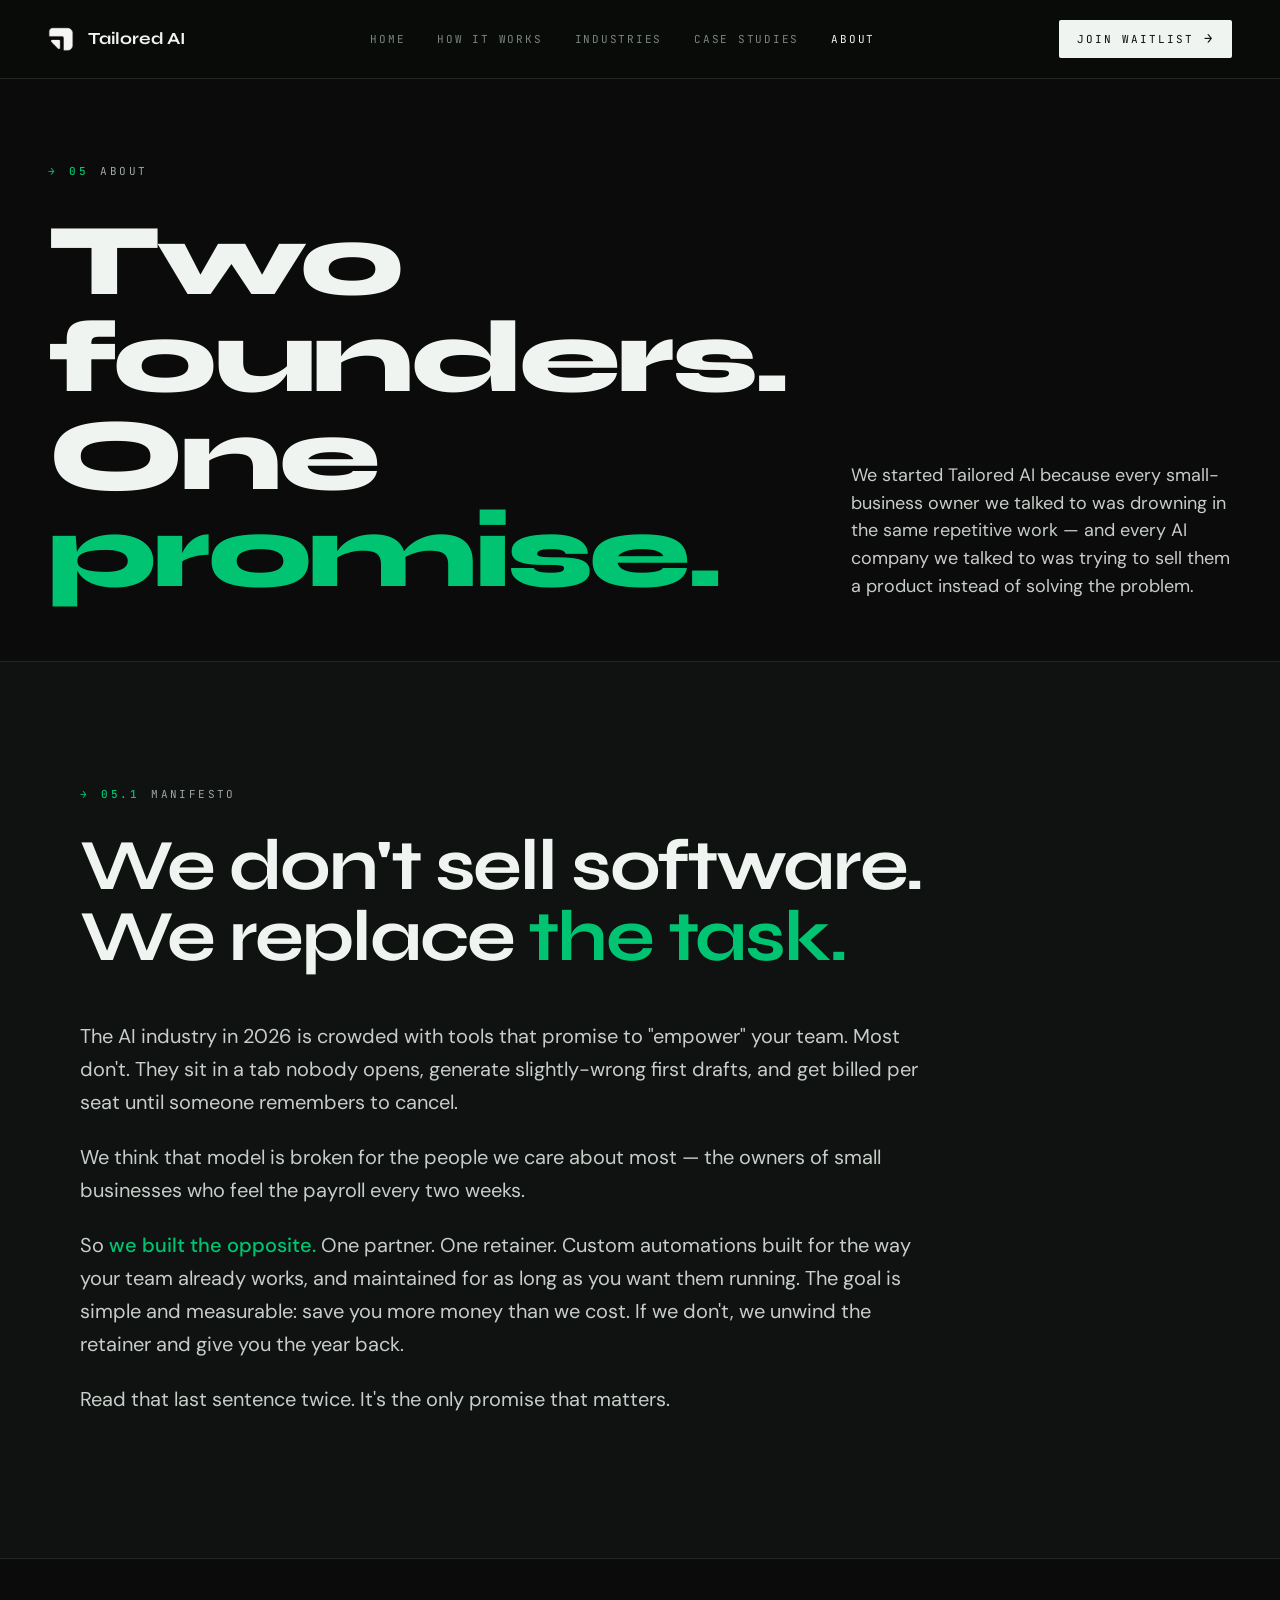
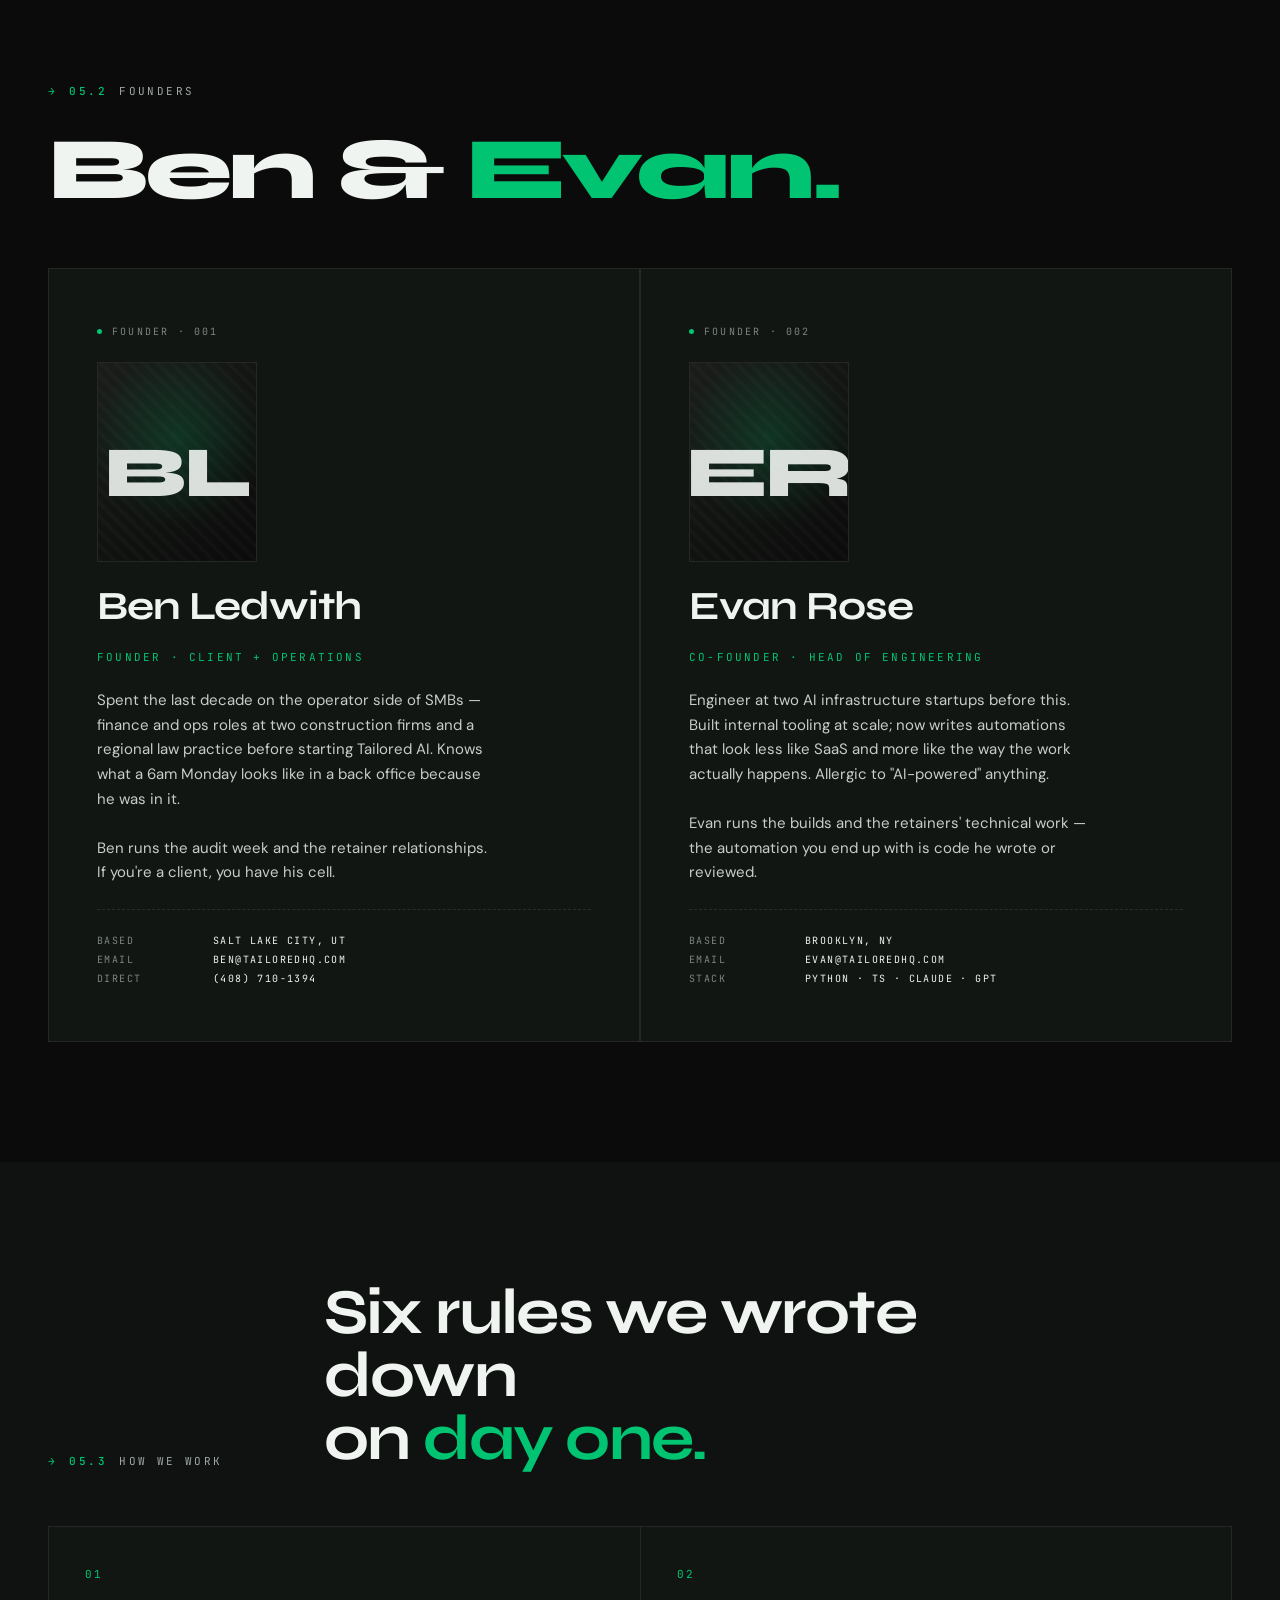
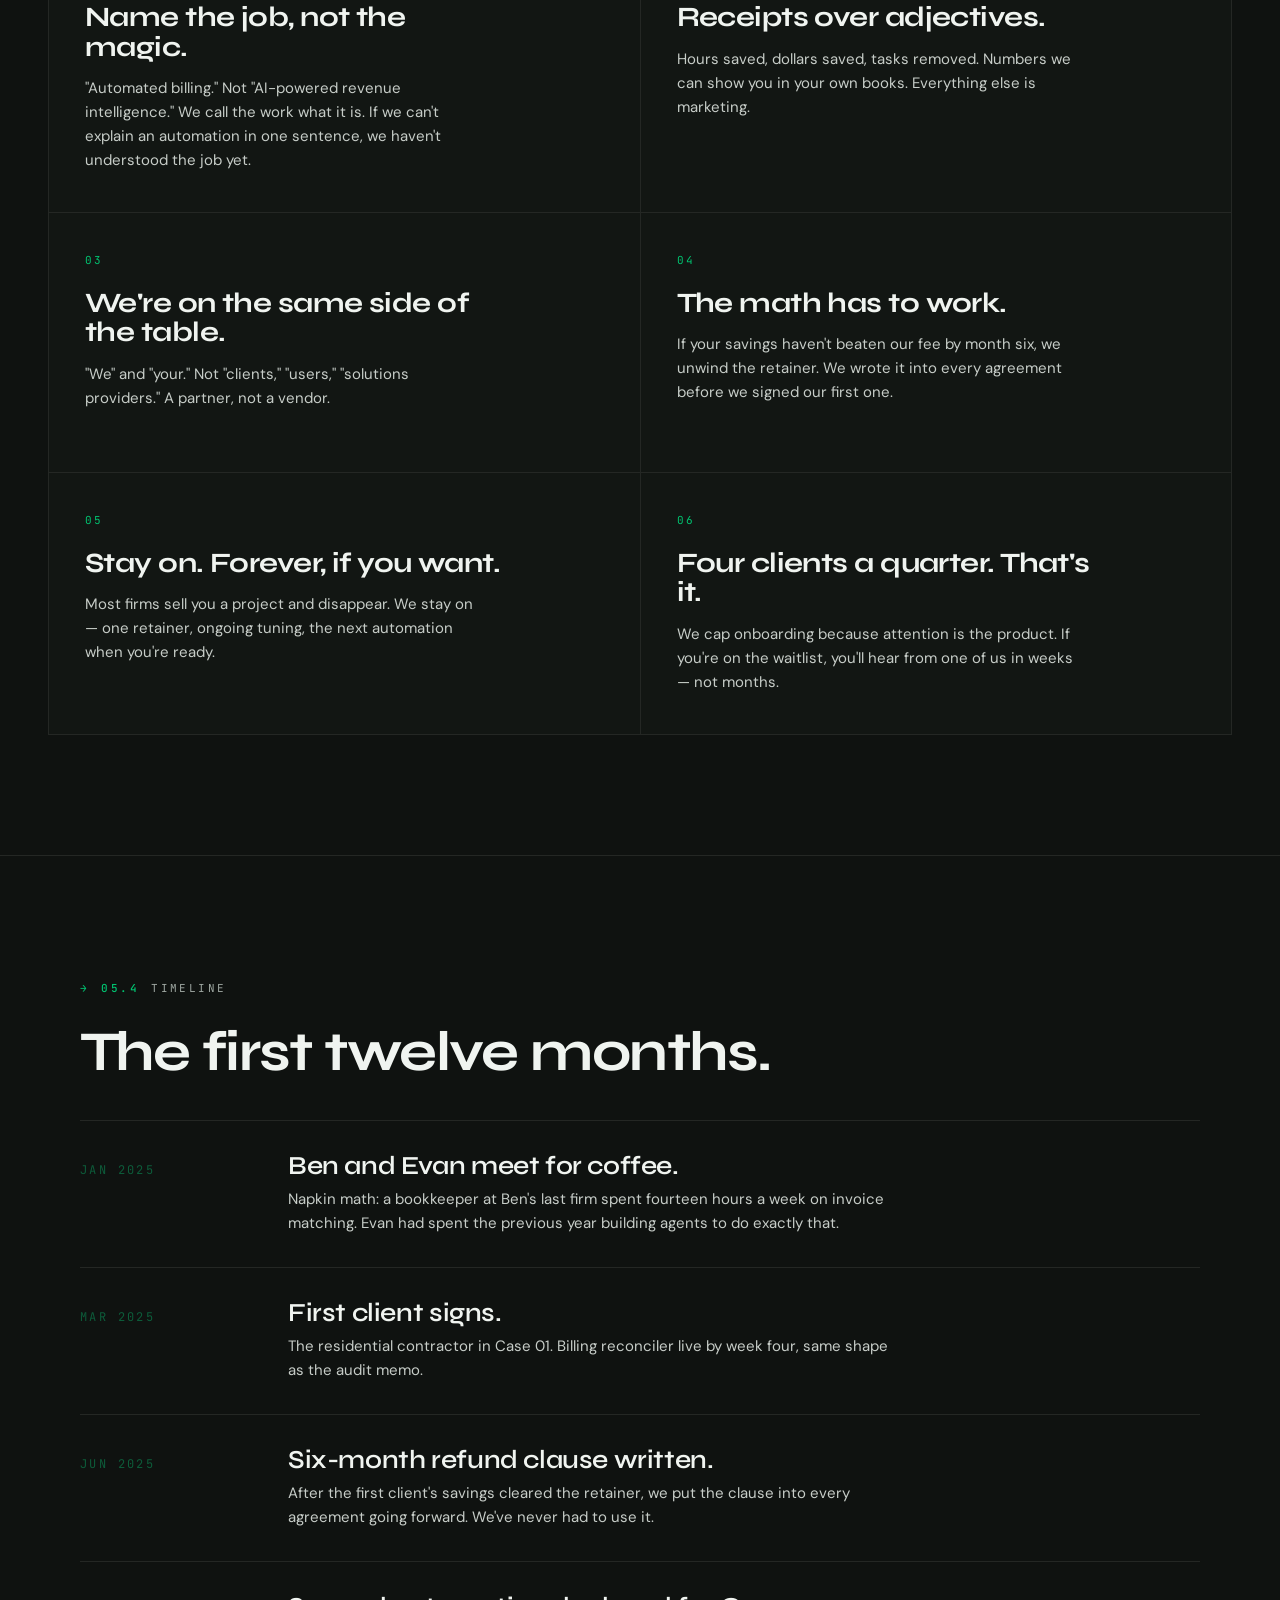
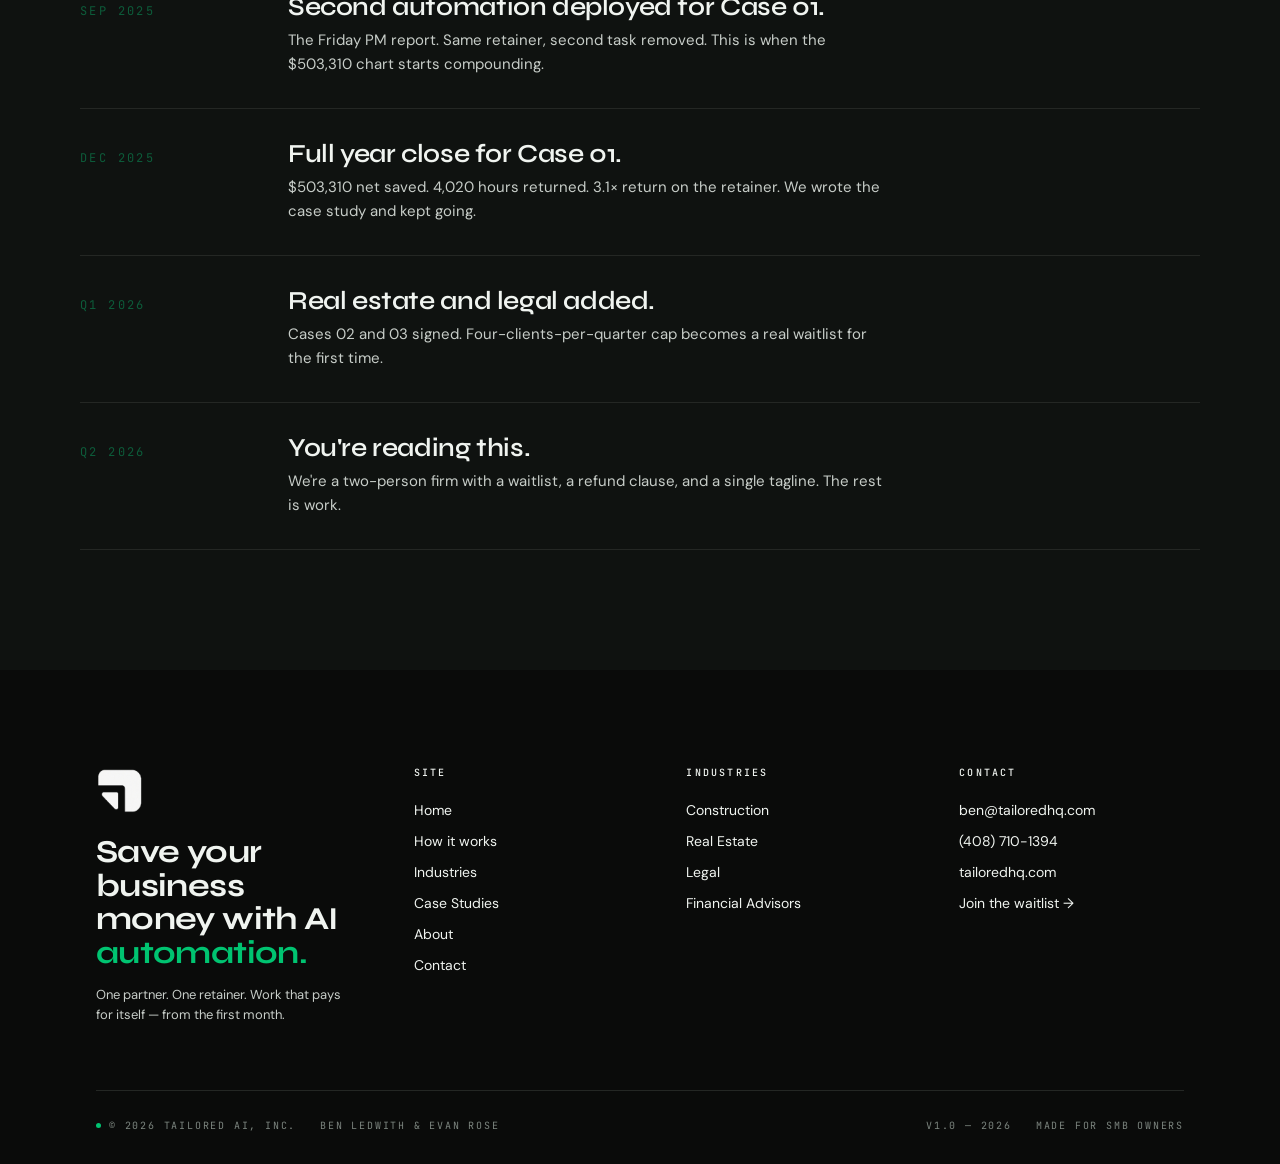
<file: About.html>
<!doctype html>
<html lang="en">
<head>
<meta charset="utf-8">
<meta name="viewport" content="width=device-width,initial-scale=1">
<title>About — Tailored AI</title>
<link rel="preconnect" href="https://fonts.googleapis.com">
<link rel="preconnect" href="https://fonts.gstatic.com" crossorigin>
<link href="https://fonts.googleapis.com/css2?family=Syne:wght@500;600;700;800&family=DM+Sans:wght@400;500;600&family=JetBrains+Mono:wght@400;500&display=swap" rel="stylesheet">
<link rel="stylesheet" href="styles/site.css?v=5">
<link rel="stylesheet" href="styles/dark-override.css?v=1">
<style>
  .page-hero{background:var(--off-white);padding:80px 48px 60px;border-bottom:1px solid var(--rule)}
  .page-hero-inner{max-width:1360px;margin:0 auto;display:grid;grid-template-columns:1fr 1fr;gap:64px;align-items:end}
  .page-hero h1{font-family:'Syne',sans-serif;font-weight:800;font-size:clamp(64px,8vw,124px);line-height:.95;letter-spacing:-.035em}
  .page-hero h1 em{font-style:normal;color:var(--forest)}
  .page-hero p{font-size:18px;line-height:1.55;color:var(--text-muted);max-width:46ch;margin-top:20px}

  .manifesto{padding:120px 48px;background:var(--pure-white);border-bottom:1px solid var(--rule)}
  .manifesto-wrap{max-width:1120px;margin:0 auto}
  .manifesto h2{font-family:'Syne',sans-serif;font-weight:700;font-size:72px;line-height:.98;letter-spacing:-.03em;max-width:16ch;color:var(--near-black);margin-bottom:48px}
  .manifesto h2 em{font-style:normal;color:var(--forest)}
  .manifesto p{font-size:20px;line-height:1.65;color:var(--charcoal);margin-bottom:22px;max-width:60ch}
  .manifesto p em{font-style:normal;color:var(--forest);font-weight:500}

  .founders{padding:120px 48px;background:var(--near-black);color:var(--soft-white)}
  .founders-wrap{max-width:1360px;margin:0 auto}
  .founders h2{font-family:'Syne',sans-serif;font-weight:800;font-size:88px;letter-spacing:-.035em;line-height:.95;color:var(--soft-white);margin-bottom:56px;max-width:14ch}
  .founders h2 em{font-style:normal;color:var(--mint)}
  .founders-grid{display:grid;grid-template-columns:1fr 1fr;gap:2px;background:var(--rule-dark);border:1px solid var(--rule-dark)}
  .founder{background:#0f1210;padding:56px 48px;display:flex;flex-direction:column;gap:24px;min-height:520px}
  .founder .fp-portrait{
    width:160px;height:200px;background:linear-gradient(140deg,#1a1d1a,#0a0b0a);
    border:1px solid var(--rule-dark);position:relative;overflow:hidden;
  }
  .founder .fp-portrait::before{
    content:"";position:absolute;inset:0;
    background:
      radial-gradient(circle at 50% 38%, rgba(0,196,113,.18), transparent 60%),
      repeating-linear-gradient(45deg, rgba(255,255,255,.02) 0 4px, transparent 4px 10px);
  }
  .founder .fp-portrait::after{
    content:attr(data-initials);position:absolute;left:50%;top:55%;transform:translate(-50%,-50%);
    font-family:'Syne',sans-serif;font-weight:800;font-size:72px;color:var(--soft-white);letter-spacing:-.03em;opacity:.9;
  }
  .founder .fp-tag{font-family:'JetBrains Mono',monospace;font-size:10px;letter-spacing:.22em;text-transform:uppercase;color:#7c857f;display:flex;gap:10px;align-items:center}
  .founder .fp-tag .dot{width:5px;height:5px;background:var(--mint);border-radius:50%}
  .founder h3{font-family:'Syne',sans-serif;font-weight:700;font-size:40px;letter-spacing:-.025em;line-height:1;color:var(--soft-white)}
  .founder .fp-role{font-family:'JetBrains Mono',monospace;font-size:11px;letter-spacing:.2em;text-transform:uppercase;color:var(--mint)}
  .founder p{font-size:15px;color:#c7cdc8;line-height:1.65;max-width:40ch}
  .founder dl{display:grid;grid-template-columns:100px 1fr;gap:6px 16px;margin-top:auto;padding-top:24px;border-top:1px dashed #2a2d2a;font-family:'JetBrains Mono',monospace;font-size:10px;letter-spacing:.14em;text-transform:uppercase}
  .founder dt{color:#7c857f}
  .founder dd{color:var(--soft-white)}

  .values{padding:120px 48px;background:var(--off-white)}
  .values-wrap{max-width:1360px;margin:0 auto}
  .values-head{display:grid;grid-template-columns:220px 1fr;gap:56px;align-items:end;margin-bottom:56px}
  .values-head h2{font-family:'Syne',sans-serif;font-weight:700;font-size:64px;letter-spacing:-.028em;line-height:.98;max-width:14ch}
  .values-head h2 em{font-style:normal;color:var(--forest)}
  .v-grid{display:grid;grid-template-columns:repeat(2,1fr);gap:0;border-top:1px solid var(--rule);border-left:1px solid var(--rule)}
  .v-cell{padding:40px 36px;border-right:1px solid var(--rule);border-bottom:1px solid var(--rule);background:var(--pure-white);display:flex;flex-direction:column;gap:14px;min-height:260px}
  .v-cell .vc-n{font-family:'JetBrains Mono',monospace;font-size:11px;letter-spacing:.22em;color:var(--forest)}
  .v-cell h4{font-family:'Syne',sans-serif;font-weight:700;font-size:28px;letter-spacing:-.02em;line-height:1.05;color:var(--near-black);margin-top:8px;max-width:20ch}
  .v-cell p{font-size:15px;line-height:1.6;color:var(--text-muted);max-width:40ch}

  .timeline2{padding:120px 48px;background:var(--pure-white);border-top:1px solid var(--rule)}
  .t2-wrap{max-width:1120px;margin:0 auto}
  .t2-list{display:flex;flex-direction:column;border-top:1px solid var(--rule)}
  .t2-item{display:grid;grid-template-columns:160px 1fr;gap:48px;padding:32px 0;border-bottom:1px solid var(--rule);align-items:baseline}
  .t2-item .t2-d{font-family:'JetBrains Mono',monospace;font-size:12px;letter-spacing:.2em;text-transform:uppercase;color:var(--forest)}
  .t2-item h4{font-family:'Syne',sans-serif;font-weight:600;font-size:26px;letter-spacing:-.015em;color:var(--near-black);margin-bottom:8px}
  .t2-item p{font-size:15px;color:var(--text-muted);line-height:1.6;max-width:60ch}

  @media (max-width:1100px){
    .page-hero-inner,.founders-grid,.v-grid,.values-head,.t2-item{grid-template-columns:1fr}
  }
</style>
</head>
<body data-page="about">
<div class="site">
  <div data-slot="nav"></div>

  <section class="page-hero">
    <div class="page-hero-inner">
      <div>
        <span class="eyebrow"><span class="num">05</span> About</span>
        <h1 style="margin-top:32px">Two founders.<br>One <em>promise.</em></h1>
      </div>
      <div>
        <p>We started Tailored AI because every small-business owner we talked to was drowning in the same repetitive work — and every AI company we talked to was trying to sell them a product instead of solving the problem.</p>
      </div>
    </div>
  </section>

  <section class="manifesto">
    <div class="manifesto-wrap">
      <span class="eyebrow"><span class="num">05.1</span> Manifesto</span>
      <h2 style="margin-top:28px">We don't sell software.<br>We replace <em>the task.</em></h2>
      <p>The AI industry in 2026 is crowded with tools that promise to "empower" your team. Most don't. They sit in a tab nobody opens, generate slightly-wrong first drafts, and get billed per seat until someone remembers to cancel.</p>
      <p>We think that model is broken for the people we care about most — the owners of small businesses who feel the payroll every two weeks.</p>
      <p>So <em>we built the opposite.</em> One partner. One retainer. Custom automations built for the way your team already works, and maintained for as long as you want them running. The goal is simple and measurable: save you more money than we cost. If we don't, we unwind the retainer and give you the year back.</p>
      <p>Read that last sentence twice. It's the only promise that matters.</p>
    </div>
  </section>

  <section class="founders">
    <div class="founders-wrap">
      <span class="eyebrow" style="color:#7c857f"><span class="num" style="color:var(--mint)">05.2</span> Founders</span>
      <h2 style="margin-top:28px">Ben &amp;&nbsp;<em>Evan.</em></h2>

      <div class="founders-grid">
        <div class="founder">
          <div class="fp-tag"><span class="dot"></span><span>Founder · 001</span></div>
          <div class="fp-portrait" data-initials="BL"></div>
          <h3>Ben Ledwith</h3>
          <div class="fp-role">Founder · Client + Operations</div>
          <p>Spent the last decade on the operator side of SMBs — finance and ops roles at two construction firms and a regional law practice before starting Tailored AI. Knows what a 6am Monday looks like in a back office because he was in it.</p>
          <p>Ben runs the audit week and the retainer relationships. If you're a client, you have his cell.</p>
          <dl>
            <dt>Based</dt><dd>Salt Lake City, UT</dd>
            <dt>Email</dt><dd>ben@tailoredhq.com</dd>
            <dt>Direct</dt><dd>(408) 710-1394</dd>
          </dl>
        </div>
        <div class="founder">
          <div class="fp-tag"><span class="dot"></span><span>Founder · 002</span></div>
          <div class="fp-portrait" data-initials="ER"></div>
          <h3>Evan Rose</h3>
          <div class="fp-role">Co-founder · Head of Engineering</div>
          <p>Engineer at two AI infrastructure startups before this. Built internal tooling at scale; now writes automations that look less like SaaS and more like the way the work actually happens. Allergic to "AI-powered" anything.</p>
          <p>Evan runs the builds and the retainers' technical work — the automation you end up with is code he wrote or reviewed.</p>
          <dl>
            <dt>Based</dt><dd>Brooklyn, NY</dd>
            <dt>Email</dt><dd>evan@tailoredhq.com</dd>
            <dt>Stack</dt><dd>Python · TS · Claude · GPT</dd>
          </dl>
        </div>
      </div>
    </div>
  </section>

  <section class="values">
    <div class="values-wrap">
      <div class="values-head">
        <div><span class="eyebrow"><span class="num">05.3</span> How we work</span></div>
        <div>
          <h2>Six rules we wrote down<br>on <em>day one.</em></h2>
        </div>
      </div>

      <div class="v-grid">
        <div class="v-cell">
          <span class="vc-n">01</span>
          <h4>Name the job, not the magic.</h4>
          <p>"Automated billing." Not "AI-powered revenue intelligence." We call the work what it is. If we can't explain an automation in one sentence, we haven't understood the job yet.</p>
        </div>
        <div class="v-cell">
          <span class="vc-n">02</span>
          <h4>Receipts over adjectives.</h4>
          <p>Hours saved, dollars saved, tasks removed. Numbers we can show you in your own books. Everything else is marketing.</p>
        </div>
        <div class="v-cell">
          <span class="vc-n">03</span>
          <h4>We're on the same side of the table.</h4>
          <p>"We" and "your." Not "clients," "users," "solutions providers." A partner, not a vendor.</p>
        </div>
        <div class="v-cell">
          <span class="vc-n">04</span>
          <h4>The math has to work.</h4>
          <p>If your savings haven't beaten our fee by month six, we unwind the retainer. We wrote it into every agreement before we signed our first one.</p>
        </div>
        <div class="v-cell">
          <span class="vc-n">05</span>
          <h4>Stay on. Forever, if you want.</h4>
          <p>Most firms sell you a project and disappear. We stay on — one retainer, ongoing tuning, the next automation when you're ready.</p>
        </div>
        <div class="v-cell">
          <span class="vc-n">06</span>
          <h4>Four clients a quarter. That's it.</h4>
          <p>We cap onboarding because attention is the product. If you're on the waitlist, you'll hear from one of us in weeks — not months.</p>
        </div>
      </div>
    </div>
  </section>

  <section class="timeline2">
    <div class="t2-wrap">
      <span class="eyebrow"><span class="num">05.4</span> Timeline</span>
      <h2 style="font-family:'Syne',sans-serif;font-weight:700;font-size:56px;letter-spacing:-.028em;line-height:.98;margin-top:28px;margin-bottom:40px">The first twelve months.</h2>
      <div class="t2-list">
        <div class="t2-item"><span class="t2-d">Jan 2025</span><div><h4>Ben and Evan meet for coffee.</h4><p>Napkin math: a bookkeeper at Ben's last firm spent fourteen hours a week on invoice matching. Evan had spent the previous year building agents to do exactly that.</p></div></div>
        <div class="t2-item"><span class="t2-d">Mar 2025</span><div><h4>First client signs.</h4><p>The residential contractor in Case 01. Billing reconciler live by week four, same shape as the audit memo.</p></div></div>
        <div class="t2-item"><span class="t2-d">Jun 2025</span><div><h4>Six-month refund clause written.</h4><p>After the first client's savings cleared the retainer, we put the clause into every agreement going forward. We've never had to use it.</p></div></div>
        <div class="t2-item"><span class="t2-d">Sep 2025</span><div><h4>Second automation deployed for Case 01.</h4><p>The Friday PM report. Same retainer, second task removed. This is when the $503,310 chart starts compounding.</p></div></div>
        <div class="t2-item"><span class="t2-d">Dec 2025</span><div><h4>Full year close for Case 01.</h4><p>$503,310 net saved. 4,020 hours returned. 3.1× return on the retainer. We wrote the case study and kept going.</p></div></div>
        <div class="t2-item"><span class="t2-d">Q1 2026</span><div><h4>Real estate and legal added.</h4><p>Cases 02 and 03 signed. Four-clients-per-quarter cap becomes a real waitlist for the first time.</p></div></div>
        <div class="t2-item"><span class="t2-d">Q2 2026</span><div><h4>You're reading this.</h4><p>We're a two-person firm with a waitlist, a refund clause, and a single tagline. The rest is work.</p></div></div>
      </div>
    </div>
  </section>

  <div data-slot="footer"></div>
</div>
<script src="scripts/site.js?v=4"></script>
</body>
</html>
</file>
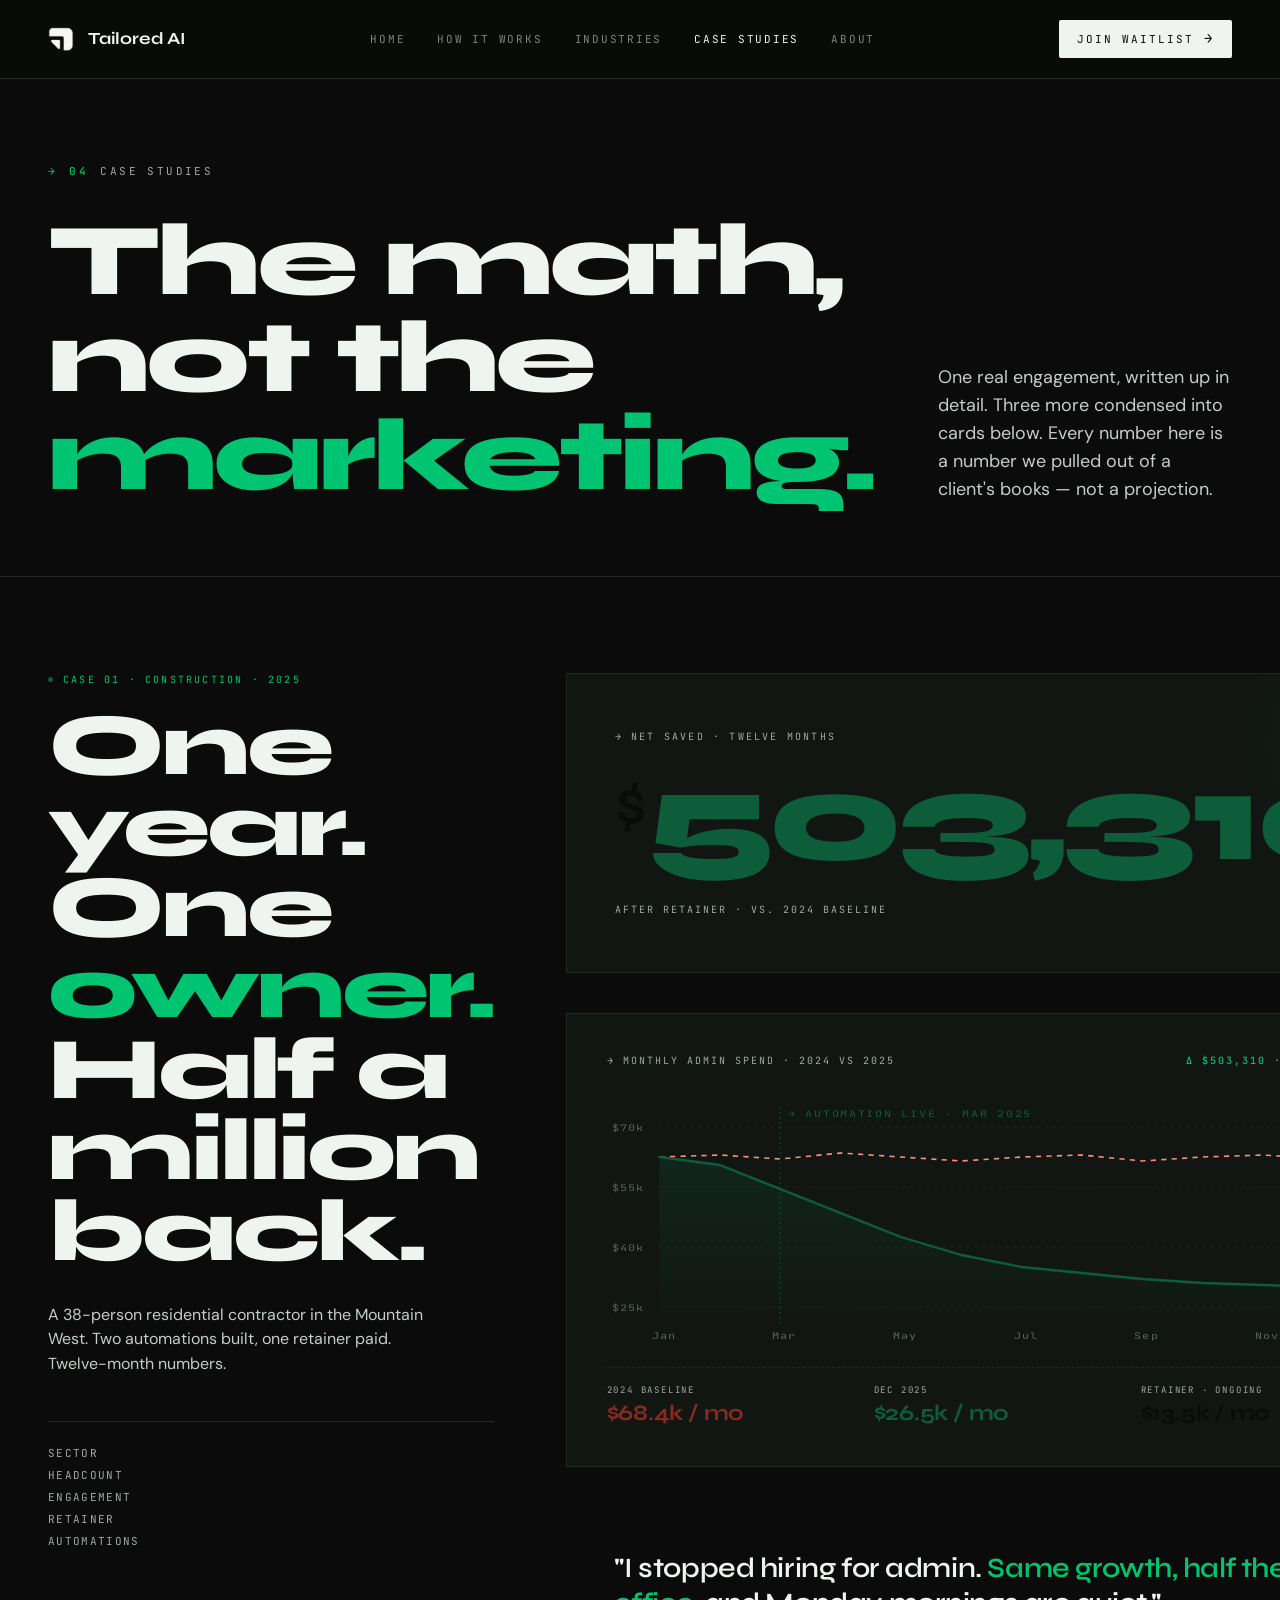
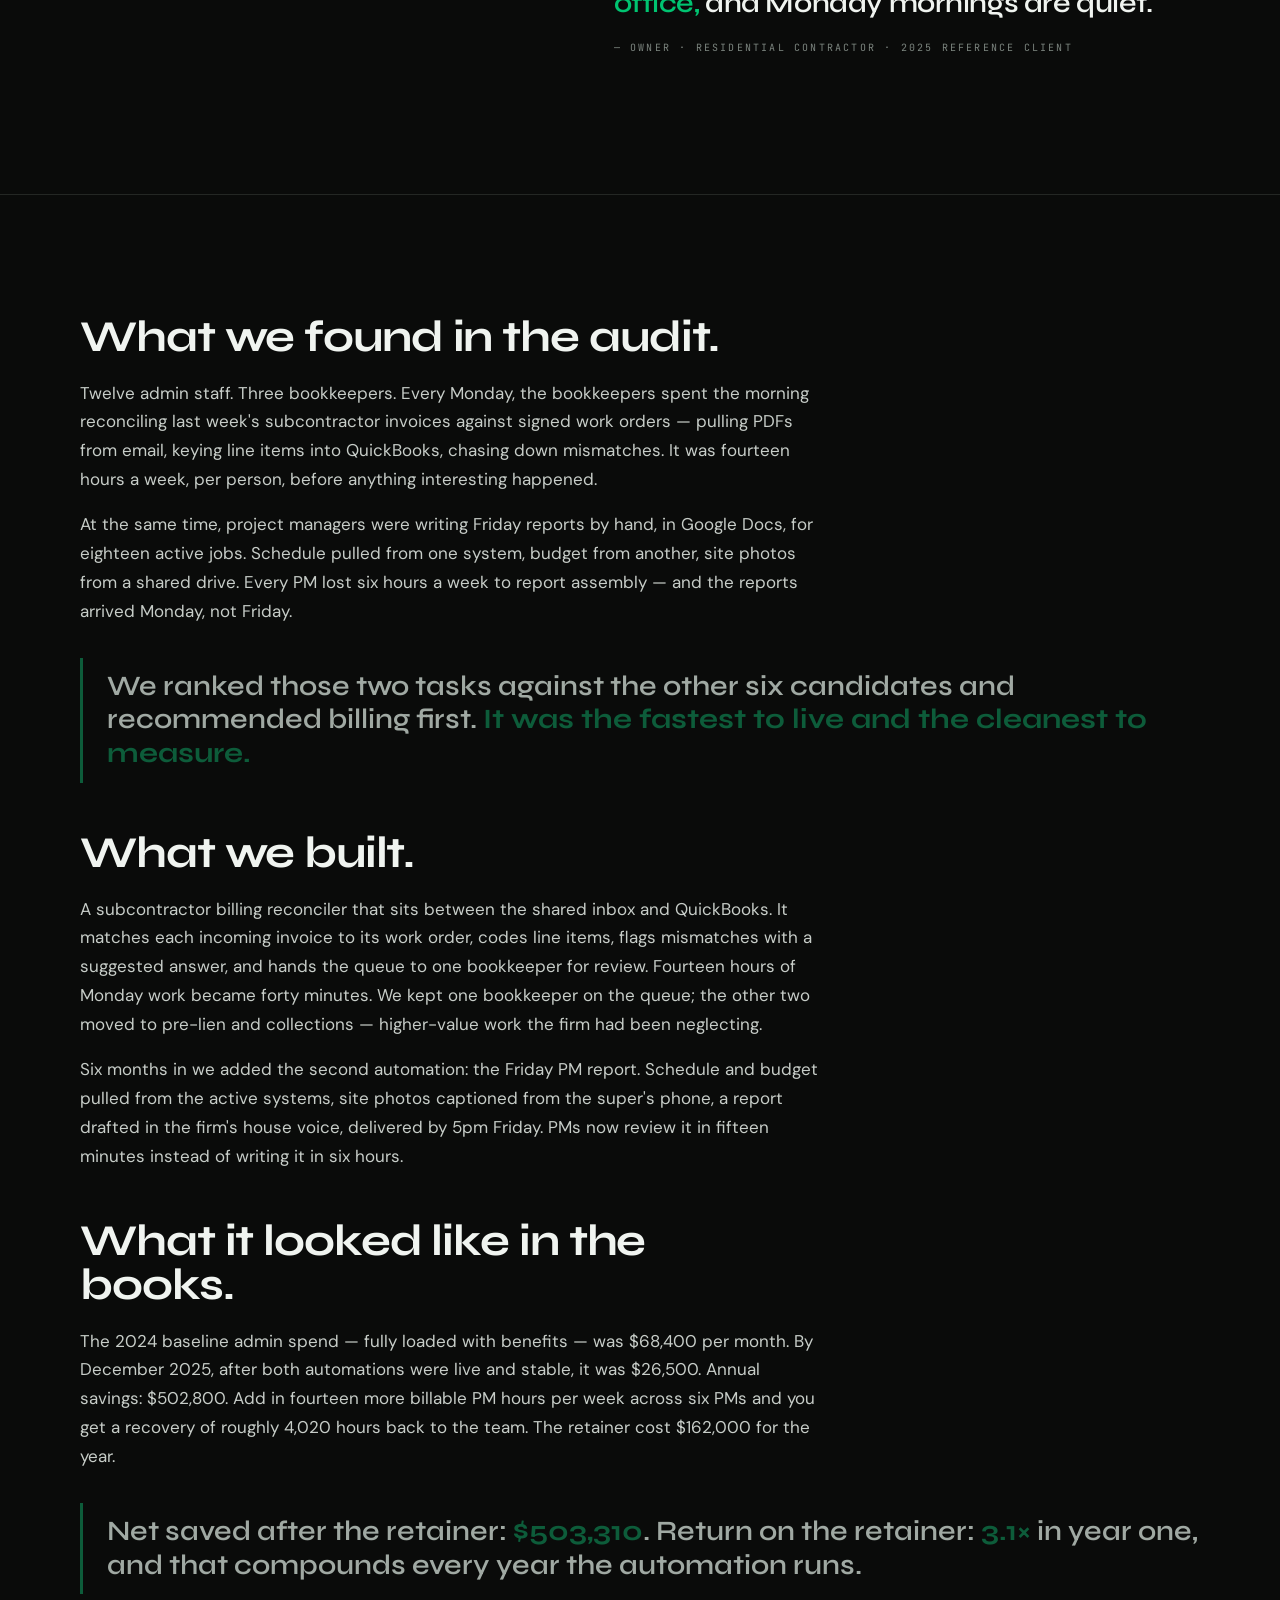
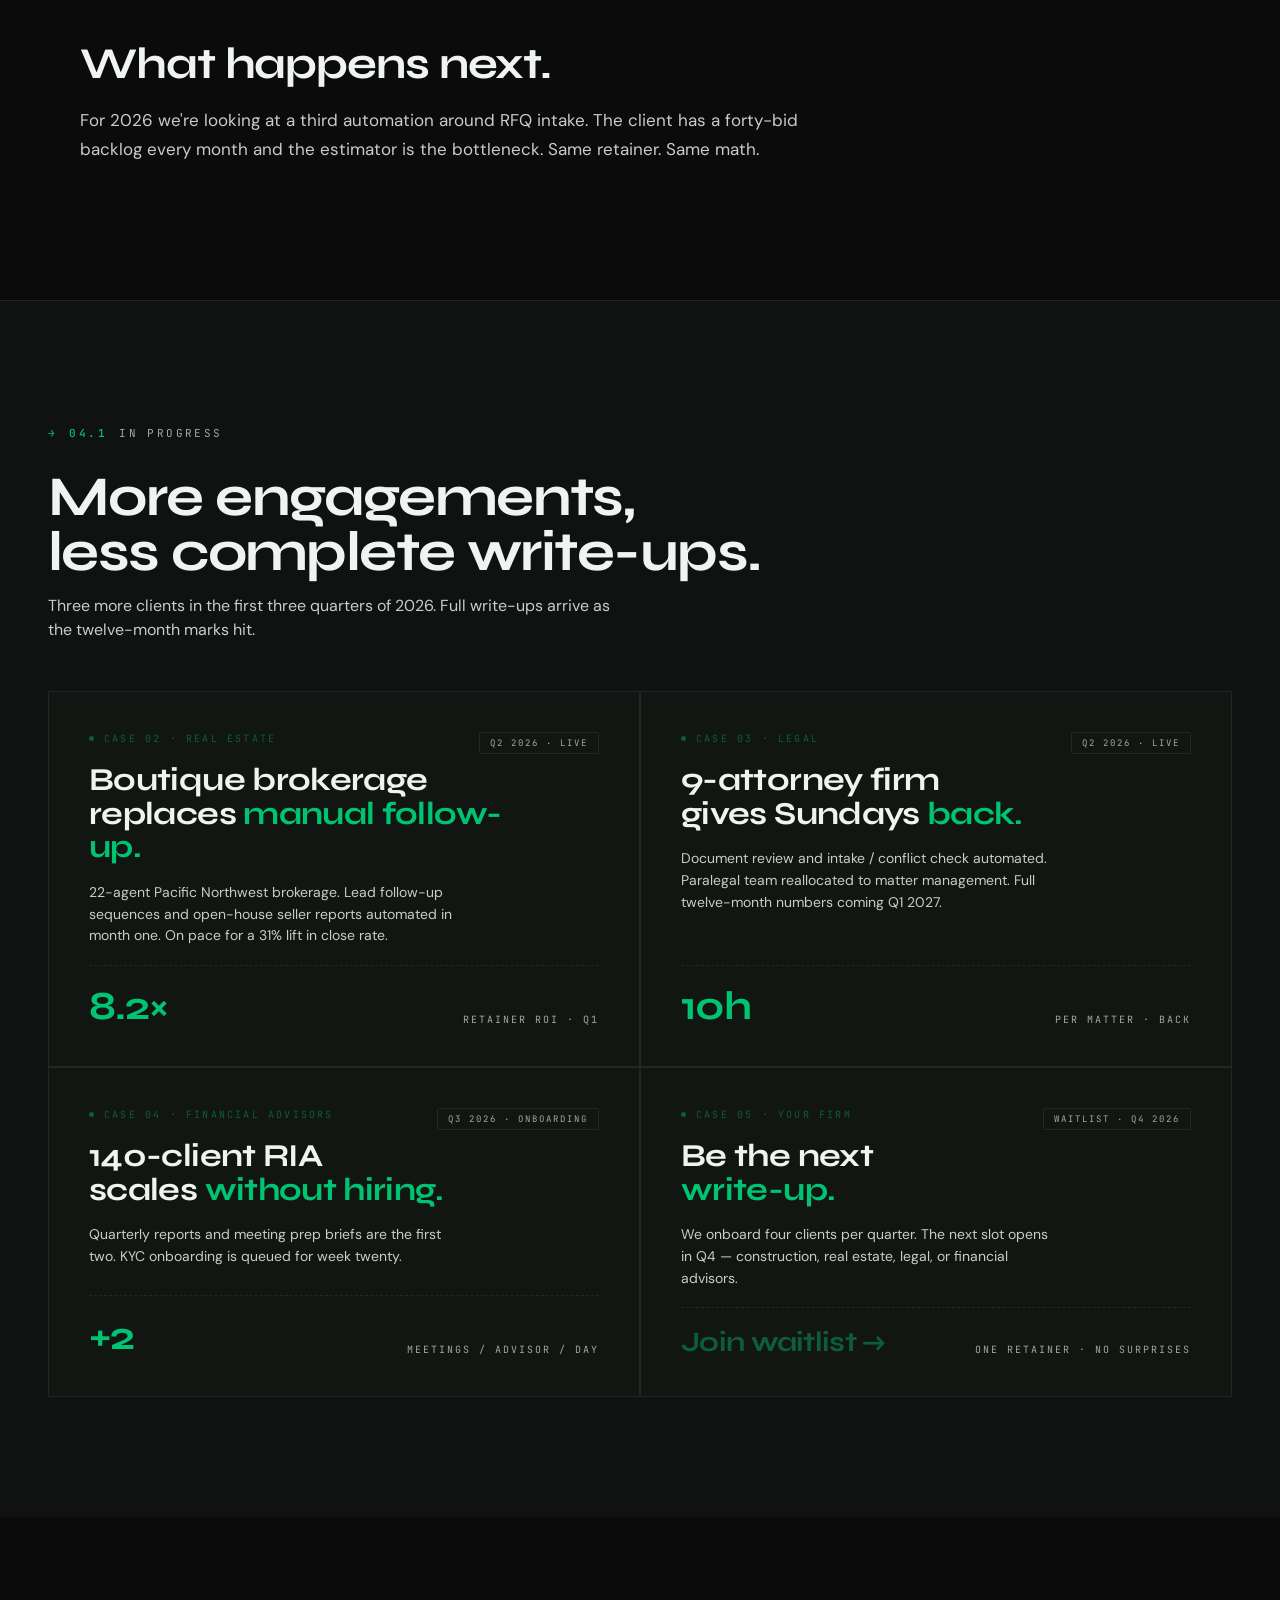
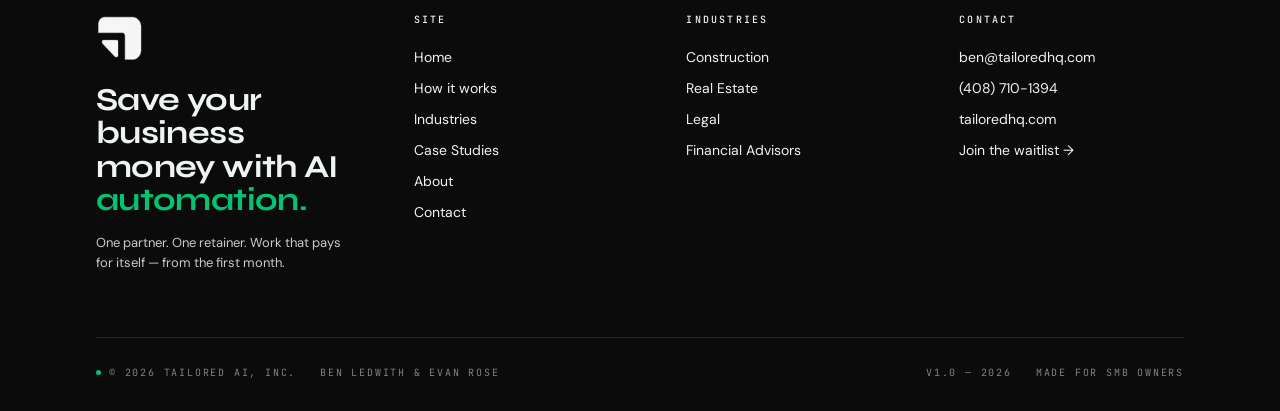
<file: Case-Studies.html>
<!doctype html>
<html lang="en">
<head>
<meta charset="utf-8">
<meta name="viewport" content="width=device-width,initial-scale=1">
<title>Case Studies — Tailored AI</title>
<link rel="preconnect" href="https://fonts.googleapis.com">
<link rel="preconnect" href="https://fonts.gstatic.com" crossorigin>
<link href="https://fonts.googleapis.com/css2?family=Syne:wght@500;600;700;800&family=DM+Sans:wght@400;500;600&family=JetBrains+Mono:wght@400;500&display=swap" rel="stylesheet">
<link rel="stylesheet" href="styles/site.css?v=5">
<link rel="stylesheet" href="styles/dark-override.css?v=1">
<style>
  .page-hero{background:var(--near-black);color:var(--soft-white);padding:80px 48px 72px;border-bottom:1px solid var(--rule-dark)}
  .page-hero-inner{max-width:1360px;margin:0 auto;display:grid;grid-template-columns:1fr 1fr;gap:64px;align-items:end}
  .page-hero h1{font-family:'Syne',sans-serif;font-weight:800;font-size:clamp(64px,8vw,124px);line-height:.95;letter-spacing:-.035em;color:var(--soft-white)}
  .page-hero h1 em{font-style:normal;color:var(--mint)}
  .page-hero p{font-size:18px;line-height:1.55;color:#a0a9a3;max-width:46ch;margin-top:20px}
  .page-hero .eyebrow{color:#7c857f}
  .page-hero .eyebrow .num,.page-hero .eyebrow::before{color:var(--mint)}

  .cs-feat{padding:0;background:var(--off-white);border-bottom:1px solid var(--rule)}
  .cs-feat-inner{max-width:1360px;margin:0 auto;padding:96px 48px;display:grid;grid-template-columns:1fr 1.2fr;gap:72px;align-items:start}
  .cs-feat-left{position:sticky;top:96px;display:flex;flex-direction:column;gap:20px}
  .cs-feat-left .cs-id{font-family:'JetBrains Mono',monospace;font-size:10px;letter-spacing:.22em;text-transform:uppercase;color:var(--forest);display:flex;gap:10px;align-items:center}
  .cs-feat-left .cs-id .dot{width:5px;height:5px;background:var(--forest);border-radius:50%}
  .cs-feat-left h2{font-family:'Syne',sans-serif;font-weight:800;font-size:88px;letter-spacing:-.035em;line-height:.92;color:var(--near-black)}
  .cs-feat-left h2 em{font-style:normal;color:var(--forest)}
  .cs-feat-left .cs-sub{font-size:16px;color:var(--text-muted);line-height:1.55;max-width:36ch;margin-top:10px}
  .cs-feat-left dl{display:grid;grid-template-columns:120px 1fr;gap:8px 16px;font-family:'JetBrains Mono',monospace;font-size:11px;letter-spacing:.12em;text-transform:uppercase;margin-top:24px;padding-top:24px;border-top:1px solid var(--rule)}
  .cs-feat-left dt{color:var(--text-muted)}
  .cs-feat-left dd{color:var(--near-black);font-weight:500}

  .cs-feat-right{display:flex;flex-direction:column;gap:40px}
  .cs-hero-num{
    background:var(--pure-white);border:1px solid var(--rule);padding:56px 48px;
    display:flex;flex-direction:column;gap:16px;position:relative;overflow:hidden;
  }
  .cs-hero-num::before{content:"";position:absolute;right:-80px;top:-80px;width:300px;height:300px;border-radius:50%;background:radial-gradient(circle,rgba(13,92,58,.08),transparent 65%)}
  .cs-hero-num .chn-lbl{font-family:'JetBrains Mono',monospace;font-size:10px;letter-spacing:.22em;text-transform:uppercase;color:var(--text-muted)}
  .cs-hero-num .chn-big{font-family:'Syne',sans-serif;font-weight:800;font-size:clamp(88px,10vw,144px);letter-spacing:-.04em;line-height:.92;color:var(--forest);position:relative}
  .cs-hero-num .chn-big .dollar{font-size:.5em;vertical-align:.5em;color:var(--near-black);margin-right:.08em;font-weight:500}
  .cs-hero-num .chn-note{font-family:'JetBrains Mono',monospace;font-size:10px;letter-spacing:.2em;text-transform:uppercase;color:var(--text-muted);margin-top:10px}

  .cs-chart{background:var(--pure-white);border:1px solid var(--rule);padding:40px}
  .cs-chart .cc-head{display:flex;justify-content:space-between;margin-bottom:20px;font-family:'JetBrains Mono',monospace;font-size:10px;letter-spacing:.2em;text-transform:uppercase;color:var(--text-muted)}
  .cs-chart .cc-head b{color:var(--forest);font-weight:500}
  .cs-chart svg{width:100%;height:260px;display:block}
  .cs-chart .cc-legend{display:grid;grid-template-columns:1fr 1fr 1fr;gap:14px;margin-top:20px;padding-top:16px;border-top:1px dashed var(--rule)}
  .cs-chart .cc-legend div{display:flex;flex-direction:column;gap:4px}
  .cs-chart .cc-legend .k{font-family:'JetBrains Mono',monospace;font-size:9px;letter-spacing:.2em;text-transform:uppercase;color:var(--text-muted)}
  .cs-chart .cc-legend .v{font-family:'Syne',sans-serif;font-weight:700;font-size:22px;color:var(--near-black);letter-spacing:-.01em}
  .cs-chart .cc-legend .v.pos{color:var(--forest)}
  .cs-chart .cc-legend .v.neg{color:#8a2a1e}

  .cs-quote{background:var(--near-black);color:var(--soft-white);padding:44px 48px}
  .cs-quote blockquote{font-family:'Syne',sans-serif;font-weight:600;font-size:28px;letter-spacing:-.015em;line-height:1.25;color:var(--soft-white)}
  .cs-quote blockquote em{font-style:normal;color:var(--mint)}
  .cs-quote .cq-byline{margin-top:20px;font-family:'JetBrains Mono',monospace;font-size:10px;letter-spacing:.22em;text-transform:uppercase;color:#7c857f;display:flex;gap:10px;align-items:center}

  .cs-body{padding:120px 48px;background:var(--pure-white)}
  .cs-body-wrap{max-width:1120px;margin:0 auto}
  .cs-body-wrap h3{font-family:'Syne',sans-serif;font-weight:700;font-size:44px;letter-spacing:-.025em;line-height:1;color:var(--near-black);margin-top:48px;margin-bottom:20px;max-width:20ch}
  .cs-body-wrap h3:first-child{margin-top:0}
  .cs-body-wrap p{font-size:17px;line-height:1.7;color:var(--charcoal);margin-bottom:16px;max-width:62ch}
  .cs-body-wrap .pullnum{
    border-left:3px solid var(--forest);padding:12px 0 12px 24px;margin:32px 0;
    font-family:'Syne',sans-serif;font-size:28px;font-weight:600;line-height:1.2;color:var(--near-black);
  }
  .cs-body-wrap .pullnum b{color:var(--forest);font-weight:700}

  .cs-more{background:var(--off-white);padding:120px 48px;border-top:1px solid var(--rule)}
  .cs-more-wrap{max-width:1360px;margin:0 auto}
  .cs-cards{display:grid;grid-template-columns:1fr 1fr;gap:2px;background:var(--rule);border:1px solid var(--rule);margin-top:48px}
  .cs-card{background:var(--pure-white);padding:40px;display:flex;flex-direction:column;gap:18px;min-height:320px;position:relative}
  .cs-card .csc-tag{font-family:'JetBrains Mono',monospace;font-size:10px;letter-spacing:.22em;text-transform:uppercase;color:var(--forest);display:flex;gap:10px;align-items:center}
  .cs-card .csc-tag .dot{width:5px;height:5px;background:var(--forest);border-radius:50%}
  .cs-card h3{font-family:'Syne',sans-serif;font-weight:700;font-size:32px;letter-spacing:-.02em;line-height:1.05;color:var(--near-black);max-width:18ch}
  .cs-card h3 em{font-style:normal;color:var(--forest)}
  .cs-card p{font-size:14px;color:var(--text-muted);line-height:1.55;max-width:38ch}
  .cs-card .csc-num{margin-top:auto;display:flex;justify-content:space-between;align-items:end;padding-top:20px;border-top:1px dashed var(--rule)}
  .cs-card .csc-num .n{font-family:'Syne',sans-serif;font-weight:700;font-size:40px;letter-spacing:-.025em;color:var(--forest);line-height:1}
  .cs-card .csc-num .k{font-family:'JetBrains Mono',monospace;font-size:10px;letter-spacing:.2em;text-transform:uppercase;color:var(--text-muted)}
  .cs-card .csc-status{position:absolute;top:40px;right:40px;font-family:'JetBrains Mono',monospace;font-size:9px;letter-spacing:.22em;text-transform:uppercase;color:var(--text-muted);padding:4px 10px;border:1px solid var(--rule);border-radius:2px}

  @media (max-width:1100px){
    .page-hero-inner,.cs-feat-inner,.cs-cards{grid-template-columns:1fr}
    .cs-feat-left{position:static}
  }
</style>
</head>
<body data-page="cases" class="nav-dark">
<div class="site">
  <div data-slot="nav"></div>

  <section class="page-hero">
    <div class="page-hero-inner">
      <div>
        <span class="eyebrow"><span class="num">04</span> Case Studies</span>
        <h1 style="margin-top:32px">The math,<br>not the <em>marketing.</em></h1>
      </div>
      <div>
        <p>One real engagement, written up in detail. Three more condensed into cards below. Every number here is a number we pulled out of a client's books — not a projection.</p>
      </div>
    </div>
  </section>

  <!-- Featured case -->
  <section class="cs-feat">
    <div class="cs-feat-inner">
      <div class="cs-feat-left">
        <div class="cs-id"><span class="dot"></span><span>Case 01 · Construction · 2025</span></div>
        <h2>One year.<br>One <em>owner.</em><br>Half a million back.</h2>
        <p class="cs-sub">A 38-person residential contractor in the Mountain West. Two automations built, one retainer paid. Twelve-month numbers.</p>
        <dl>
          <dt>Sector</dt><dd>Construction · residential</dd>
          <dt>Headcount</dt><dd>38 total · 12 admin</dd>
          <dt>Engagement</dt><dd>Jan — Dec 2025</dd>
          <dt>Retainer</dt><dd>$13,500 / mo</dd>
          <dt>Automations</dt><dd>Billing, reporting</dd>
        </dl>
      </div>

      <div class="cs-feat-right">
        <div class="cs-hero-num">
          <span class="chn-lbl">→ Net saved · twelve months</span>
          <span class="chn-big"><span class="dollar">$</span>503,310</span>
          <span class="chn-note">After retainer · vs. 2024 baseline</span>
        </div>

        <div class="cs-chart">
          <div class="cc-head">
            <span>→ Monthly admin spend · 2024 vs 2025</span>
            <span><b>Δ $503,310</b> · twelve months</span>
          </div>
          <svg viewBox="0 0 600 260" preserveAspectRatio="none">
            <defs>
              <linearGradient id="cs1" x1="0" x2="0" y1="0" y2="1">
                <stop offset="0%" stop-color="#0D5C3A" stop-opacity=".22"/>
                <stop offset="100%" stop-color="#0D5C3A" stop-opacity="0"/>
              </linearGradient>
            </defs>
            <!-- gridlines -->
            <g stroke="#E2E8E2" stroke-dasharray="2 4">
              <line x1="40" y1="40" x2="600" y2="40"/>
              <line x1="40" y1="100" x2="600" y2="100"/>
              <line x1="40" y1="160" x2="600" y2="160"/>
              <line x1="40" y1="220" x2="600" y2="220"/>
            </g>
            <!-- y labels -->
            <g font-family="JetBrains Mono" font-size="9" fill="#5A6360" letter-spacing="1">
              <text x="4" y="44">$70k</text>
              <text x="4" y="104">$55k</text>
              <text x="4" y="164">$40k</text>
              <text x="4" y="224">$25k</text>
            </g>
            <!-- 2024 baseline (red-ish) -->
            <path d="M40,70 L86,68 L132,72 L178,66 L224,70 L270,74 L316,70 L362,68 L408,74 L454,70 L500,68 L546,72"
                  fill="none" stroke="#ff8b7a" stroke-width="1.6" stroke-dasharray="4 4"/>
            <!-- 2025 line (green) -->
            <path d="M40,70 L86,78 L132,102 L178,126 L224,150 L270,168 L316,180 L362,186 L408,192 L454,196 L500,198 L546,200"
                  fill="none" stroke="#0D5C3A" stroke-width="2.4" stroke-linecap="round" stroke-linejoin="round"/>
            <path d="M40,70 L86,78 L132,102 L178,126 L224,150 L270,168 L316,180 L362,186 L408,192 L454,196 L500,198 L546,200 L546,240 L40,240 Z" fill="url(#cs1)"/>
            <!-- start automation marker -->
            <line x1="132" y1="20" x2="132" y2="240" stroke="#0D5C3A" stroke-width="1" stroke-dasharray="2 3" opacity=".6"/>
            <text x="138" y="30" font-family="JetBrains Mono" font-size="9" fill="#0D5C3A" letter-spacing="1.5">→ AUTOMATION LIVE · MAR 2025</text>
            <!-- month ticks -->
            <g font-family="JetBrains Mono" font-size="9" fill="#5A6360" letter-spacing="1">
              <text x="34" y="252">Jan</text>
              <text x="126" y="252">Mar</text>
              <text x="218" y="252">May</text>
              <text x="310" y="252">Jul</text>
              <text x="402" y="252">Sep</text>
              <text x="494" y="252">Nov</text>
            </g>
          </svg>
          <div class="cc-legend">
            <div><span class="k">2024 baseline</span><span class="v neg">$68.4k / mo</span></div>
            <div><span class="k">Dec 2025</span><span class="v pos">$26.5k / mo</span></div>
            <div><span class="k">Retainer · ongoing</span><span class="v">$13.5k / mo</span></div>
          </div>
        </div>

        <div class="cs-quote">
          <blockquote>
            "I stopped hiring for admin. <em>Same growth, half the back office,</em> and Monday mornings are quiet."
          </blockquote>
          <div class="cq-byline"><span>— Owner · residential contractor · 2025 reference client</span></div>
        </div>
      </div>
    </div>
  </section>

  <!-- Body -->
  <section class="cs-body">
    <div class="cs-body-wrap">
      <h3>What we found in the audit.</h3>
      <p>Twelve admin staff. Three bookkeepers. Every Monday, the bookkeepers spent the morning reconciling last week's subcontractor invoices against signed work orders — pulling PDFs from email, keying line items into QuickBooks, chasing down mismatches. It was fourteen hours a week, per person, before anything interesting happened.</p>
      <p>At the same time, project managers were writing Friday reports by hand, in Google Docs, for eighteen active jobs. Schedule pulled from one system, budget from another, site photos from a shared drive. Every PM lost six hours a week to report assembly — and the reports arrived Monday, not Friday.</p>
      <div class="pullnum">We ranked those two tasks against the other six candidates and recommended billing first. <b>It was the fastest to live and the cleanest to measure.</b></div>

      <h3>What we built.</h3>
      <p>A subcontractor billing reconciler that sits between the shared inbox and QuickBooks. It matches each incoming invoice to its work order, codes line items, flags mismatches with a suggested answer, and hands the queue to one bookkeeper for review. Fourteen hours of Monday work became forty minutes. We kept one bookkeeper on the queue; the other two moved to pre-lien and collections — higher-value work the firm had been neglecting.</p>
      <p>Six months in we added the second automation: the Friday PM report. Schedule and budget pulled from the active systems, site photos captioned from the super's phone, a report drafted in the firm's house voice, delivered by 5pm Friday. PMs now review it in fifteen minutes instead of writing it in six hours.</p>

      <h3>What it looked like in the books.</h3>
      <p>The 2024 baseline admin spend — fully loaded with benefits — was $68,400 per month. By December 2025, after both automations were live and stable, it was $26,500. Annual savings: $502,800. Add in fourteen more billable PM hours per week across six PMs and you get a recovery of roughly 4,020 hours back to the team. The retainer cost $162,000 for the year.</p>
      <div class="pullnum">Net saved after the retainer: <b>$503,310</b>. Return on the retainer: <b>3.1×</b> in year one, and that compounds every year the automation runs.</div>

      <h3>What happens next.</h3>
      <p>For 2026 we're looking at a third automation around RFQ intake. The client has a forty-bid backlog every month and the estimator is the bottleneck. Same retainer. Same math.</p>
    </div>
  </section>

  <!-- More cases -->
  <section class="cs-more">
    <div class="cs-more-wrap">
      <span class="eyebrow"><span class="num">04.1</span> In progress</span>
      <h2 style="font-size:56px;margin-top:28px;letter-spacing:-.028em;line-height:.98;max-width:20ch">More engagements,<br>less complete write-ups.</h2>
      <p style="color:var(--text-muted);max-width:52ch;font-size:16px;line-height:1.55;margin-top:14px">Three more clients in the first three quarters of 2026. Full write-ups arrive as the twelve-month marks hit.</p>

      <div class="cs-cards">
        <div class="cs-card">
          <span class="csc-status">Q2 2026 · live</span>
          <div class="csc-tag"><span class="dot"></span><span>Case 02 · Real Estate</span></div>
          <h3>Boutique brokerage<br>replaces <em>manual follow-up.</em></h3>
          <p>22-agent Pacific Northwest brokerage. Lead follow-up sequences and open-house seller reports automated in month one. On pace for a 31% lift in close rate.</p>
          <div class="csc-num"><span class="n">8.2×</span><span class="k">Retainer ROI · Q1</span></div>
        </div>
        <div class="cs-card">
          <span class="csc-status">Q2 2026 · live</span>
          <div class="csc-tag"><span class="dot"></span><span>Case 03 · Legal</span></div>
          <h3>9-attorney firm<br>gives Sundays <em>back.</em></h3>
          <p>Document review and intake / conflict check automated. Paralegal team reallocated to matter management. Full twelve-month numbers coming Q1 2027.</p>
          <div class="csc-num"><span class="n">10h</span><span class="k">Per matter · back</span></div>
        </div>
        <div class="cs-card">
          <span class="csc-status">Q3 2026 · onboarding</span>
          <div class="csc-tag"><span class="dot"></span><span>Case 04 · Financial Advisors</span></div>
          <h3>140-client RIA<br>scales <em>without hiring.</em></h3>
          <p>Quarterly reports and meeting prep briefs are the first two. KYC onboarding is queued for week twenty.</p>
          <div class="csc-num"><span class="n">+2</span><span class="k">Meetings / advisor / day</span></div>
        </div>
        <div class="cs-card">
          <span class="csc-status">Waitlist · Q4 2026</span>
          <div class="csc-tag"><span class="dot"></span><span>Case 05 · Your firm</span></div>
          <h3>Be the next<br><em>write-up.</em></h3>
          <p>We onboard four clients per quarter. The next slot opens in Q4 — construction, real estate, legal, or financial advisors.</p>
          <div class="csc-num"><span class="n" style="font-size:28px"><a href="Contact.html" style="color:var(--forest)">Join waitlist →</a></span><span class="k">One retainer · no surprises</span></div>
        </div>
      </div>
    </div>
  </section>

  <div data-slot="footer"></div>
</div>
<script src="scripts/site.js?v=4"></script>
</body>
</html>
</file>
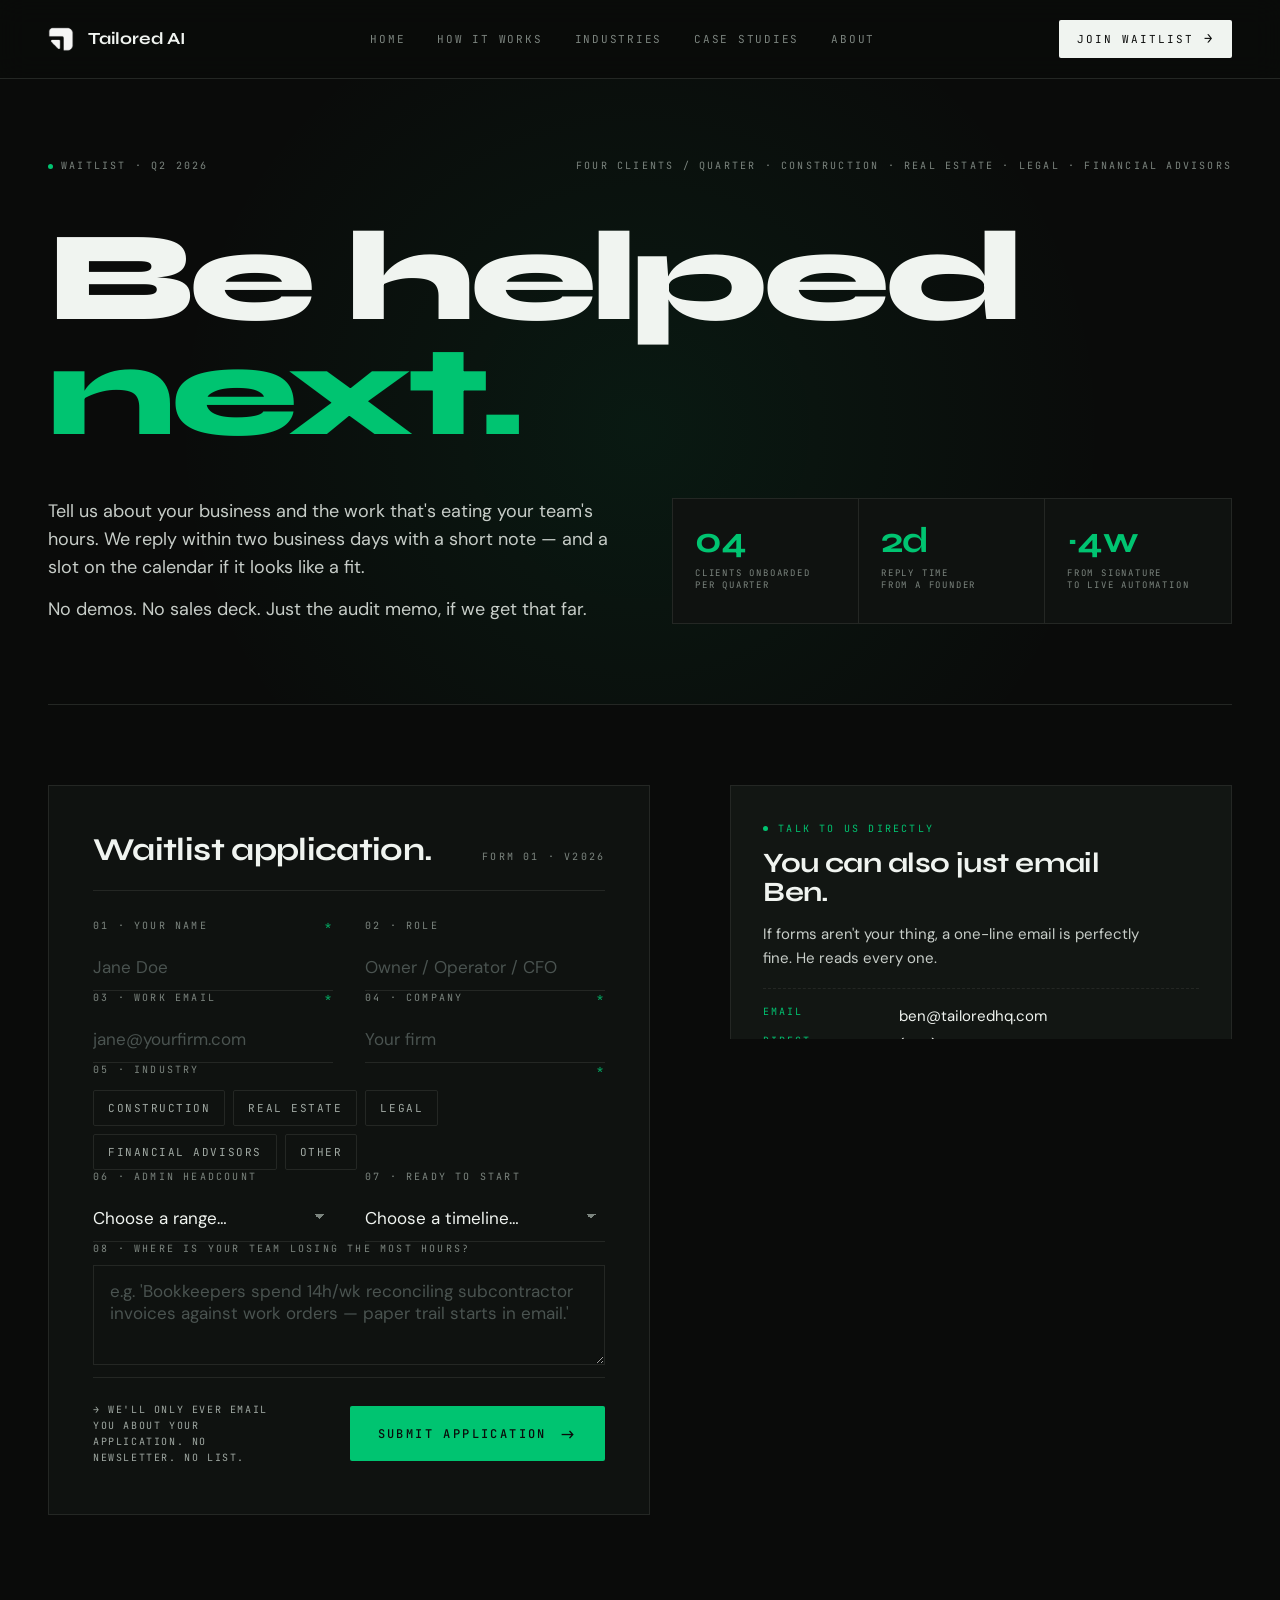
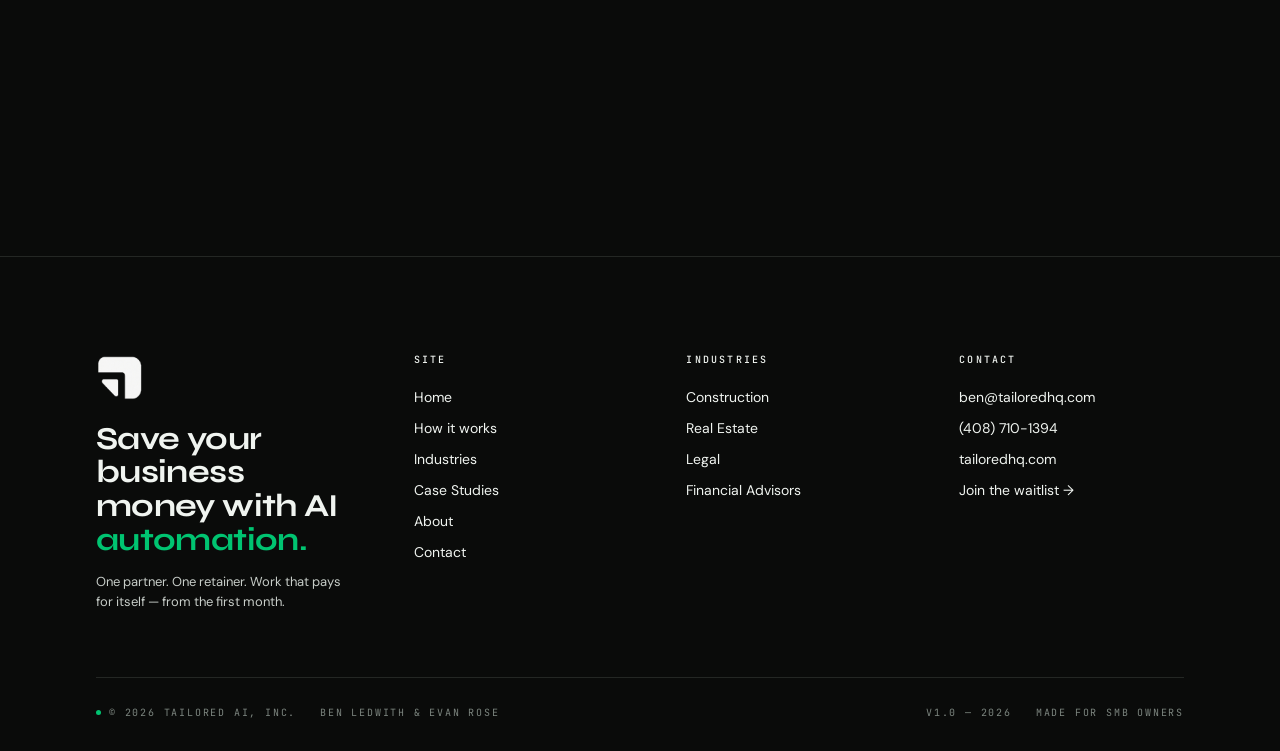
<file: Contact.html>
<!doctype html>
<html lang="en">
<head>
<meta charset="utf-8">
<meta name="viewport" content="width=device-width,initial-scale=1">
<title>Join the waitlist — Tailored AI</title>
<link rel="preconnect" href="https://fonts.googleapis.com">
<link rel="preconnect" href="https://fonts.gstatic.com" crossorigin>
<link href="https://fonts.googleapis.com/css2?family=Syne:wght@500;600;700;800&family=DM+Sans:wght@400;500;600&family=JetBrains+Mono:wght@400;500&display=swap" rel="stylesheet">
<link rel="stylesheet" href="styles/site.css?v=5">
<link rel="stylesheet" href="styles/dark-override.css?v=1">
<style>
  /* === Page === */
  .contact-page{background:var(--near-black);color:var(--soft-white);min-height:100vh}
  .contact-page .eyebrow{color:#7c857f}
  .contact-page .eyebrow .num,.contact-page .eyebrow::before{color:var(--mint)}

  .ct-hero{
    padding:80px 48px 0;position:relative;overflow:hidden;
  }
  .ct-hero::before{
    content:"";position:absolute;left:50%;top:-200px;width:1100px;height:1100px;transform:translateX(-50%);
    background:radial-gradient(circle,rgba(0,196,113,.08),transparent 60%);pointer-events:none;
  }
  .ct-hero-inner{max-width:1360px;margin:0 auto;position:relative}
  .ct-hero-inner .rail{
    display:flex;justify-content:space-between;align-items:center;
    font-family:'JetBrains Mono',monospace;font-size:10px;letter-spacing:.22em;text-transform:uppercase;color:#7c857f;
    margin-bottom:48px;
  }
  .ct-hero-inner .rail .dot{width:5px;height:5px;background:var(--mint);border-radius:50%;display:inline-block;margin-right:8px;animation:pulse 2s infinite}
  .ct-hero-inner h1{
    font-family:'Syne',sans-serif;font-weight:800;
    font-size:clamp(72px,10vw,172px);line-height:.9;letter-spacing:-.04em;
    max-width:14ch;
  }
  .ct-hero-inner h1 em{font-style:normal;color:var(--mint)}
  .ct-hero-inner .sub{
    display:grid;grid-template-columns:1fr 1fr;gap:64px;margin-top:48px;padding-bottom:80px;
    border-bottom:1px solid var(--rule-dark);
  }
  .ct-hero-inner .sub p{font-size:18px;line-height:1.55;color:#a0a9a3;max-width:48ch}
  .ct-hero-inner .sub .numbox{
    display:grid;grid-template-columns:1fr 1fr 1fr;gap:0;border:1px solid var(--rule-dark);background:#0f1210;
  }
  .ct-hero-inner .sub .numbox > div{padding:24px 22px;border-right:1px solid var(--rule-dark);display:flex;flex-direction:column;gap:8px}
  .ct-hero-inner .sub .numbox > div:last-child{border-right:0}
  .ct-hero-inner .sub .numbox .n{font-family:'Syne',sans-serif;font-weight:700;font-size:36px;letter-spacing:-.02em;color:var(--mint);line-height:1}
  .ct-hero-inner .sub .numbox .k{font-family:'JetBrains Mono',monospace;font-size:9px;letter-spacing:.2em;text-transform:uppercase;color:#7c857f}

  /* === Main layout === */
  .ct-main{
    max-width:1360px;margin:0 auto;padding:80px 48px 120px;
    display:grid;grid-template-columns:1.2fr 1fr;gap:80px;align-items:start;position:relative;
  }

  /* === Form === */
  .ct-form{
    background:#0f1210;border:1px solid var(--rule-dark);padding:48px 44px;
    display:flex;flex-direction:column;gap:28px;
  }
  .ct-form .form-head{display:flex;justify-content:space-between;align-items:baseline;padding-bottom:24px;border-bottom:1px solid var(--rule-dark)}
  .ct-form .form-head h2{font-family:'Syne',sans-serif;font-weight:700;font-size:32px;letter-spacing:-.02em;color:var(--soft-white)}
  .ct-form .form-head .code{font-family:'JetBrains Mono',monospace;font-size:10px;letter-spacing:.22em;text-transform:uppercase;color:#7c857f}

  .field{display:flex;flex-direction:column;gap:10px}
  .field label{
    font-family:'JetBrains Mono',monospace;font-size:10px;letter-spacing:.22em;text-transform:uppercase;color:#7c857f;
    display:flex;justify-content:space-between;align-items:center;
  }
  .field label .req{color:var(--mint)}
  .field input,.field select,.field textarea{
    background:transparent;border:0;border-bottom:1px solid var(--rule-dark);
    padding:14px 0 12px;color:var(--soft-white);font-size:17px;font-family:'DM Sans',sans-serif;
    transition:border-color .2s;
  }
  .field input:focus,.field select:focus,.field textarea:focus{outline:none;border-bottom-color:var(--mint)}
  .field input::placeholder,.field textarea::placeholder{color:#4a5350}
  .field select{appearance:none;-webkit-appearance:none;background-image:linear-gradient(45deg,transparent 50%,#7c857f 50%),linear-gradient(135deg,#7c857f 50%,transparent 50%);background-position:calc(100% - 14px) 50%,calc(100% - 9px) 50%;background-size:5px 5px;background-repeat:no-repeat;padding-right:28px;cursor:pointer}
  .field select option{background:#0f1210;color:var(--soft-white)}
  .field textarea{min-height:100px;resize:vertical;border:1px solid var(--rule-dark);padding:14px 16px}

  .fieldrow{display:grid;grid-template-columns:1fr 1fr;gap:32px}

  .chipgroup{display:flex;flex-wrap:wrap;gap:8px;margin-top:4px}
  .chipgroup button{
    background:transparent;border:1px solid var(--rule-dark);color:#a0a9a3;
    font-family:'JetBrains Mono',monospace;font-size:11px;letter-spacing:.14em;text-transform:uppercase;
    padding:10px 14px;border-radius:2px;transition:all .2s;
  }
  .chipgroup button:hover{border-color:#4a5350;color:var(--soft-white)}
  .chipgroup button.on{background:var(--mint);color:var(--near-black);border-color:var(--mint)}

  .form-foot{
    display:flex;justify-content:space-between;align-items:center;margin-top:12px;padding-top:24px;border-top:1px solid var(--rule-dark);gap:24px;flex-wrap:wrap;
  }
  .form-foot .fine{font-family:'JetBrains Mono',monospace;font-size:10px;letter-spacing:.16em;text-transform:uppercase;color:#7c857f;max-width:30ch;line-height:1.6}
  .btn-submit{
    background:var(--mint);color:var(--near-black);
    padding:18px 28px;
    font-family:'JetBrains Mono',monospace;font-size:12px;letter-spacing:.2em;text-transform:uppercase;font-weight:500;
    display:inline-flex;align-items:center;gap:14px;border-radius:2px;transition:all .2s;
  }
  .btn-submit:hover{background:var(--soft-white);transform:translateY(-1px)}
  .btn-submit .arrow{font-family:'Syne',sans-serif;font-size:16px}
  .btn-submit[disabled]{opacity:.45;cursor:not-allowed;transform:none}

  /* Success state */
  .success{
    display:none;flex-direction:column;gap:28px;min-height:520px;justify-content:center;text-align:left;
  }
  .success.on{display:flex}
  .ct-form.sent .form-live{display:none}
  .success .check{
    width:56px;height:56px;border-radius:50%;background:var(--mint);color:var(--near-black);
    display:flex;align-items:center;justify-content:center;font-family:'Syne',sans-serif;font-weight:800;font-size:32px;
  }
  .success h2{font-family:'Syne',sans-serif;font-weight:700;font-size:48px;letter-spacing:-.025em;line-height:1;color:var(--soft-white);max-width:16ch}
  .success h2 em{font-style:normal;color:var(--mint)}
  .success p{font-size:16px;line-height:1.6;color:#a0a9a3;max-width:46ch}
  .success .recap{
    display:grid;grid-template-columns:1fr 1fr;gap:0;border:1px solid var(--rule-dark);margin-top:16px;
  }
  .success .recap > div{padding:18px 22px;border-right:1px solid var(--rule-dark)}
  .success .recap > div:last-child{border-right:0}
  .success .recap .k{font-family:'JetBrains Mono',monospace;font-size:9px;letter-spacing:.22em;text-transform:uppercase;color:#7c857f}
  .success .recap .v{font-family:'Syne',sans-serif;font-weight:600;font-size:20px;color:var(--soft-white);margin-top:6px;letter-spacing:-.01em}

  /* === Aside === */
  .ct-aside{display:flex;flex-direction:column;gap:40px;position:sticky;top:96px}
  .ct-aside .ca-block{
    border:1px solid var(--rule-dark);padding:36px 32px;background:#0a0b0a;
    display:flex;flex-direction:column;gap:14px;
  }
  .ct-aside .ca-block .ca-tag{font-family:'JetBrains Mono',monospace;font-size:10px;letter-spacing:.22em;text-transform:uppercase;color:var(--mint);display:flex;align-items:center;gap:10px}
  .ct-aside .ca-block .ca-tag .dot{width:5px;height:5px;background:var(--mint);border-radius:50%}
  .ct-aside .ca-block h3{font-family:'Syne',sans-serif;font-weight:700;font-size:28px;letter-spacing:-.02em;color:var(--soft-white);line-height:1.05;max-width:18ch}
  .ct-aside .ca-block p{font-size:15px;color:#a0a9a3;line-height:1.6;max-width:38ch}

  .ca-contact{display:grid;grid-template-columns:120px 1fr;gap:8px 16px;margin-top:4px;padding-top:16px;border-top:1px dashed var(--rule-dark)}
  .ca-contact dt{font-family:'JetBrains Mono',monospace;font-size:10px;letter-spacing:.2em;text-transform:uppercase;color:#7c857f}
  .ca-contact dd a{font-size:15px;color:var(--soft-white);transition:color .2s}
  .ca-contact dd a:hover{color:var(--mint)}

  .ca-steps{display:flex;flex-direction:column;gap:18px}
  .ca-steps .cs-item{display:grid;grid-template-columns:36px 1fr;gap:14px;padding-bottom:18px;border-bottom:1px dashed var(--rule-dark)}
  .ca-steps .cs-item:last-child{border-bottom:0;padding-bottom:0}
  .ca-steps .cs-n{font-family:'JetBrains Mono',monospace;font-size:11px;letter-spacing:.18em;color:var(--mint)}
  .ca-steps .cs-txt h5{font-family:'Syne',sans-serif;font-weight:600;font-size:17px;color:var(--soft-white);letter-spacing:-.01em;margin-bottom:4px}
  .ca-steps .cs-txt p{font-size:13px;color:#a0a9a3;line-height:1.55;max-width:34ch;margin:0}

  /* Footer reset for dark page */
  .contact-page .footer{margin-top:0;border-top:1px solid var(--rule-dark)}

  @media (max-width:1100px){
    .ct-main{grid-template-columns:1fr;gap:48px;padding:48px 24px 80px}
    .ct-hero{padding:48px 24px 0}
    .ct-hero-inner .sub{grid-template-columns:1fr;gap:32px;padding-bottom:48px}
    .fieldrow{grid-template-columns:1fr}
    .ct-aside{position:static}
  }
</style>
</head>
<body data-page="contact" class="contact-page nav-dark">
<div class="site">
  <div data-slot="nav"></div>

  <section class="ct-hero">
    <div class="ct-hero-inner">
      <div class="rail">
        <span><span class="dot"></span>Waitlist · Q2 2026</span>
        <span>Four clients / quarter · Construction · Real Estate · Legal · Financial Advisors</span>
      </div>
      <h1>Be helped<br><em>next.</em></h1>
      <div class="sub">
        <div>
          <p>Tell us about your business and the work that's eating your team's hours. We reply within two business days with a short note — and a slot on the calendar if it looks like a fit.</p>
          <p style="margin-top:14px">No demos. No sales deck. Just the audit memo, if we get that far.</p>
        </div>
        <div class="numbox">
          <div>
            <span class="n">04</span>
            <span class="k">Clients onboarded<br>per quarter</span>
          </div>
          <div>
            <span class="n">2d</span>
            <span class="k">Reply time<br>from a founder</span>
          </div>
          <div>
            <span class="n">~4w</span>
            <span class="k">From signature<br>to live automation</span>
          </div>
        </div>
      </div>
    </div>
  </section>

  <section class="ct-main">
    <!-- FORM -->
    <form class="ct-form" id="waitlistForm" novalidate>
      <div class="form-head">
        <h2>Waitlist application.</h2>
        <span class="code">Form 01 · v2026</span>
      </div>

      <div class="form-live">
        <div class="fieldrow">
          <div class="field">
            <label><span>01 · Your name</span><span class="req">*</span></label>
            <input type="text" name="name" placeholder="Jane Doe" required>
          </div>
          <div class="field">
            <label><span>02 · Role</span></label>
            <input type="text" name="role" placeholder="Owner / Operator / CFO">
          </div>
        </div>

        <div class="fieldrow">
          <div class="field">
            <label><span>03 · Work email</span><span class="req">*</span></label>
            <input type="email" name="email" placeholder="jane@yourfirm.com" required>
          </div>
          <div class="field">
            <label><span>04 · Company</span><span class="req">*</span></label>
            <input type="text" name="company" placeholder="Your firm" required>
          </div>
        </div>

        <div class="field">
          <label><span>05 · Industry</span><span class="req">*</span></label>
          <div class="chipgroup" data-name="industry">
            <button type="button" data-v="construction">Construction</button>
            <button type="button" data-v="real-estate">Real Estate</button>
            <button type="button" data-v="legal">Legal</button>
            <button type="button" data-v="financial">Financial Advisors</button>
            <button type="button" data-v="other">Other</button>
          </div>
        </div>

        <div class="fieldrow">
          <div class="field">
            <label><span>06 · Admin headcount</span></label>
            <select name="headcount">
              <option value="">Choose a range…</option>
              <option>1–5 people</option>
              <option>6–15 people</option>
              <option>16–40 people</option>
              <option>40+ people</option>
            </select>
          </div>
          <div class="field">
            <label><span>07 · Ready to start</span></label>
            <select name="timing">
              <option value="">Choose a timeline…</option>
              <option>This quarter (Q2 2026)</option>
              <option>Next quarter (Q3 2026)</option>
              <option>Later in 2026</option>
              <option>Just exploring</option>
            </select>
          </div>
        </div>

        <div class="field">
          <label><span>08 · Where is your team losing the most hours?</span></label>
          <textarea name="pain" placeholder="e.g. 'Bookkeepers spend 14h/wk reconciling subcontractor invoices against work orders — paper trail starts in email.'"></textarea>
        </div>

        <div class="form-foot">
          <div class="fine">
            → We'll only ever email you about your application. No newsletter. No list.
          </div>
          <button class="btn-submit" type="submit" id="submitBtn">
            Submit application
            <span class="arrow">→</span>
          </button>
        </div>
      </div>

      <!-- Success state -->
      <div class="success" id="successPane">
        <div class="check">✓</div>
        <h2>You're on the list<em>.</em></h2>
        <p>We'll review your note within two business days. If it looks like a fit, Ben will reach out directly to book the first call. If not, we'll still reply — and where possible, point you somewhere good.</p>
        <div class="recap">
          <div><div class="k">→ Application</div><div class="v" id="rcRef">TA-0000</div></div>
          <div><div class="k">→ Expected reply</div><div class="v" id="rcDate">within 2 business days</div></div>
        </div>
        <p style="margin-top:8px">Meanwhile, if you have something urgent — <a href="mailto:ben@tailoredhq.com" style="color:var(--mint)">email Ben</a> or call <a href="tel:+14087101394" style="color:var(--mint)">(408) 710-1394</a>.</p>
      </div>
    </form>

    <!-- ASIDE -->
    <aside class="ct-aside">
      <div class="ca-block">
        <div class="ca-tag"><span class="dot"></span><span>Talk to us directly</span></div>
        <h3>You can also just email Ben.</h3>
        <p>If forms aren't your thing, a one-line email is perfectly fine. He reads every one.</p>
        <dl class="ca-contact">
          <dt>Email</dt><dd><a href="mailto:ben@tailoredhq.com">ben@tailoredhq.com</a></dd>
          <dt>Direct</dt><dd><a href="tel:+14087101394">(408) 710-1394</a></dd>
          <dt>Site</dt><dd><a href="https://tailoredhq.com">tailoredhq.com</a></dd>
          <dt>Hours</dt><dd>Mon–Fri · 8am–6pm MT</dd>
        </dl>
      </div>

      <div class="ca-block">
        <div class="ca-tag"><span class="dot"></span><span>What happens next</span></div>
        <h3>Four short steps<br>from here.</h3>
        <div class="ca-steps">
          <div class="cs-item">
            <span class="cs-n">01</span>
            <div class="cs-txt"><h5>You submit this form.</h5><p>Takes about 90 seconds. No demo booking, no sales sequence.</p></div>
          </div>
          <div class="cs-item">
            <span class="cs-n">02</span>
            <div class="cs-txt"><h5>Ben or Evan reads it.</h5><p>Within two business days. Founders only — nobody else sees applications.</p></div>
          </div>
          <div class="cs-item">
            <span class="cs-n">03</span>
            <div class="cs-txt"><h5>30-minute call.</h5><p>We talk about the work, not our product. We'll tell you if it's not a fit.</p></div>
          </div>
          <div class="cs-item">
            <span class="cs-n">04</span>
            <div class="cs-txt"><h5>Audit week.</h5><p>If we both want to move forward, we're on-site in the first month we have capacity.</p></div>
          </div>
        </div>
      </div>
    </aside>
  </section>

  <div data-slot="footer"></div>
</div>

<script>
  // Chip groups (single-select)
  document.querySelectorAll('.chipgroup').forEach(group=>{
    group.addEventListener('click',(e)=>{
      const b = e.target.closest('button[data-v]');
      if(!b) return;
      group.querySelectorAll('button').forEach(x=>x.classList.remove('on'));
      b.classList.add('on');
      group.dataset.value = b.dataset.v;
    });
  });

  // Submission → success state (no real backend)
  const form = document.getElementById('waitlistForm');
  const btn = document.getElementById('submitBtn');
  form.addEventListener('submit',(e)=>{
    e.preventDefault();
    // Minimal validation
    const email = form.querySelector('[name=email]').value.trim();
    const name = form.querySelector('[name=name]').value.trim();
    const company = form.querySelector('[name=company]').value.trim();
    if(!email || !name || !company){
      btn.animate([{transform:'translateX(0)'},{transform:'translateX(-6px)'},{transform:'translateX(6px)'},{transform:'translateX(0)'}], {duration:280});
      return;
    }
    btn.disabled = true; btn.textContent = 'Submitting…';
    setTimeout(()=>{
      const ref = 'TA-' + String(Math.floor(1000 + Math.random()*9000));
      document.getElementById('rcRef').textContent = ref;
      const d = new Date(); d.setDate(d.getDate()+2);
      document.getElementById('rcDate').textContent = 'by ' + d.toLocaleDateString('en-US',{weekday:'short', month:'short', day:'numeric'});
      form.classList.add('sent');
      document.getElementById('successPane').classList.add('on');
      window.scrollTo({top: form.getBoundingClientRect().top + window.scrollY - 80, behavior:'smooth'});
    }, 700);
  });
</script>
<script src="scripts/site.js?v=4"></script>
</body>
</html>
</file>
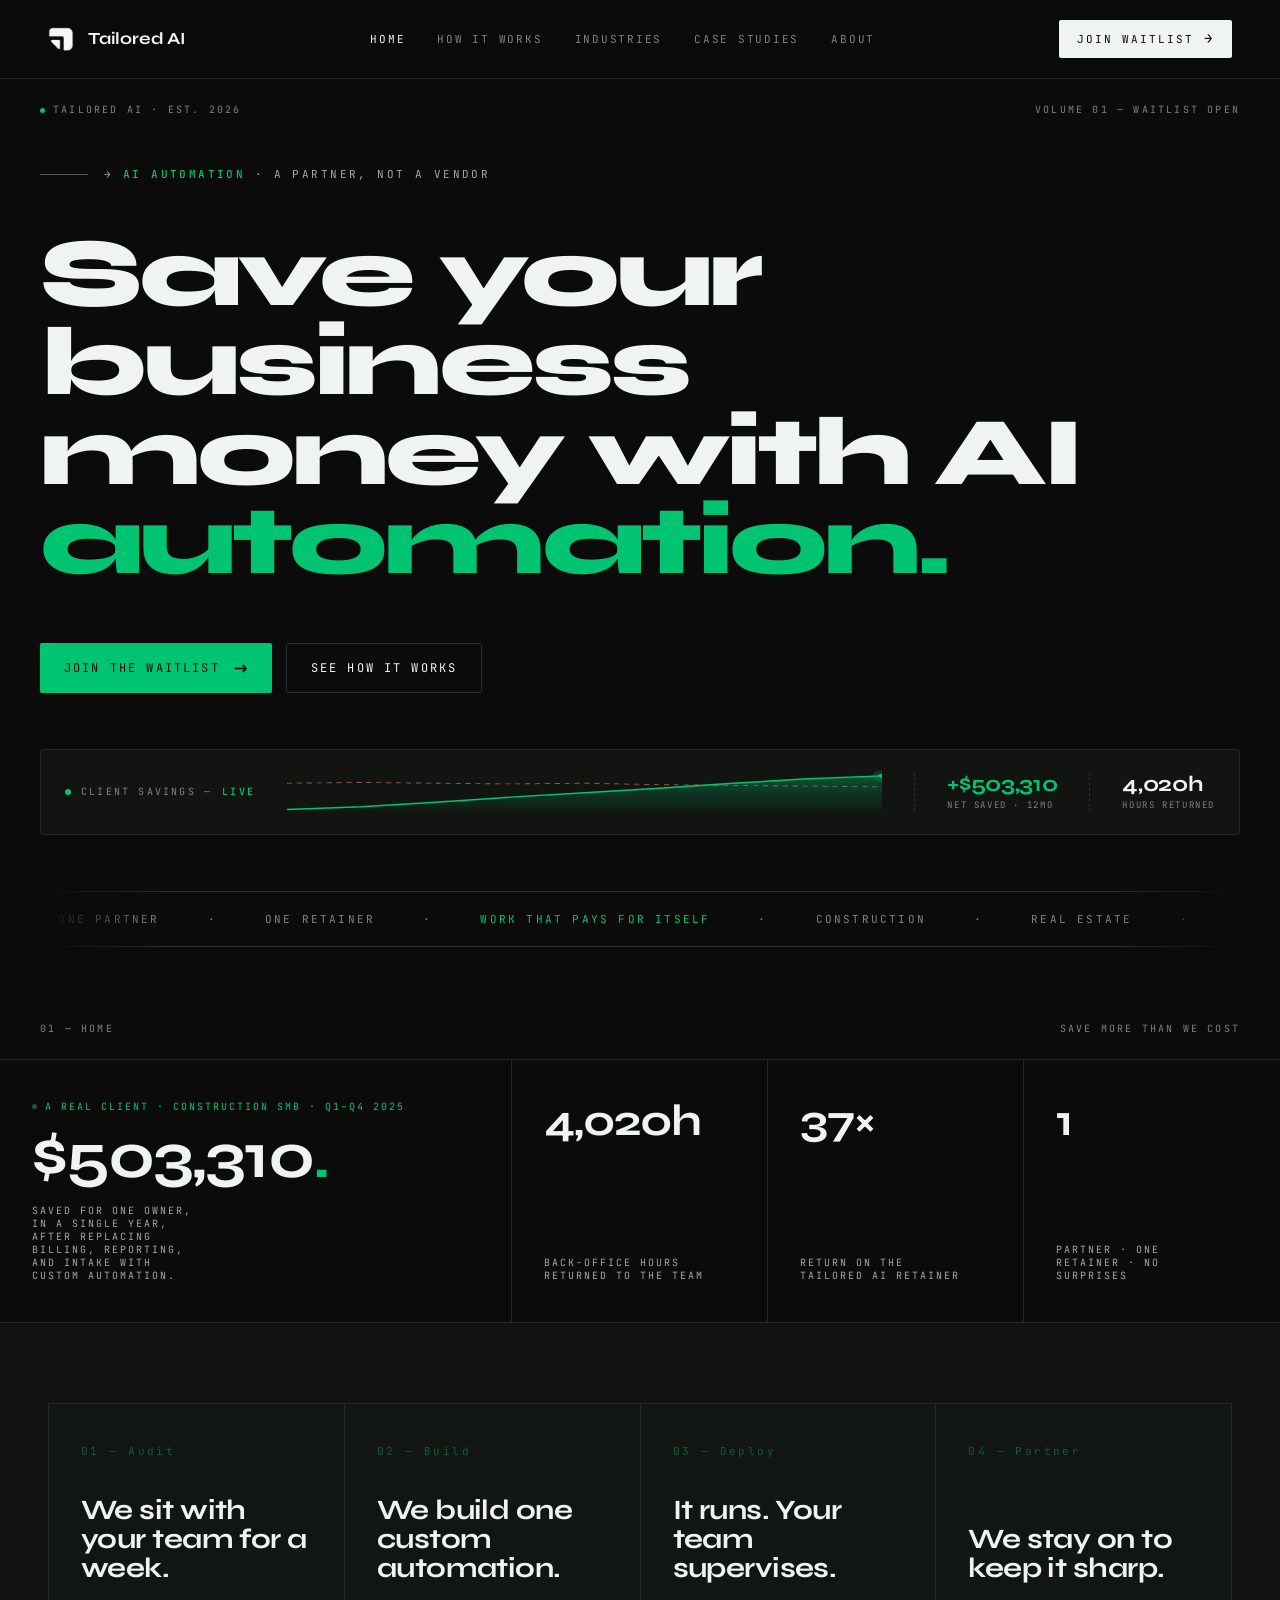
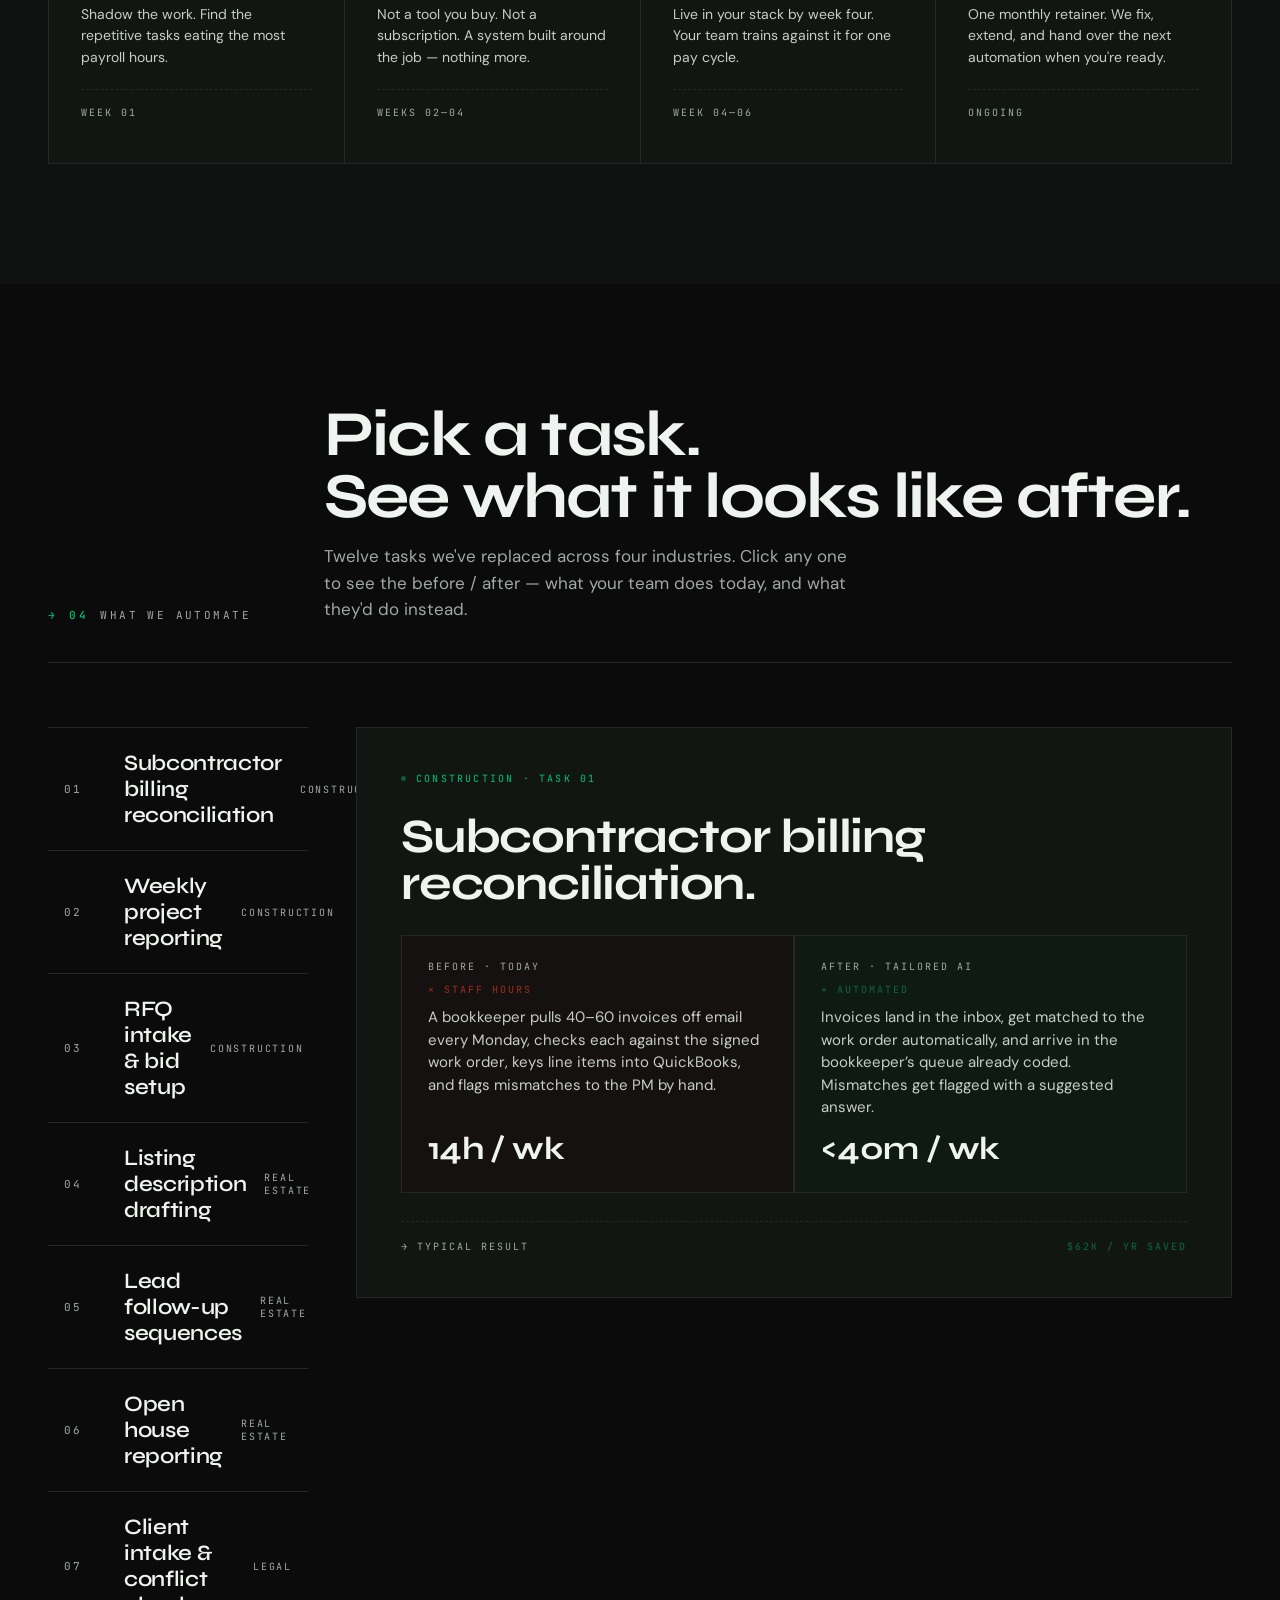
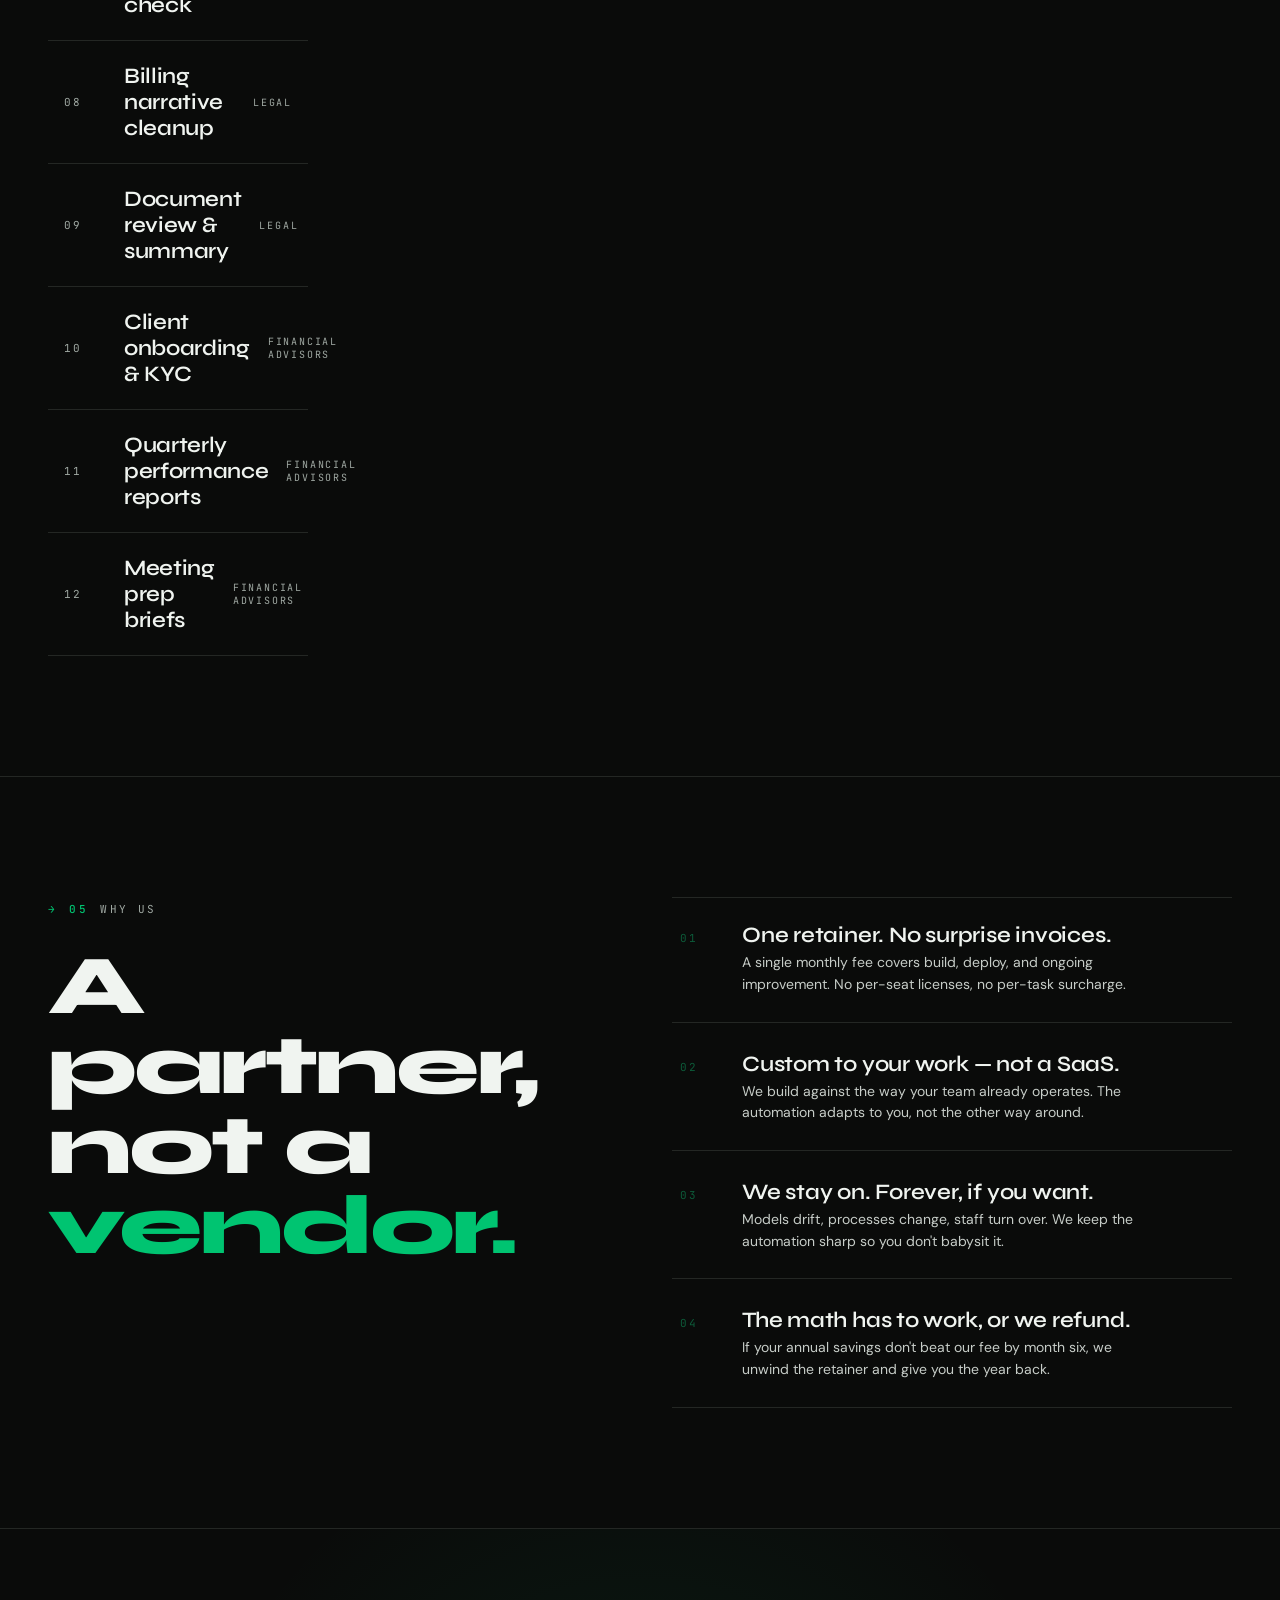
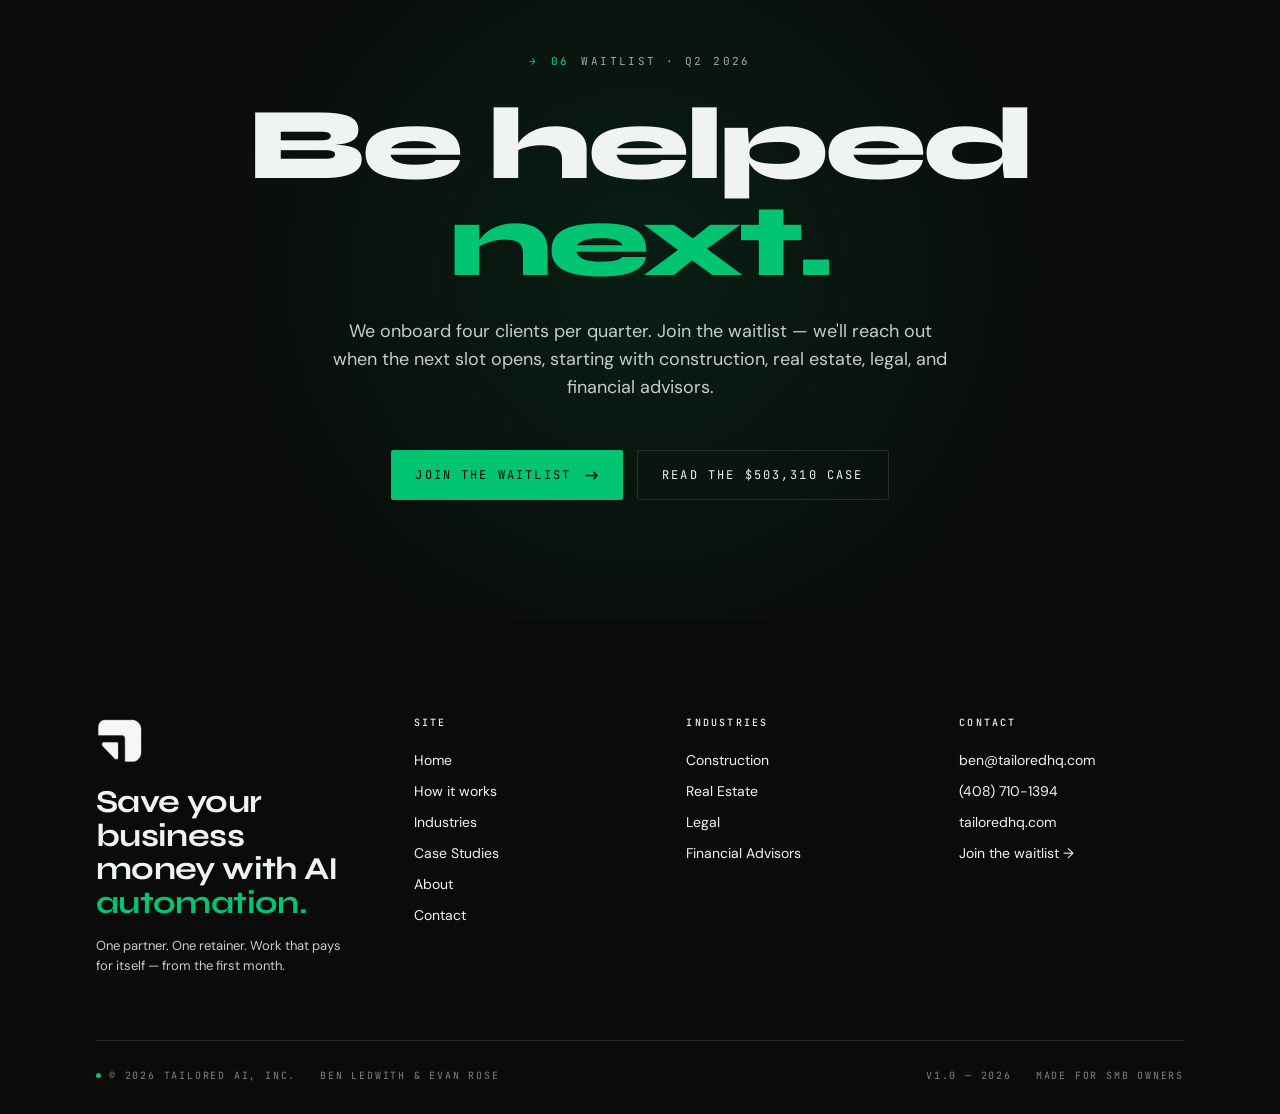
<file: Home.html>
<!doctype html>
<html lang="en">
<head>
<meta charset="utf-8">
<meta name="viewport" content="width=device-width,initial-scale=1">
<title>Tailored AI — Save your business money with AI automation.</title>
<link rel="preconnect" href="https://fonts.googleapis.com">
<link rel="preconnect" href="https://fonts.gstatic.com" crossorigin>
<link href="https://fonts.googleapis.com/css2?family=Syne:wght@500;600;700;800&family=DM+Sans:wght@400;500;600&family=JetBrains+Mono:wght@400;500&display=swap" rel="stylesheet">
<link rel="stylesheet" href="styles/site.css?v=5">
<link rel="stylesheet" href="styles/dark-override.css?v=1">
<style>
  /* =============== HERO =============== */
  .hero{
    position:relative;overflow:hidden;
    background:var(--near-black);color:var(--soft-white);
    padding:88px 40px 112px;
    min-height:calc(100vh - 66px);
    display:flex;flex-direction:column;
  }
  .hero[data-hero-ground="light"]{background:var(--off-white);color:var(--charcoal)}
  .hero[data-hero-ground="light"] .hero-tick{color:var(--text-muted)}
  .hero[data-hero-ground="light"] .hero-fade::after{background:linear-gradient(180deg,transparent,var(--off-white))}
  .hero[data-hero-ground="light"] .h-word{color:var(--near-black)}
  .hero[data-hero-ground="light"] .h-meta .mono{color:var(--text-muted)}
  .hero[data-hero-ground="light"] .h-chart{filter:none;background:var(--pure-white);border:1px solid var(--rule)}
  .hero[data-hero-ground="light"] .h-chart .hc-grid line{stroke:#e2e8e2}
  .hero[data-hero-ground="light"] .h-chart .hc-axis{color:var(--text-muted)}
  .hero[data-hero-ground="light"] .h-chart .hc-cap{color:var(--near-black)}
  .hero[data-hero-ground="light"] .hero-runner{border-top-color:var(--rule);border-bottom-color:var(--rule)}

  .hero-rail{
    position:absolute;left:0;right:0;pointer-events:none;
    display:flex;justify-content:space-between;padding:0 40px;
    font-family:'JetBrains Mono',monospace;font-size:10px;letter-spacing:.22em;text-transform:uppercase;color:#7c857f;
  }
  .hero-rail.top{top:24px}
  .hero-rail.bot{bottom:24px}
  .hero-rail .dot{width:5px;height:5px;background:var(--mint);border-radius:50%;display:inline-block;margin-right:8px;animation:pulse 2s infinite}

  .hero-inner{max-width:1360px;margin:0 auto;width:100%;display:flex;flex-direction:column;gap:0;flex:1;min-width:0}
  .hero-top{display:grid;grid-template-columns:minmax(0,1fr) auto;gap:48px;align-items:end}
  .hero-top > *{min-width:0}

  .hero h1{
    font-family:'Syne',sans-serif;font-weight:800;
    font-size:clamp(64px, 8.2vw, 148px);line-height:.92;letter-spacing:-.04em;
    margin-top:48px;
    max-width:18ch;
  }
  .hero h1 em{font-style:normal;color:var(--mint)}
  .hero[data-hero-ground="light"] h1 em{color:var(--forest)}

  .hero-eyebrow{
    display:flex;align-items:center;gap:16px;
    font-family:'JetBrains Mono',monospace;font-size:11px;letter-spacing:.22em;text-transform:uppercase;color:#a0a9a3;
  }
  .hero-eyebrow .line{height:1px;width:48px;background:currentColor;opacity:.5}
  .hero-eyebrow b{color:var(--mint);font-weight:500}

  .hero-actions{margin-top:56px;display:flex;gap:14px;flex-wrap:wrap}
  .hero .btn-primary{background:var(--mint);color:var(--near-black)}
  .hero .btn-primary:hover{background:var(--soft-white)}
  .hero .btn-ghost{color:var(--soft-white);border-color:#2a2d2a}
  .hero .btn-ghost:hover{border-color:var(--soft-white)}
  .hero[data-hero-ground="light"] .btn-primary{background:var(--near-black);color:var(--soft-white)}
  .hero[data-hero-ground="light"] .btn-primary:hover{background:var(--forest)}
  .hero[data-hero-ground="light"] .btn-ghost{color:var(--near-black);border-color:var(--rule)}

  /* Inline live-savings strip (replaces the tall card) */
  .hero-strip{
    margin-top:56px;padding:20px 24px;
    background:#111411;border:1px solid var(--rule-dark);border-radius:2px;
    display:grid;grid-template-columns:auto 1fr auto auto;gap:32px;align-items:center;
  }
  .hero-strip .hs-label{font-family:'JetBrains Mono',monospace;font-size:10px;letter-spacing:.22em;text-transform:uppercase;color:#7c857f;display:flex;align-items:center;gap:10px;white-space:nowrap}
  .hero-strip .hs-label b{color:var(--mint);font-weight:500}
  .hero-strip .hs-label .dot{width:6px;height:6px;background:var(--mint);border-radius:50%;animation:pulse 2s infinite}
  .hero-strip .hs-spark{height:44px;min-width:0}
  .hero-strip .hs-spark svg{width:100%;height:100%;display:block}
  .hero-strip .hs-stat{display:flex;flex-direction:column;gap:4px;white-space:nowrap;padding-left:32px;border-left:1px dashed #2a2d2a}
  .hero-strip .hs-stat .hs-v{font-family:'Syne',sans-serif;font-weight:700;font-size:22px;letter-spacing:-.015em;line-height:1}
  .hero-strip .hs-stat .hs-v.pos{color:var(--mint)}
  .hero-strip .hs-stat .hs-k{font-family:'JetBrains Mono',monospace;font-size:9px;letter-spacing:.18em;text-transform:uppercase;color:#7c857f}

  /* Right column — live chart */
  .h-chart{
    background:#111411;border:1px solid var(--rule-dark);padding:24px 24px 20px;border-radius:2px;
    position:relative;
  }
  .h-chart .hc-head{display:flex;justify-content:space-between;align-items:center;margin-bottom:14px}
  .h-chart .hc-label{font-family:'JetBrains Mono',monospace;font-size:10px;letter-spacing:.22em;text-transform:uppercase;color:#7c857f}
  .h-chart .hc-label b{color:var(--mint);font-weight:500}
  .h-chart svg{width:100%;height:180px;display:block}
  .h-chart .hc-legend{
    display:grid;grid-template-columns:1fr 1fr;gap:12px;margin-top:16px;padding-top:14px;border-top:1px dashed #2a2d2a;
  }
  .h-chart .hc-legend div{display:flex;flex-direction:column;gap:4px}
  .h-chart .hc-legend .hc-v{font-family:'Syne',sans-serif;font-weight:700;font-size:26px;letter-spacing:-.02em;color:var(--soft-white);line-height:1}
  .h-chart .hc-legend .hc-k{font-family:'JetBrains Mono',monospace;font-size:9px;letter-spacing:.18em;text-transform:uppercase;color:#7c857f}
  .h-chart .hc-legend .hc-v.pos{color:var(--mint)}
  .h-chart .hc-legend .hc-v.neg{color:#ff8b7a}

  /* Marquee */
  .hero-runner{
    margin-top:56px;padding:20px 0;
    border-top:1px solid #2a2d2a;border-bottom:1px solid #2a2d2a;
    display:flex;gap:48px;overflow:hidden;white-space:nowrap;
    font-family:'JetBrains Mono',monospace;font-size:11px;letter-spacing:.2em;text-transform:uppercase;color:#7c857f;
    -webkit-mask-image:linear-gradient(90deg,transparent,#000 10%,#000 90%,transparent);
    mask-image:linear-gradient(90deg,transparent,#000 10%,#000 90%,transparent);
  }
  .hero-runner .run-track{display:flex;gap:48px;animation:marquee 60s linear infinite}
  .hero-runner span{display:inline-flex;align-items:center;gap:14px}
  .hero-runner .acc{color:var(--mint)}
  .hero[data-hero-ground="light"] .hero-runner .acc{color:var(--forest)}
  @keyframes marquee{from{transform:translateX(0)}to{transform:translateX(-50%)}}

  /* =============== PROOF STRIP =============== */
  .proof{
    background:var(--off-white);padding:0;border-bottom:1px solid var(--rule);
  }
  .proof-grid{
    display:grid;grid-template-columns:2fr 1fr 1fr 1fr;
    border-top:1px solid var(--rule);
  }
  .proof-grid > div{padding:40px 32px;border-right:1px solid var(--rule);position:relative;min-height:180px;display:flex;flex-direction:column;justify-content:space-between}
  .proof-grid > div:last-child{border-right:0}
  .proof-hero-num{font-family:'Syne',sans-serif;font-weight:700;font-size:64px;letter-spacing:-.03em;line-height:.95;color:var(--near-black)}
  .proof-hero-num em{font-style:normal;color:var(--forest)}
  .proof-num{font-family:'Syne',sans-serif;font-weight:700;font-size:44px;letter-spacing:-.025em;line-height:.95;color:var(--near-black)}
  .proof-lbl{font-family:'JetBrains Mono',monospace;font-size:10px;letter-spacing:.2em;text-transform:uppercase;color:var(--text-muted);margin-top:16px;max-width:28ch}
  .proof-tag{font-family:'JetBrains Mono',monospace;font-size:10px;letter-spacing:.2em;text-transform:uppercase;color:var(--forest);margin-bottom:14px;display:flex;align-items:center;gap:8px}
  .proof-tag .dot{width:5px;height:5px;background:var(--forest);border-radius:50%}

  /* =============== HOW IT WORKS =============== */
  .how{padding:80px 48px 120px}
  .how-wrap{max-width:1360px;margin:0 auto}
  .how-steps{
    display:grid;grid-template-columns:repeat(4,1fr);gap:0;
    border-top:1px solid var(--rule);border-left:1px solid var(--rule);
  }
  .how-step{
    padding:40px 32px 44px;border-right:1px solid var(--rule);border-bottom:1px solid var(--rule);
    display:flex;flex-direction:column;gap:20px;min-height:360px;background:var(--pure-white);
    position:relative;transition:background .25s;
  }
  .how-step:hover{background:var(--soft-white)}
  .how-step .hs-num{
    font-family:'JetBrains Mono',monospace;font-size:11px;letter-spacing:.22em;color:var(--forest);
    display:flex;justify-content:space-between;align-items:center;
  }
  .how-step .hs-num .arrow{color:var(--text-muted);transform:translateX(-6px);opacity:0;transition:.25s}
  .how-step:hover .hs-num .arrow{transform:translateX(0);opacity:1}
  .how-step h3{font-size:28px;letter-spacing:-.02em;line-height:1.05;color:var(--near-black);font-weight:700;margin-top:auto}
  .how-step p{font-size:14px;line-height:1.55;color:var(--text-muted);max-width:28ch}
  .how-step .hs-weeks{font-family:'JetBrains Mono',monospace;font-size:10px;letter-spacing:.2em;text-transform:uppercase;color:var(--charcoal);padding-top:16px;border-top:1px dashed var(--rule)}

  /* =============== ROI CALCULATOR =============== */
  .roi{
    background:var(--near-black);color:var(--soft-white);padding:120px 48px;
    position:relative;overflow:hidden;
  }
  .roi::before{
    content:"";position:absolute;right:-200px;top:-200px;width:600px;height:600px;border-radius:50%;
    background:radial-gradient(circle, rgba(0,196,113,.1), transparent 65%);
  }
  .roi-wrap{max-width:1360px;margin:0 auto;position:relative}
  .roi-head{display:grid;grid-template-columns:220px 1fr;gap:56px;margin-bottom:64px;align-items:end}
  .roi-head h2{font-size:72px;line-height:.96;letter-spacing:-.03em;font-weight:700;color:var(--soft-white);max-width:16ch}
  .roi-head h2 em{font-style:normal;color:var(--mint)}
  .roi-head p{font-size:17px;line-height:1.55;color:#a0a9a3;max-width:46ch;margin-top:14px}

  .roi-grid{
    display:grid;grid-template-columns:1fr 1.2fr;gap:2px;
    background:var(--rule-dark);
    border:1px solid var(--rule-dark);
  }
  .roi-col{background:#0f1210;padding:48px 44px;display:flex;flex-direction:column;gap:32px}
  .roi-col.out{background:#121613}
  .roi-col h4{
    font-family:'JetBrains Mono',monospace;font-size:11px;letter-spacing:.22em;text-transform:uppercase;color:#7c857f;font-weight:500;
    display:flex;justify-content:space-between;align-items:center;
  }
  .roi-col h4 b{color:var(--mint);font-weight:500}
  .roi-input{display:flex;flex-direction:column;gap:14px}
  .roi-input .ri-top{display:flex;justify-content:space-between;align-items:baseline}
  .roi-input .ri-label{font-size:14px;color:var(--soft-white)}
  .roi-input .ri-val{font-family:'Syne',sans-serif;font-weight:700;font-size:28px;letter-spacing:-.02em;color:var(--mint)}
  .roi-input input[type=range]{
    -webkit-appearance:none;appearance:none;width:100%;height:2px;background:#2a2d2a;outline:none;
  }
  .roi-input input[type=range]::-webkit-slider-thumb{
    -webkit-appearance:none;appearance:none;width:18px;height:18px;background:var(--mint);border-radius:50%;cursor:pointer;border:2px solid var(--near-black);
  }
  .roi-input input[type=range]::-moz-range-thumb{width:18px;height:18px;background:var(--mint);border-radius:50%;cursor:pointer;border:2px solid var(--near-black)}
  .roi-input .ri-ticks{display:flex;justify-content:space-between;font-family:'JetBrains Mono',monospace;font-size:9px;letter-spacing:.2em;color:#5a6360;margin-top:2px}

  .roi-out-big{
    font-family:'Syne',sans-serif;font-weight:800;font-size:112px;line-height:.92;letter-spacing:-.04em;
    color:var(--mint);
  }
  .roi-out-big .dollar{font-weight:500;font-size:56px;vertical-align:22px;margin-right:8px;color:var(--soft-white)}
  .roi-out-big .suffix{font-size:28px;color:#a0a9a3;vertical-align:18px;margin-left:10px;font-weight:500;letter-spacing:0}
  .roi-bars{display:grid;gap:12px}
  .roi-bar{display:grid;grid-template-columns:140px 1fr 90px;gap:18px;align-items:center}
  .roi-bar .rb-lbl{font-family:'JetBrains Mono',monospace;font-size:10px;letter-spacing:.18em;text-transform:uppercase;color:#7c857f}
  .roi-bar .rb-track{height:8px;background:#1c201d;border-radius:1px;overflow:hidden;position:relative}
  .roi-bar .rb-fill{height:100%;background:var(--mint);transition:width .5s cubic-bezier(.2,.7,.2,1)}
  .roi-bar.cost .rb-fill{background:#ff8b7a}
  .roi-bar .rb-num{font-family:'Syne',sans-serif;font-weight:600;font-size:18px;color:var(--soft-white);text-align:right;letter-spacing:-.01em}

  .roi-note{
    margin-top:28px;padding-top:24px;border-top:1px dashed #2a2d2a;
    font-family:'JetBrains Mono',monospace;font-size:10px;letter-spacing:.18em;text-transform:uppercase;color:#7c857f;
    display:flex;justify-content:space-between;align-items:center;
  }
  .roi-note b{color:var(--mint);font-weight:500}

  /* =============== WHAT WE AUTOMATE =============== */
  .auto{padding:120px 48px;background:var(--pure-white)}
  .auto-wrap{max-width:1360px;margin:0 auto}
  .auto-grid{display:grid;grid-template-columns:260px 1fr;gap:48px;align-items:start}
  .auto-list{
    display:flex;flex-direction:column;
    border-top:1px solid var(--rule);
  }
  .auto-list button{
    display:grid;grid-template-columns:42px 1fr auto;gap:18px;align-items:center;
    padding:22px 16px;border-bottom:1px solid var(--rule);
    text-align:left;width:100%;transition:background .2s,padding .2s;
  }
  .auto-list button:hover{background:var(--off-white);padding-left:24px}
  .auto-list button.on{background:var(--near-black);color:var(--soft-white)}
  .auto-list .al-num{font-family:'JetBrains Mono',monospace;font-size:11px;letter-spacing:.18em;color:var(--text-muted)}
  .auto-list button.on .al-num{color:var(--mint)}
  .auto-list .al-name{font-family:'Syne',sans-serif;font-weight:600;font-size:22px;letter-spacing:-.015em;color:var(--near-black)}
  .auto-list button.on .al-name{color:var(--soft-white)}
  .auto-list .al-ind{font-family:'JetBrains Mono',monospace;font-size:10px;letter-spacing:.18em;color:var(--text-muted);text-transform:uppercase}
  .auto-list button.on .al-ind{color:#7c857f}

  .auto-detail{
    position:sticky;top:96px;
    background:var(--off-white);border:1px solid var(--rule);padding:44px;
    display:flex;flex-direction:column;gap:28px;min-height:520px;
  }
  .auto-detail .ad-tag{font-family:'JetBrains Mono',monospace;font-size:10px;letter-spacing:.22em;text-transform:uppercase;color:var(--forest);display:flex;gap:10px;align-items:center}
  .auto-detail .ad-tag .dot{width:5px;height:5px;background:var(--forest);border-radius:50%}
  .auto-detail h3{font-size:48px;line-height:.98;letter-spacing:-.025em;font-weight:700;color:var(--near-black);max-width:18ch}
  .auto-detail .ad-compare{display:grid;grid-template-columns:1fr 1fr;gap:2px;background:var(--rule);border:1px solid var(--rule)}
  .auto-detail .ad-compare > div{background:var(--pure-white);padding:24px 26px;display:flex;flex-direction:column;gap:10px;min-height:180px}
  .auto-detail .ad-compare .adc-lbl{font-family:'JetBrains Mono',monospace;font-size:10px;letter-spacing:.2em;text-transform:uppercase;color:var(--text-muted)}
  .auto-detail .ad-compare .adc-kind{font-family:'JetBrains Mono',monospace;font-size:10px;letter-spacing:.2em;text-transform:uppercase;font-weight:500}
  .auto-detail .ad-compare .before .adc-kind{color:#8a2a1e}
  .auto-detail .ad-compare .after .adc-kind{color:var(--forest)}
  .auto-detail .ad-compare .adc-text{font-size:15px;line-height:1.5;color:var(--charcoal)}
  .auto-detail .ad-compare .adc-num{font-family:'Syne',sans-serif;font-weight:700;font-size:32px;letter-spacing:-.02em;color:var(--near-black);margin-top:auto}
  .auto-detail .ad-meta{display:flex;justify-content:space-between;padding-top:18px;border-top:1px dashed var(--rule);font-family:'JetBrains Mono',monospace;font-size:10px;letter-spacing:.2em;text-transform:uppercase;color:var(--text-muted)}
  .auto-detail .ad-meta b{color:var(--forest);font-weight:500}

  /* =============== PARTNER STRIP =============== */
  .partner{padding:120px 48px;background:var(--off-white);border-top:1px solid var(--rule);border-bottom:1px solid var(--rule)}
  .partner-wrap{max-width:1360px;margin:0 auto;display:grid;grid-template-columns:1fr 1fr;gap:64px;align-items:start}
  .partner h2{font-size:84px;line-height:.95;letter-spacing:-.035em;font-weight:800}
  .partner h2 em{font-style:normal;color:var(--forest)}
  .partner-list{display:flex;flex-direction:column;gap:4px;border-top:1px solid var(--rule)}
  .partner-list .pl{
    display:grid;grid-template-columns:44px 1fr;gap:18px;padding:26px 8px;border-bottom:1px solid var(--rule);align-items:baseline;
  }
  .partner-list .pl-n{font-family:'JetBrains Mono',monospace;font-size:11px;letter-spacing:.22em;color:var(--forest)}
  .partner-list h4{font-family:'Syne',sans-serif;font-size:22px;font-weight:600;letter-spacing:-.01em;color:var(--near-black);margin-bottom:6px}
  .partner-list p{font-size:14px;color:var(--text-muted);line-height:1.55;max-width:42ch}

  /* =============== CTA =============== */
  .ctaband{
    background:var(--near-black);color:var(--soft-white);padding:120px 48px;text-align:center;position:relative;overflow:hidden;
  }
  .ctaband::before{content:"";position:absolute;left:50%;top:50%;width:1200px;height:1200px;transform:translate(-50%,-50%);background:radial-gradient(circle, rgba(0,196,113,.1), transparent 55%);pointer-events:none}
  .ctaband .eyebrow{color:#7c857f;margin-bottom:28px;justify-content:center;position:relative}
  .ctaband h2{font-size:clamp(56px, 8vw, 112px);line-height:.95;letter-spacing:-.035em;font-weight:800;max-width:16ch;margin:0 auto;position:relative}
  .ctaband h2 em{font-style:normal;color:var(--mint)}
  .ctaband .cta-actions{margin-top:48px;display:flex;justify-content:center;gap:14px;flex-wrap:wrap;position:relative}
  .ctaband .btn-primary{background:var(--mint);color:var(--near-black)}
  .ctaband .btn-ghost{border-color:#2a2d2a;color:var(--soft-white)}

  @media (max-width:1280px){
    .hero h1{font-size:clamp(56px, 7.6vw, 120px)}
  }
  @media (max-width:980px){
    .hero{padding:48px 24px 72px;min-height:auto}
    .hero h1{font-size:clamp(44px, 9vw, 72px);margin-top:28px;max-width:14ch}
    .hero-rail{padding:0 24px;font-size:9px}
    .hero-rail.bot{display:none}
    .hero-actions{margin-top:36px}
    .hero-strip{grid-template-columns:1fr;gap:18px;padding:18px 20px}
    .hero-strip .hs-stat{padding-left:0;border-left:0;border-top:1px dashed #2a2d2a;padding-top:12px}
    .hero-strip .hs-spark{height:56px}
    .hero-runner{margin-top:40px}
    .proof-grid,.how-steps{grid-template-columns:1fr 1fr}
    .roi-head,.partner-wrap,.auto-grid{grid-template-columns:1fr}
    .roi-grid{grid-template-columns:1fr}
    .auto-detail{position:static}
    .roi-out-big{font-size:64px}
  }
</style>
</head>
<body data-page="home" class="nav-dark">

<div class="site">

  <div data-slot="nav"></div>

  <!-- =============== HERO =============== -->
  <section class="hero" data-hero-ground="dark">
    <div class="hero-rail top">
      <span><span class="dot"></span>Tailored AI · Est. 2026</span>
      <span>Volume 01 — Waitlist open</span>
    </div>
    <div class="hero-rail bot">
      <span>01 — Home</span>
      <span>Save more than we cost</span>
    </div>

    <div class="hero-inner">
      <div class="hero-top">
        <div>
          <div class="hero-eyebrow">
            <span class="line"></span>
            <span>→ <b>AI automation</b> · A partner, not a vendor</span>
          </div>
          <h1 data-headline>Save your business money with AI&nbsp;<em>automation.</em></h1>
          <div class="hero-actions">
            <a class="btn btn-primary" href="Contact.html">Join the waitlist <span class="arrow">→</span></a>
            <a class="btn btn-ghost" href="How-It-Works.html">See how it works</a>
          </div>
        </div>
      </div>

      <!-- Live savings strip -->
      <div class="hero-strip">
        <div class="hs-label"><span class="dot"></span>Client savings — <b>live</b></div>
        <div class="hs-spark">
          <svg viewBox="0 0 480 60" preserveAspectRatio="none">
            <defs>
              <linearGradient id="hsFill" x1="0" x2="0" y1="0" y2="1">
                <stop offset="0%" stop-color="#00C471" stop-opacity=".35"/>
                <stop offset="100%" stop-color="#00C471" stop-opacity="0"/>
              </linearGradient>
            </defs>
            <path d="M0,18 L60,17 L120,18 L180,19 L240,18 L300,20 L360,21 L420,22 L480,23"
                  fill="none" stroke="#ff8b7a" stroke-width="1.2" stroke-dasharray="4 4" opacity=".6"/>
            <path d="M0,54 L60,50 L120,44 L180,37 L240,31 L300,25 L360,18 L420,12 L480,8"
                  fill="none" stroke="#00C471" stroke-width="2" stroke-linecap="round" stroke-linejoin="round"/>
            <path d="M0,54 L60,50 L120,44 L180,37 L240,31 L300,25 L360,18 L420,12 L480,8 L480,60 L0,60 Z" fill="url(#hsFill)"/>
            <circle cx="480" cy="8" r="3" fill="#00C471"/>
            <circle cx="480" cy="8" r="8" fill="#00C471" opacity=".2"/>
          </svg>
        </div>
        <div class="hs-stat">
          <span class="hs-v pos">+$503,310</span>
          <span class="hs-k">Net saved · 12mo</span>
        </div>
        <div class="hs-stat">
          <span class="hs-v">4,020h</span>
          <span class="hs-k">Hours returned</span>
        </div>
      </div>
    </div>

    <div class="hero-runner" aria-hidden="true">
      <div class="run-track">
        <span>→ One partner</span><span>·</span>
        <span>One retainer</span><span>·</span>
        <span class="acc">Work that pays for itself</span><span>·</span>
        <span>Construction</span><span>·</span>
        <span>Real Estate</span><span>·</span>
        <span>Legal</span><span>·</span>
        <span>Financial Advisors</span><span>·</span>
        <span class="acc">Built for SMB owners</span><span>·</span>
        <span>Est. 2026</span><span>·</span>
        <!-- dup for seamless loop -->
        <span>→ One partner</span><span>·</span>
        <span>One retainer</span><span>·</span>
        <span class="acc">Work that pays for itself</span><span>·</span>
        <span>Construction</span><span>·</span>
        <span>Real Estate</span><span>·</span>
        <span>Legal</span><span>·</span>
        <span>Financial Advisors</span><span>·</span>
        <span class="acc">Built for SMB owners</span><span>·</span>
        <span>Est. 2026</span><span>·</span>
      </div>
    </div>
  </section>

  <!-- =============== PROOF STRIP =============== -->
  <section class="proof">
    <div class="proof-grid">
      <div>
        <div class="proof-tag"><span class="dot"></span>A real client · Construction SMB · Q1–Q4 2025</div>
        <div class="proof-hero-num">$503,310<em>.</em></div>
        <div class="proof-lbl">Saved for one owner, in a single year, after replacing billing, reporting, and intake with custom automation.</div>
      </div>
      <div>
        <div class="proof-num" data-counter="4020" data-suffix="h">0h</div>
        <div class="proof-lbl">Back-office hours returned to the team</div>
      </div>
      <div>
        <div class="proof-num" data-counter="37" data-suffix="×">0×</div>
        <div class="proof-lbl">Return on the Tailored AI retainer</div>
      </div>
      <div>
        <div class="proof-num" data-counter="1" data-suffix="">0</div>
        <div class="proof-lbl">Partner · one retainer · no surprises</div>
      </div>
    </div>
  </section>

  <!-- =============== HOW IT WORKS =============== -->
  <section class="how reveal">
    <div class="how-wrap">
      <div class="how-steps">
        <div class="how-step">
          <div class="hs-num"><span>01 — Audit</span><span class="arrow">→</span></div>
          <h3>We sit with your team for a week.</h3>
          <p>Shadow the work. Find the repetitive tasks eating the most payroll hours.</p>
          <div class="hs-weeks">Week 01</div>
        </div>
        <div class="how-step">
          <div class="hs-num"><span>02 — Build</span><span class="arrow">→</span></div>
          <h3>We build one custom automation.</h3>
          <p>Not a tool you buy. Not a subscription. A system built around the job — nothing more.</p>
          <div class="hs-weeks">Weeks 02—04</div>
        </div>
        <div class="how-step">
          <div class="hs-num"><span>03 — Deploy</span><span class="arrow">→</span></div>
          <h3>It runs. Your team supervises.</h3>
          <p>Live in your stack by week four. Your team trains against it for one pay cycle.</p>
          <div class="hs-weeks">Week 04—06</div>
        </div>
        <div class="how-step">
          <div class="hs-num"><span>04 — Partner</span><span class="arrow">→</span></div>
          <h3>We stay on to keep it sharp.</h3>
          <p>One monthly retainer. We fix, extend, and hand over the next automation when you're ready.</p>
          <div class="hs-weeks">Ongoing</div>
        </div>
      </div>
    </div>
  </section>

  <!-- =============== WHAT WE AUTOMATE =============== -->
  <section class="auto reveal" id="automate">
    <div class="auto-wrap">
      <div class="sec-head">
        <div class="sh-meta">
          <span class="eyebrow"><span class="num">04</span> What we automate</span>
        </div>
        <div>
          <h2>Pick a task.<br>See what it looks like after.</h2>
          <p>Twelve tasks we've replaced across four industries. Click any one to see the before / after — what your team does today, and what they'd do instead.</p>
        </div>
      </div>

      <div class="auto-grid">
        <div class="auto-list" id="autoList">
          <!-- filled by JS -->
        </div>
        <div class="auto-detail" id="autoDetail">
          <!-- filled by JS -->
        </div>
      </div>
    </div>
  </section>

  <!-- =============== PARTNER STRIP =============== -->
  <section class="partner reveal">
    <div class="partner-wrap">
      <div>
        <span class="eyebrow"><span class="num">05</span> Why us</span>
        <h2 style="margin-top:28px">A partner,<br>not a <em>vendor.</em></h2>
      </div>
      <div class="partner-list">
        <div class="pl">
          <span class="pl-n">01</span>
          <div>
            <h4>One retainer. No surprise invoices.</h4>
            <p>A single monthly fee covers build, deploy, and ongoing improvement. No per-seat licenses, no per-task surcharge.</p>
          </div>
        </div>
        <div class="pl">
          <span class="pl-n">02</span>
          <div>
            <h4>Custom to your work — not a SaaS.</h4>
            <p>We build against the way your team already operates. The automation adapts to you, not the other way around.</p>
          </div>
        </div>
        <div class="pl">
          <span class="pl-n">03</span>
          <div>
            <h4>We stay on. Forever, if you want.</h4>
            <p>Models drift, processes change, staff turn over. We keep the automation sharp so you don't babysit it.</p>
          </div>
        </div>
        <div class="pl">
          <span class="pl-n">04</span>
          <div>
            <h4>The math has to work, or we refund.</h4>
            <p>If your annual savings don't beat our fee by month six, we unwind the retainer and give you the year back.</p>
          </div>
        </div>
      </div>
    </div>
  </section>

  <!-- =============== CTA BAND =============== -->
  <section class="ctaband reveal">
    <span class="eyebrow"><span class="num">06</span> Waitlist · Q2 2026</span>
    <h2>Be helped <em>next.</em></h2>
    <p style="color:#a0a9a3;font-size:18px;max-width:52ch;margin:28px auto 0;line-height:1.55;position:relative">We onboard four clients per quarter. Join the waitlist — we'll reach out when the next slot opens, starting with construction, real estate, legal, and financial advisors.</p>
    <div class="cta-actions">
      <a class="btn btn-primary" href="Contact.html">Join the waitlist <span class="arrow">→</span></a>
      <a class="btn btn-ghost" href="Case-Studies.html">Read the $503,310 case</a>
    </div>
  </section>

  <div data-slot="footer"></div>
</div>

<script>
  // ============ Task explorer data ============
  const TASKS = [
    {n:'01', name:'Subcontractor billing reconciliation', industry:'Construction',
      before:'A bookkeeper pulls 40–60 invoices off email every Monday, checks each against the signed work order, keys line items into QuickBooks, and flags mismatches to the PM by hand.',
      after:'Invoices land in the inbox, get matched to the work order automatically, and arrive in the bookkeeper\u2019s queue already coded. Mismatches get flagged with a suggested answer.',
      before_n:'14h / wk', after_n:'<40m / wk', roi:'$62k / yr saved'},
    {n:'02', name:'Weekly project reporting', industry:'Construction',
      before:'PMs assemble a Monday report from schedule, budget, and site photos — usually late Friday in Google Docs and Excel.',
      after:'One automation pulls the numbers and photos, drafts the report in your voice, and delivers it Friday 5pm.',
      before_n:'6h / wk', after_n:'15m / wk', roi:'$28k / yr saved'},
    {n:'03', name:'RFQ intake & bid setup', industry:'Construction',
      before:'Estimating reads incoming RFQ PDFs, copies specs into a takeoff spreadsheet, and assigns trades manually.',
      after:'PDFs parsed, spec sheet generated, trades pre-assigned based on past wins. Estimator reviews, not types.',
      before_n:'8h / bid', after_n:'45m / bid', roi:'+14 bids / mo'},
    {n:'04', name:'Listing description drafting', industry:'Real Estate',
      before:'Agents copy photos and MLS fields into a blank doc, then spend an afternoon writing neighborhood and feature copy.',
      after:'Listing copy drafted from the MLS feed in your agent\u2019s voice. Agent edits 15%, publishes.',
      before_n:'3h / listing', after_n:'20m / listing', roi:'$41k / yr saved'},
    {n:'05', name:'Lead follow-up sequences', industry:'Real Estate',
      before:'A transaction coordinator sends manual follow-ups to 80–200 leads a week, missing half.',
      after:'Personalized follow-ups sent on schedule. TC only handles escalations. No lead goes cold.',
      before_n:'22h / wk', after_n:'3h / wk', roi:'+31% close rate'},
    {n:'06', name:'Open house reporting', industry:'Real Estate',
      before:'Agent collates sign-in sheets, photos, and feedback into a seller report by Sunday night.',
      after:'Automated sign-in capture, feedback summarized, report sent to the seller before the agent gets home.',
      before_n:'4h / open house', after_n:'5m', roi:'8h / wk back'},
    {n:'07', name:'Client intake & conflict check', industry:'Legal',
      before:'Paralegal keys intake forms, runs conflict checks across three systems, opens the matter.',
      after:'Intake routed, conflict check run automatically, matter pre-populated. Paralegal approves.',
      before_n:'90m / client', after_n:'6m / client', roi:'$54k / yr saved'},
    {n:'08', name:'Billing narrative cleanup', industry:'Legal',
      before:'Associates write terse time entries; billing clerk rewrites them for client invoices at month-end.',
      after:'Narratives rewritten to firm tone automatically. Billing clerk reviews, sends.',
      before_n:'18h / mo', after_n:'2h / mo', roi:'$22k / yr saved'},
    {n:'09', name:'Document review & summary', industry:'Legal',
      before:'First-pass review of deposition transcripts and contracts eats junior attorney hours.',
      after:'Automation produces summary, key quotes, and flagged clauses. Attorney confirms and annotates.',
      before_n:'12h / matter', after_n:'2h / matter', roi:'10h / matter back'},
    {n:'10', name:'Client onboarding & KYC', industry:'Financial Advisors',
      before:'Ops chases documents, rekeys them into CRM and custodian, schedules the first meeting.',
      after:'Documents collected on a portal, extracted, posted everywhere. Meeting booked automatically.',
      before_n:'6h / client', after_n:'30m / client', roi:'$47k / yr saved'},
    {n:'11', name:'Quarterly performance reports', industry:'Financial Advisors',
      before:'Ops pulls from three systems, reconciles, and writes 80+ personalized client letters each quarter.',
      after:'Reports generated from your data sources, personalized notes drafted in the advisor\u2019s voice.',
      before_n:'60h / qtr', after_n:'6h / qtr', roi:'$35k / yr saved'},
    {n:'12', name:'Meeting prep briefs', industry:'Financial Advisors',
      before:'Advisor reads last meeting notes, account changes, and news before every call. Some calls get 5 minutes of prep.',
      after:'Every call walks in with a one-page brief: portfolio drift, life events, last touchpoint.',
      before_n:'20m / call', after_n:'auto', roi:'+2 meetings / day'}
  ];

  const listEl = document.getElementById('autoList');
  const detailEl = document.getElementById('autoDetail');

  function renderList(activeIdx){
    listEl.innerHTML = TASKS.map((t,i)=>`
      <button data-i="${i}" class="${i===activeIdx?'on':''}">
        <span class="al-num">${t.n}</span>
        <span class="al-name">${t.name}</span>
        <span class="al-ind">${t.industry}</span>
      </button>
    `).join('');
  }

  function renderDetail(i){
    const t = TASKS[i];
    detailEl.innerHTML = `
      <div class="ad-tag"><span class="dot"></span><span>${t.industry} · Task ${t.n}</span></div>
      <h3>${t.name}.</h3>
      <div class="ad-compare">
        <div class="before">
          <span class="adc-lbl">Before · Today</span>
          <span class="adc-kind">× Staff hours</span>
          <span class="adc-text">${t.before}</span>
          <span class="adc-num">${t.before_n}</span>
        </div>
        <div class="after">
          <span class="adc-lbl">After · Tailored AI</span>
          <span class="adc-kind">+ Automated</span>
          <span class="adc-text">${t.after}</span>
          <span class="adc-num">${t.after_n}</span>
        </div>
      </div>
      <div class="ad-meta">
        <span>→ Typical result</span>
        <b>${t.roi}</b>
      </div>
    `;
  }

  let active = 0;
  renderList(active); renderDetail(active);
  listEl.addEventListener('click',(e)=>{
    const b = e.target.closest('button[data-i]');
    if(!b) return;
    active = +b.dataset.i;
    renderList(active); renderDetail(active);
  });

  // ============ Counters on scroll ============
  const counters = document.querySelectorAll('[data-counter]');
  const cio = new IntersectionObserver((entries)=>{
    entries.forEach(en=>{
      if(!en.isIntersecting) return;
      const el = en.target;
      const target = +el.dataset.counter;
      const suffix = el.dataset.suffix || '';
      const dur = 1600;
      const start = performance.now();
      function tick(now){
        const p = Math.min(1, (now-start)/dur);
        const eased = 1 - Math.pow(1-p, 3);
        const v = Math.round(target * eased);
        el.textContent = v.toLocaleString() + suffix;
        if(p<1) requestAnimationFrame(tick);
      }
      requestAnimationFrame(tick);
      cio.unobserve(el);
    });
  },{threshold:.4});
  counters.forEach(c=>cio.observe(c));
</script>
<script src="scripts/site.js?v=4"></script>
</body>
</html>
</file>
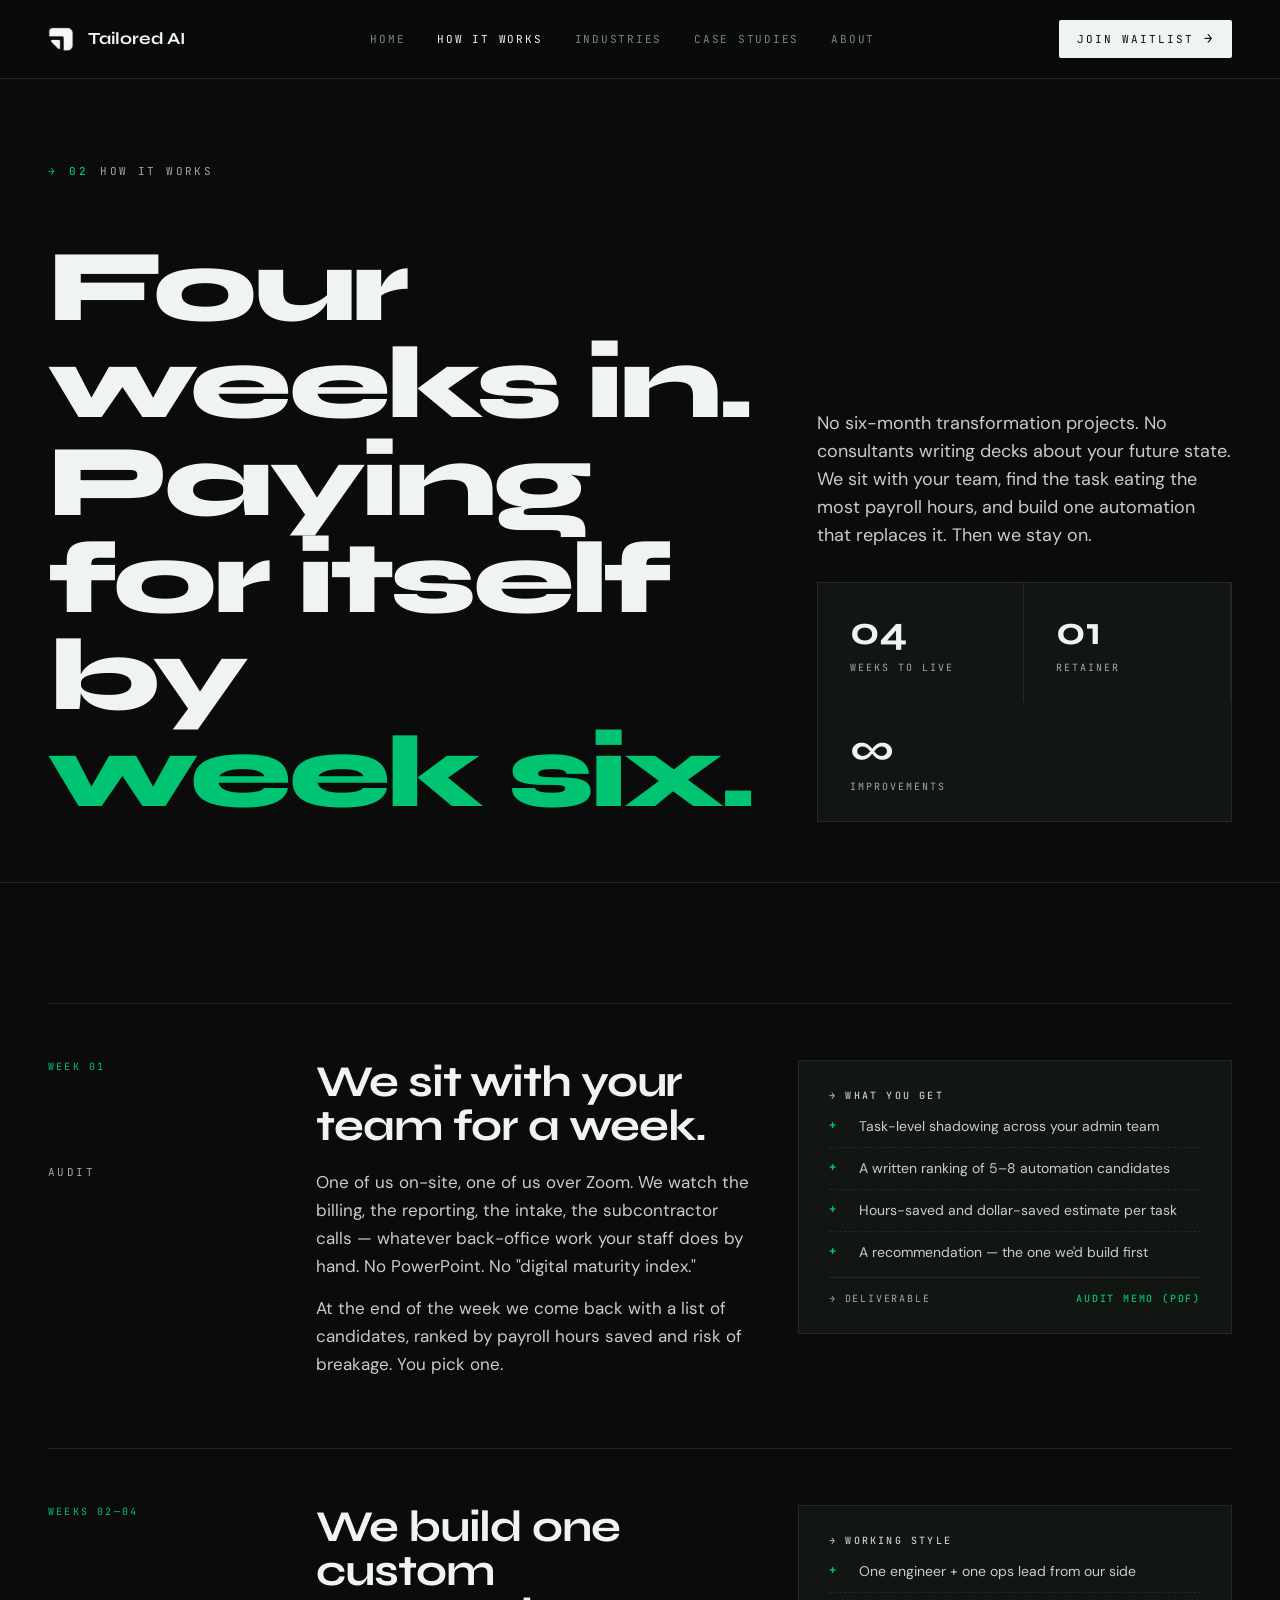
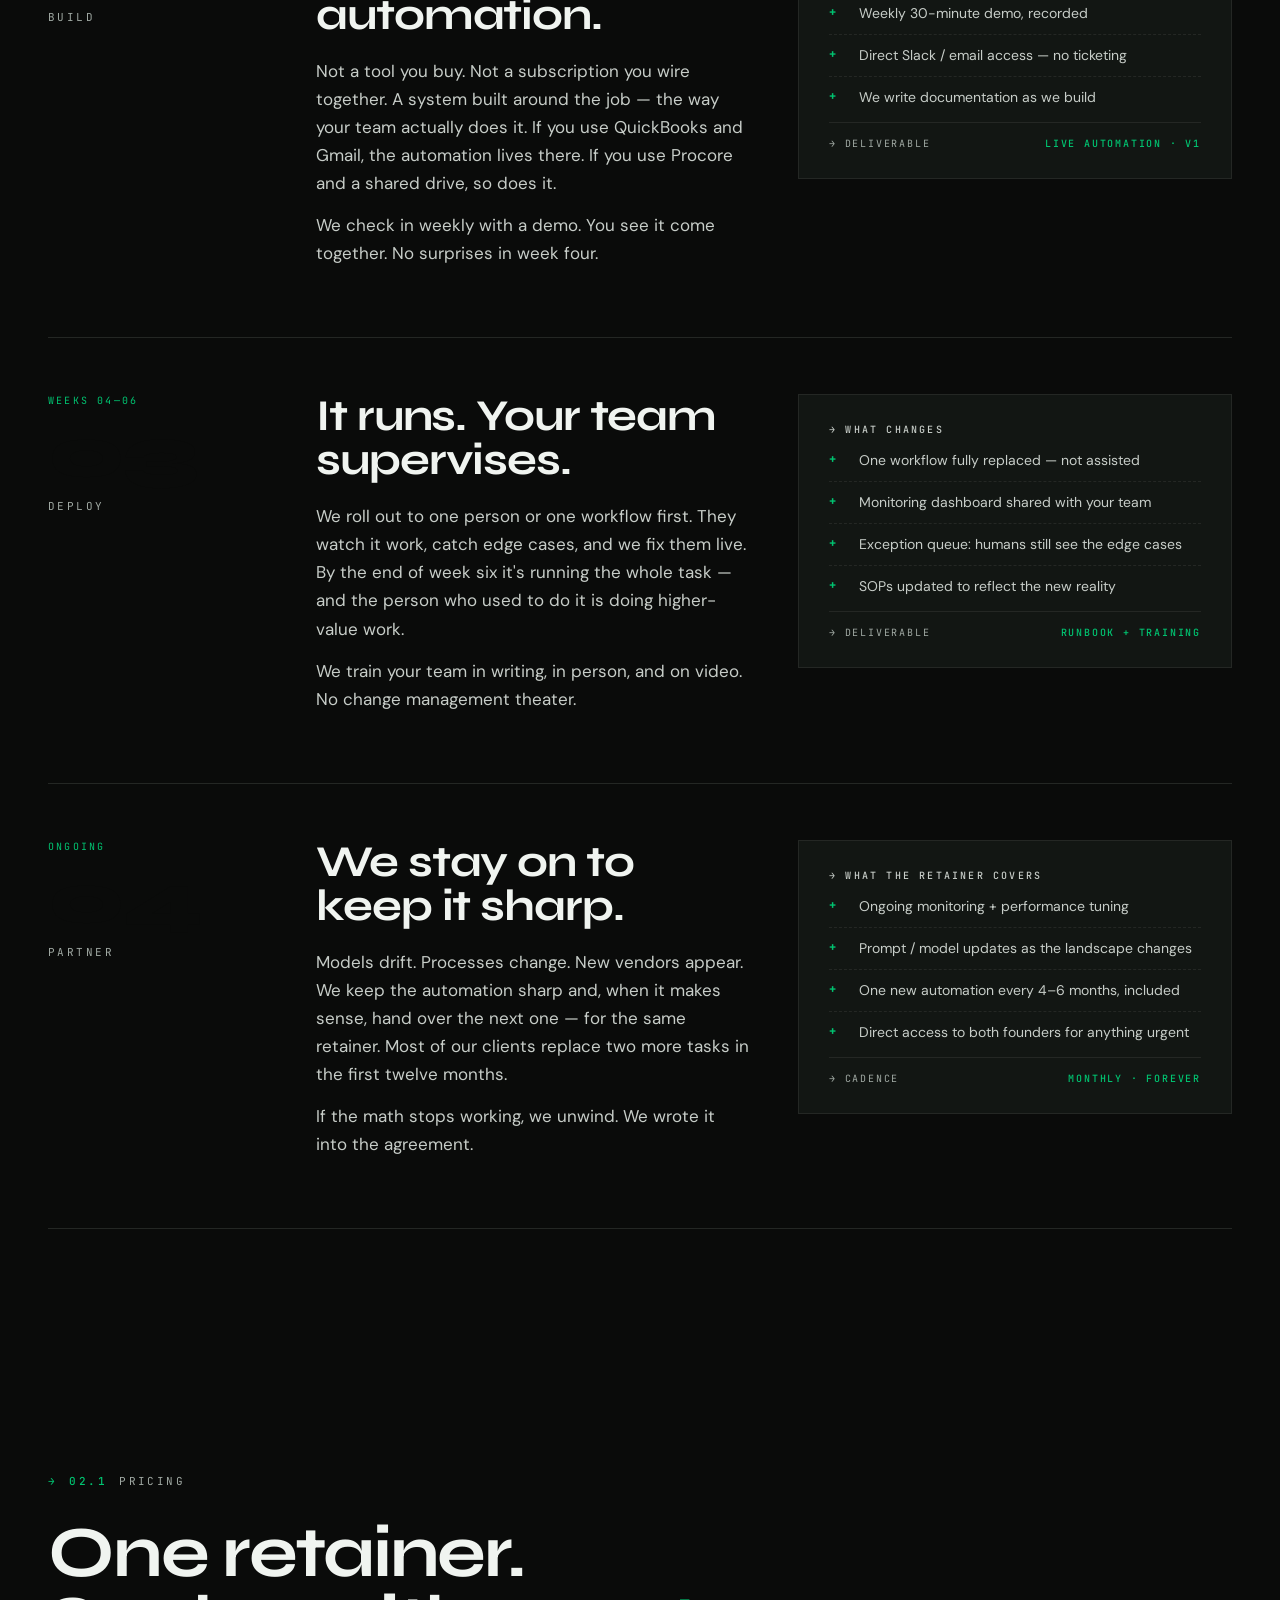
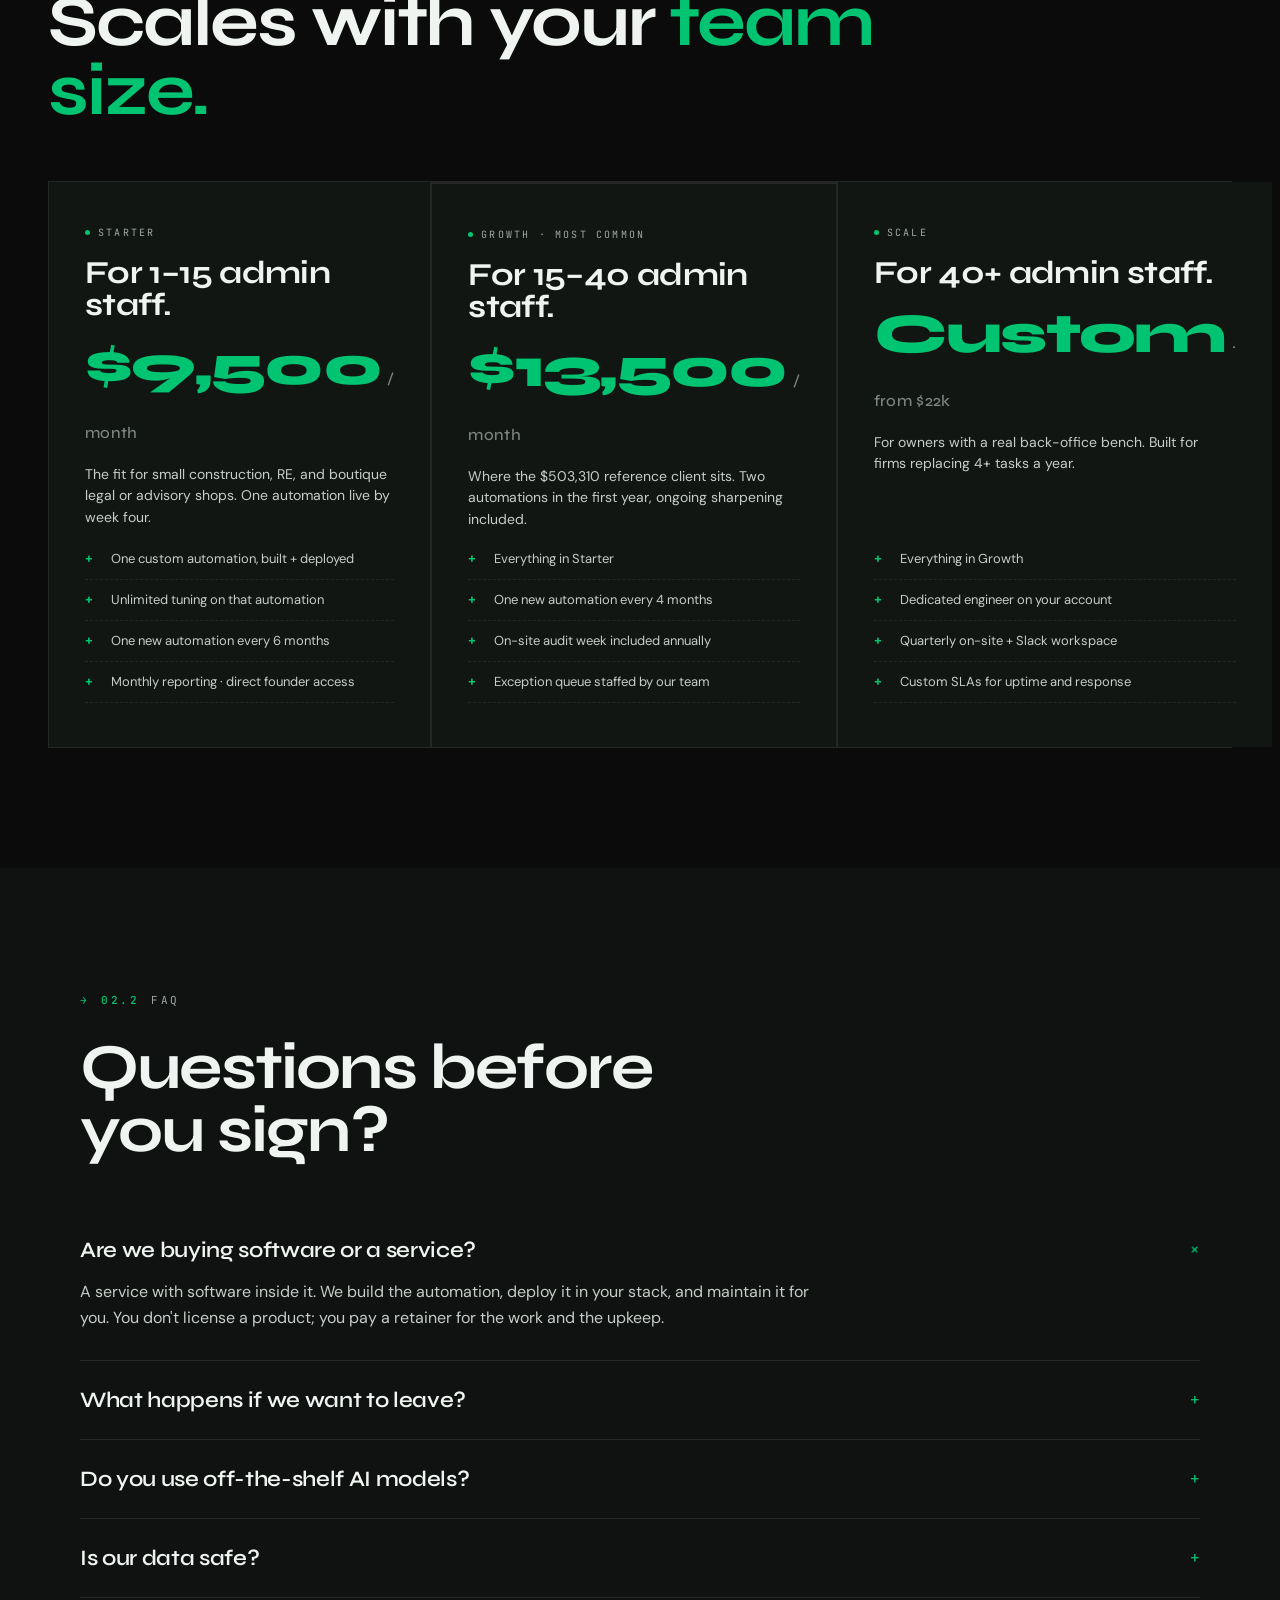
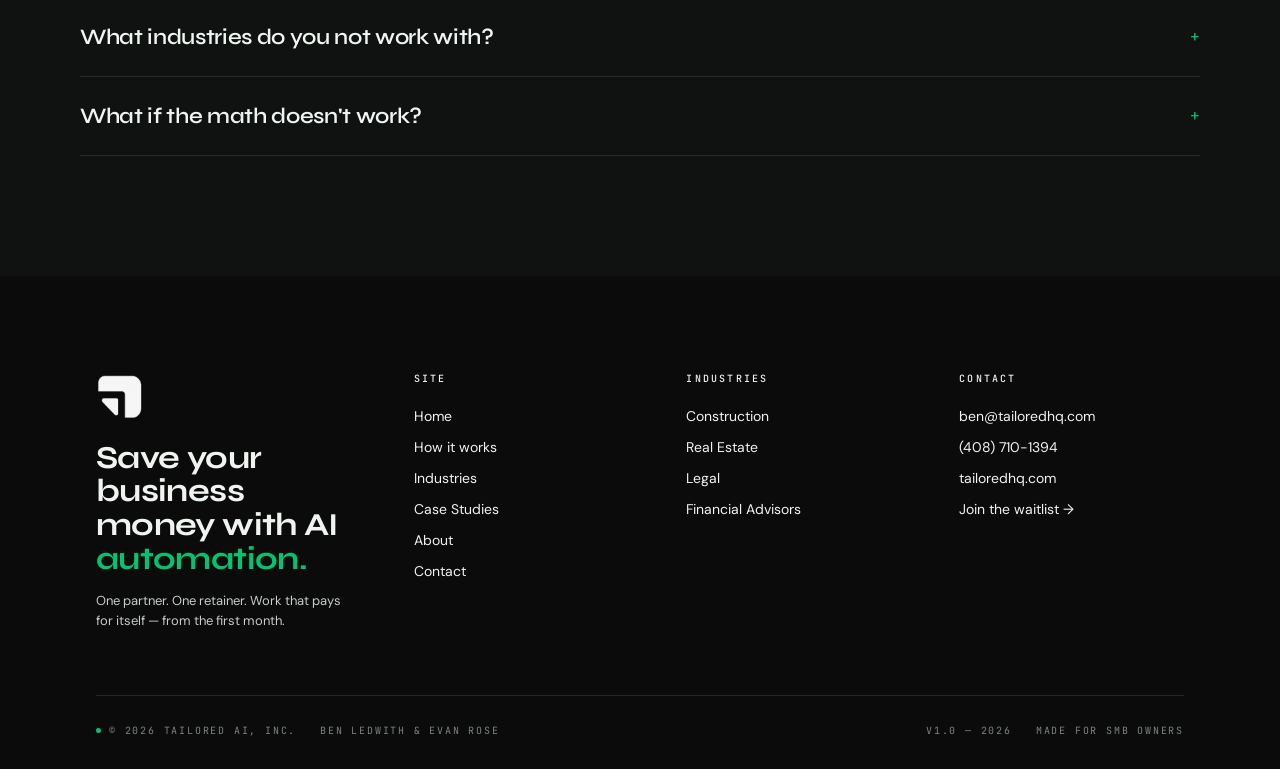
<file: How-It-Works.html>
<!doctype html>
<html lang="en">
<head>
<meta charset="utf-8">
<meta name="viewport" content="width=device-width,initial-scale=1">
<title>How it works — Tailored AI</title>
<link rel="preconnect" href="https://fonts.googleapis.com">
<link rel="preconnect" href="https://fonts.gstatic.com" crossorigin>
<link href="https://fonts.googleapis.com/css2?family=Syne:wght@500;600;700;800&family=DM+Sans:wght@400;500;600&family=JetBrains+Mono:wght@400;500&display=swap" rel="stylesheet">
<link rel="stylesheet" href="styles/site.css?v=5">
<link rel="stylesheet" href="styles/dark-override.css?v=1">
<style>
  .page-hero{background:var(--off-white);padding:80px 48px 60px;border-bottom:1px solid var(--rule)}
  .page-hero-inner{max-width:1360px;margin:0 auto;display:grid;grid-template-columns:1fr 1fr;gap:64px;align-items:end}
  .page-hero h1{font-family:'Syne',sans-serif;font-weight:800;font-size:clamp(64px,8vw,124px);line-height:.95;letter-spacing:-.035em}
  .page-hero h1 em{font-style:normal;color:var(--forest)}
  .page-hero p{font-size:18px;line-height:1.55;color:var(--text-muted);max-width:46ch;margin-top:20px}

  .timeline{padding:120px 48px;background:var(--pure-white)}
  .tl-wrap{max-width:1360px;margin:0 auto}
  .tl-row{
    display:grid;grid-template-columns:220px 1fr 1fr;gap:48px;
    padding:56px 0;border-bottom:1px solid var(--rule);align-items:start;
  }
  .tl-row:first-child{border-top:1px solid var(--rule)}
  .tl-meta{display:flex;flex-direction:column;gap:10px;position:sticky;top:96px}
  .tl-meta .tl-week{font-family:'JetBrains Mono',monospace;font-size:10px;letter-spacing:.22em;text-transform:uppercase;color:var(--forest)}
  .tl-meta .tl-n{font-family:'Syne',sans-serif;font-weight:800;font-size:72px;letter-spacing:-.03em;line-height:1;color:var(--near-black)}
  .tl-main h3{font-family:'Syne',sans-serif;font-weight:700;font-size:44px;line-height:1;letter-spacing:-.025em;color:var(--near-black);margin-bottom:20px;max-width:14ch}
  .tl-main p{font-size:17px;line-height:1.65;color:var(--charcoal);max-width:48ch;margin-bottom:14px}
  .tl-aside{
    background:var(--off-white);border:1px solid var(--rule);padding:28px 30px;display:flex;flex-direction:column;gap:14px;
  }
  .tl-aside h5{font-family:'JetBrains Mono',monospace;font-size:10px;letter-spacing:.22em;text-transform:uppercase;color:var(--text-muted);font-weight:500}
  .tl-aside ul{list-style:none;display:flex;flex-direction:column;gap:10px}
  .tl-aside li{display:grid;grid-template-columns:20px 1fr;gap:10px;font-size:14px;line-height:1.5;color:var(--charcoal);padding-bottom:10px;border-bottom:1px dashed var(--rule)}
  .tl-aside li:last-child{border-bottom:0;padding-bottom:0}
  .tl-aside li::before{content:"+";color:var(--forest);font-family:'JetBrains Mono',monospace;font-size:12px;font-weight:700}
  .tl-aside .tl-out{display:flex;justify-content:space-between;padding-top:14px;border-top:1px solid var(--rule);font-family:'JetBrains Mono',monospace;font-size:10px;letter-spacing:.18em;text-transform:uppercase;color:var(--text-muted)}
  .tl-aside .tl-out b{color:var(--forest);font-weight:500}

  .pricing{background:var(--near-black);color:var(--soft-white);padding:120px 48px}
  .pricing-wrap{max-width:1360px;margin:0 auto}
  .pricing h2{font-size:72px;line-height:.96;letter-spacing:-.03em;font-weight:700;max-width:16ch;margin-bottom:56px}
  .pricing h2 em{font-style:normal;color:var(--mint)}
  .pr-grid{display:grid;grid-template-columns:1fr 1fr 1fr;gap:2px;background:var(--rule-dark);border:1px solid var(--rule-dark)}
  .pr-card{background:#0f1210;padding:44px 36px;display:flex;flex-direction:column;gap:18px;min-height:440px}
  .pr-card .pr-tag{font-family:'JetBrains Mono',monospace;font-size:10px;letter-spacing:.22em;text-transform:uppercase;color:#7c857f;display:flex;gap:8px;align-items:center}
  .pr-card .pr-tag .dot{width:5px;height:5px;background:var(--mint);border-radius:50%}
  .pr-card h3{font-family:'Syne',sans-serif;font-weight:700;font-size:32px;letter-spacing:-.02em;color:var(--soft-white)}
  .pr-card .pr-price{font-family:'Syne',sans-serif;font-weight:800;font-size:56px;letter-spacing:-.03em;color:var(--mint);line-height:.95}
  .pr-card .pr-price small{font-size:16px;color:#7c857f;font-weight:500;margin-left:6px;letter-spacing:.02em}
  .pr-card p{font-size:14px;color:#a0a9a3;line-height:1.55;max-width:34ch}
  .pr-card ul{list-style:none;display:flex;flex-direction:column;gap:10px;margin-top:auto}
  .pr-card ul li{display:grid;grid-template-columns:16px 1fr;gap:10px;font-size:13px;color:#c7cdc8;line-height:1.55;padding-bottom:10px;border-bottom:1px dashed #242724}
  .pr-card ul li::before{content:"+";color:var(--mint);font-family:'JetBrains Mono',monospace;font-weight:700}
  .pr-card.feat{background:#121613;border-top:2px solid var(--mint)}

  .faq{padding:120px 48px;background:var(--off-white)}
  .faq-wrap{max-width:1120px;margin:0 auto}
  .faq details{border-bottom:1px solid var(--rule);padding:28px 0;cursor:pointer}
  .faq details:first-child{border-top:1px solid var(--rule)}
  .faq summary{display:flex;justify-content:space-between;align-items:center;list-style:none;gap:32px}
  .faq summary::-webkit-details-marker{display:none}
  .faq summary h4{font-family:'Syne',sans-serif;font-weight:600;font-size:22px;letter-spacing:-.015em;color:var(--near-black)}
  .faq summary .plus{font-family:'JetBrains Mono',monospace;font-size:16px;color:var(--forest);transition:transform .25s}
  .faq details[open] summary .plus{transform:rotate(45deg)}
  .faq details p{margin-top:18px;font-size:16px;line-height:1.65;color:var(--charcoal);max-width:68ch}

  @media (max-width:1100px){
    .page-hero-inner,.tl-row,.pr-grid{grid-template-columns:1fr}
    .tl-meta{position:static}
  }
</style>
</head>
<body data-page="how">
<div class="site">
  <div data-slot="nav"></div>

  <section class="page-hero">
    <div class="page-hero-inner">
      <div>
        <span class="eyebrow" style="margin-bottom:28px"><span class="num">02</span> How it works</span>
        <h1 style="margin-top:32px">Four weeks in.<br>Paying for itself by <em>week&nbsp;six.</em></h1>
      </div>
      <div>
        <p>No six-month transformation projects. No consultants writing decks about your future state. We sit with your team, find the task eating the most payroll hours, and build one automation that replaces it. Then we stay on.</p>
        <div class="tickline" style="margin-top:32px">
          <div><div class="tl-num" style="font-family:'Syne',sans-serif;font-weight:700;font-size:40px">04</div><div class="tl-label">Weeks to live</div></div>
          <div><div class="tl-num" style="font-family:'Syne',sans-serif;font-weight:700;font-size:40px">01</div><div class="tl-label">Retainer</div></div>
          <div><div class="tl-num" style="font-family:'Syne',sans-serif;font-weight:700;font-size:40px">∞</div><div class="tl-label">Improvements</div></div>
        </div>
      </div>
    </div>
  </section>

  <section class="timeline">
    <div class="tl-wrap">
      <div class="tl-row reveal">
        <div class="tl-meta"><span class="tl-week">Week 01</span><span class="tl-n">01</span><span class="mono" style="color:var(--forest)">Audit</span></div>
        <div class="tl-main">
          <h3>We sit with your team for a week.</h3>
          <p>One of us on-site, one of us over Zoom. We watch the billing, the reporting, the intake, the subcontractor calls — whatever back-office work your staff does by hand. No PowerPoint. No "digital maturity index."</p>
          <p>At the end of the week we come back with a list of candidates, ranked by payroll hours saved and risk of breakage. You pick one.</p>
        </div>
        <div class="tl-aside">
          <h5>→ What you get</h5>
          <ul>
            <li>Task-level shadowing across your admin team</li>
            <li>A written ranking of 5–8 automation candidates</li>
            <li>Hours-saved and dollar-saved estimate per task</li>
            <li>A recommendation — the one we'd build first</li>
          </ul>
          <div class="tl-out"><span>→ Deliverable</span><b>Audit memo (PDF)</b></div>
        </div>
      </div>

      <div class="tl-row reveal">
        <div class="tl-meta"><span class="tl-week">Weeks 02—04</span><span class="tl-n">02</span><span class="mono" style="color:var(--forest)">Build</span></div>
        <div class="tl-main">
          <h3>We build one custom automation.</h3>
          <p>Not a tool you buy. Not a subscription you wire together. A system built around the job — the way your team actually does it. If you use QuickBooks and Gmail, the automation lives there. If you use Procore and a shared drive, so does it.</p>
          <p>We check in weekly with a demo. You see it come together. No surprises in week four.</p>
        </div>
        <div class="tl-aside">
          <h5>→ Working style</h5>
          <ul>
            <li>One engineer + one ops lead from our side</li>
            <li>Weekly 30-minute demo, recorded</li>
            <li>Direct Slack / email access — no ticketing</li>
            <li>We write documentation as we build</li>
          </ul>
          <div class="tl-out"><span>→ Deliverable</span><b>Live automation · v1</b></div>
        </div>
      </div>

      <div class="tl-row reveal">
        <div class="tl-meta"><span class="tl-week">Weeks 04—06</span><span class="tl-n">03</span><span class="mono" style="color:var(--forest)">Deploy</span></div>
        <div class="tl-main">
          <h3>It runs. Your team supervises.</h3>
          <p>We roll out to one person or one workflow first. They watch it work, catch edge cases, and we fix them live. By the end of week six it's running the whole task — and the person who used to do it is doing higher-value work.</p>
          <p>We train your team in writing, in person, and on video. No change management theater.</p>
        </div>
        <div class="tl-aside">
          <h5>→ What changes</h5>
          <ul>
            <li>One workflow fully replaced — not assisted</li>
            <li>Monitoring dashboard shared with your team</li>
            <li>Exception queue: humans still see the edge cases</li>
            <li>SOPs updated to reflect the new reality</li>
          </ul>
          <div class="tl-out"><span>→ Deliverable</span><b>Runbook + training</b></div>
        </div>
      </div>

      <div class="tl-row reveal">
        <div class="tl-meta"><span class="tl-week">Ongoing</span><span class="tl-n">04</span><span class="mono" style="color:var(--forest)">Partner</span></div>
        <div class="tl-main">
          <h3>We stay on to keep it sharp.</h3>
          <p>Models drift. Processes change. New vendors appear. We keep the automation sharp and, when it makes sense, hand over the next one — for the same retainer. Most of our clients replace two more tasks in the first twelve months.</p>
          <p>If the math stops working, we unwind. We wrote it into the agreement.</p>
        </div>
        <div class="tl-aside">
          <h5>→ What the retainer covers</h5>
          <ul>
            <li>Ongoing monitoring + performance tuning</li>
            <li>Prompt / model updates as the landscape changes</li>
            <li>One new automation every 4–6 months, included</li>
            <li>Direct access to both founders for anything urgent</li>
          </ul>
          <div class="tl-out"><span>→ Cadence</span><b>Monthly · forever</b></div>
        </div>
      </div>
    </div>
  </section>

  <section class="pricing">
    <div class="pricing-wrap">
      <span class="eyebrow" style="color:#7c857f"><span class="num" style="color:var(--mint)">02.1</span> Pricing</span>
      <h2 style="margin-top:28px">One retainer.<br>Scales with your <em>team size.</em></h2>

      <div class="pr-grid">
        <div class="pr-card">
          <div class="pr-tag"><span class="dot"></span><span>Starter</span></div>
          <h3>For 1–15 admin staff.</h3>
          <div class="pr-price">$9,500<small>/ month</small></div>
          <p>The fit for small construction, RE, and boutique legal or advisory shops. One automation live by week four.</p>
          <ul>
            <li>One custom automation, built + deployed</li>
            <li>Unlimited tuning on that automation</li>
            <li>One new automation every 6 months</li>
            <li>Monthly reporting · direct founder access</li>
          </ul>
        </div>
        <div class="pr-card feat">
          <div class="pr-tag"><span class="dot"></span><span>Growth · most common</span></div>
          <h3>For 15–40 admin staff.</h3>
          <div class="pr-price">$13,500<small>/ month</small></div>
          <p>Where the $503,310 reference client sits. Two automations in the first year, ongoing sharpening included.</p>
          <ul>
            <li>Everything in Starter</li>
            <li>One new automation every 4 months</li>
            <li>On-site audit week included annually</li>
            <li>Exception queue staffed by our team</li>
          </ul>
        </div>
        <div class="pr-card">
          <div class="pr-tag"><span class="dot"></span><span>Scale</span></div>
          <h3>For 40+ admin staff.</h3>
          <div class="pr-price">Custom<small>· from $22k</small></div>
          <p>For owners with a real back-office bench. Built for firms replacing 4+ tasks a year.</p>
          <ul>
            <li>Everything in Growth</li>
            <li>Dedicated engineer on your account</li>
            <li>Quarterly on-site + Slack workspace</li>
            <li>Custom SLAs for uptime and response</li>
          </ul>
        </div>
      </div>
    </div>
  </section>

  <section class="faq">
    <div class="faq-wrap">
      <span class="eyebrow"><span class="num">02.2</span> FAQ</span>
      <h2 style="font-size:64px;margin-top:28px;margin-bottom:48px;letter-spacing:-.028em;line-height:.98">Questions before<br>you sign?</h2>
      <details open>
        <summary><h4>Are we buying software or a service?</h4><span class="plus">+</span></summary>
        <p>A service with software inside it. We build the automation, deploy it in your stack, and maintain it for you. You don't license a product; you pay a retainer for the work and the upkeep.</p>
      </details>
      <details>
        <summary><h4>What happens if we want to leave?</h4><span class="plus">+</span></summary>
        <p>We hand over the code, the prompts, the runbook, and an engineer's time to transition your team. You keep what we built. The retainer is month-to-month after the first ninety days.</p>
      </details>
      <details>
        <summary><h4>Do you use off-the-shelf AI models?</h4><span class="plus">+</span></summary>
        <p>Yes, where they're the best fit. We use frontier models from Anthropic, OpenAI, and others, wrapped in custom logic, evaluation, and guardrails written for your specific workflow. That's the "tailored" part.</p>
      </details>
      <details>
        <summary><h4>Is our data safe?</h4><span class="plus">+</span></summary>
        <p>We sign your NDA, run models with zero-retention agreements, and keep customer data out of training. Happy to walk through our security architecture in the audit week.</p>
      </details>
      <details>
        <summary><h4>What industries do you not work with?</h4><span class="plus">+</span></summary>
        <p>We focus on construction, real estate, legal, and financial advisors in 2026. If you're outside those, we'll tell you — and we'll point you somewhere good.</p>
      </details>
      <details>
        <summary><h4>What if the math doesn't work?</h4><span class="plus">+</span></summary>
        <p>If your savings haven't beaten our retainer by month six, we unwind the engagement and refund the last three months. We've never had to.</p>
      </details>
    </div>
  </section>

  <div data-slot="footer"></div>
</div>
<script src="scripts/site.js?v=4"></script>
</body>
</html>
</file>
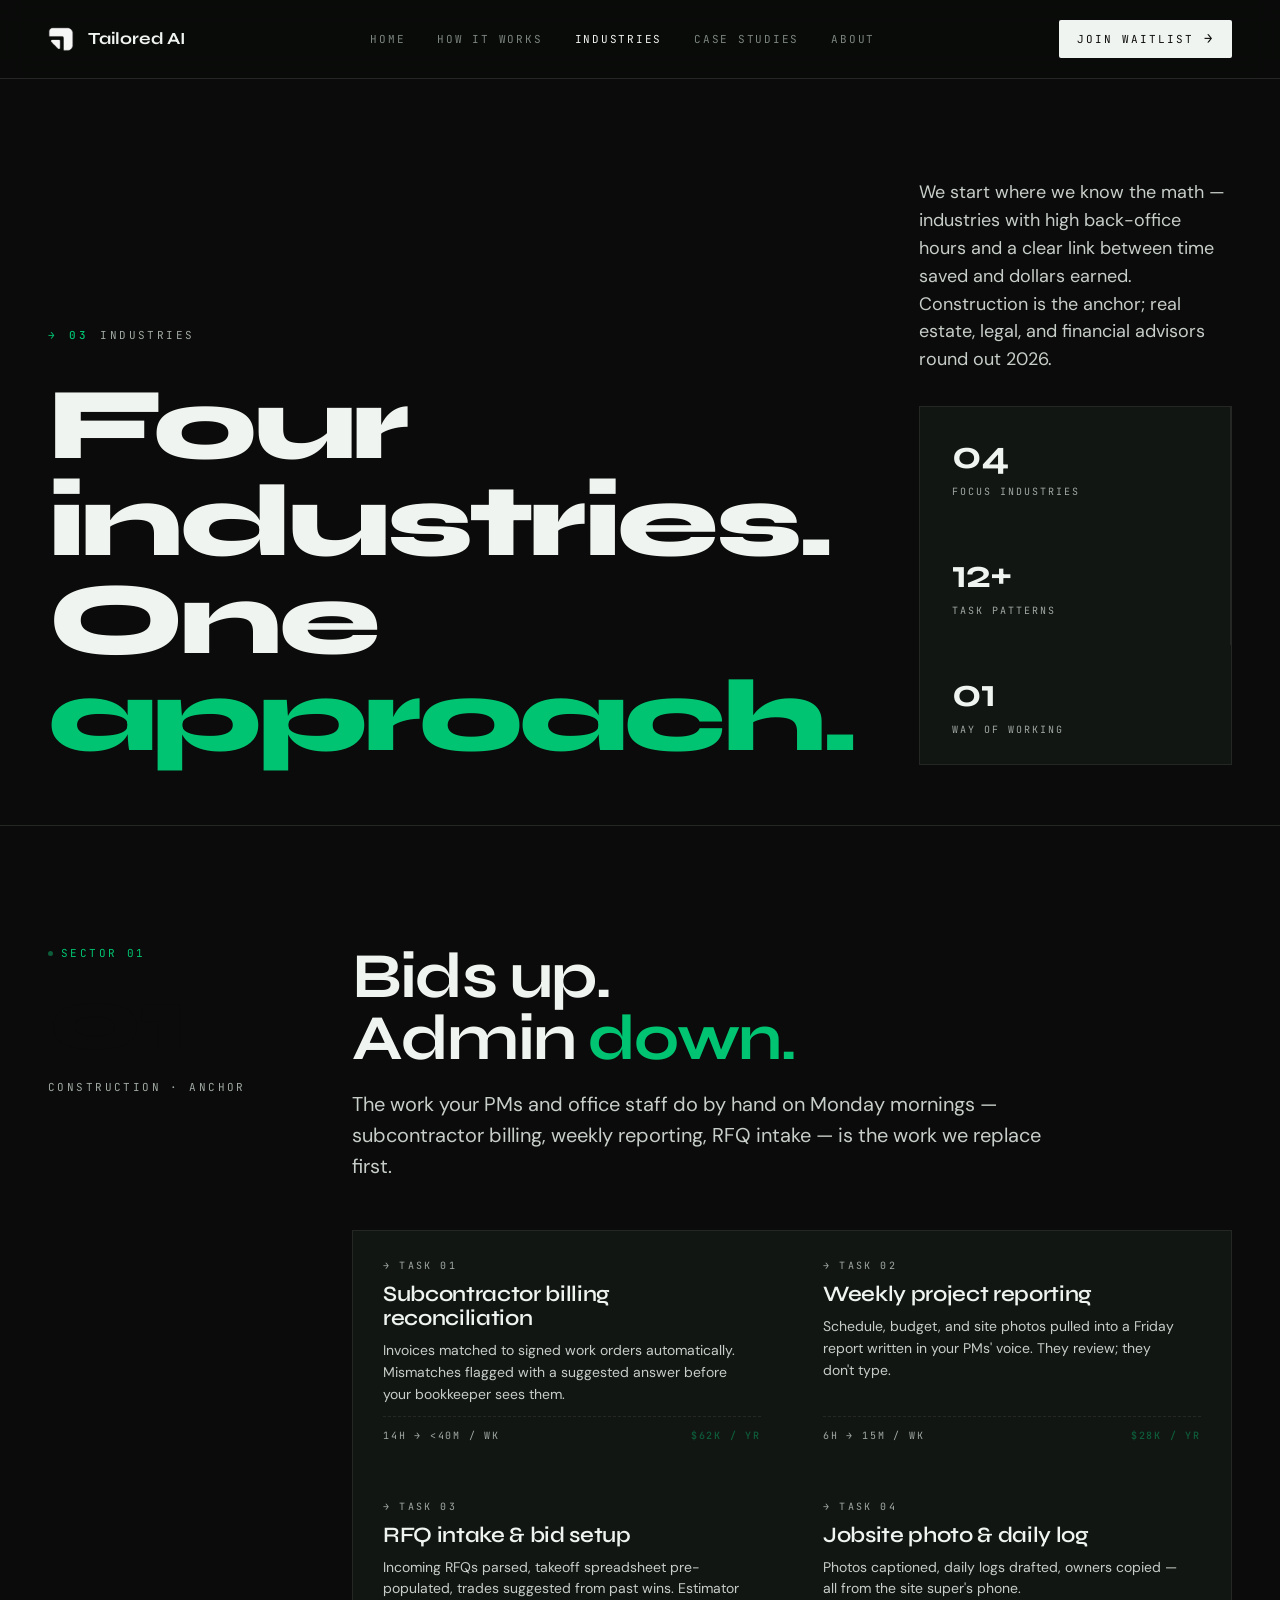
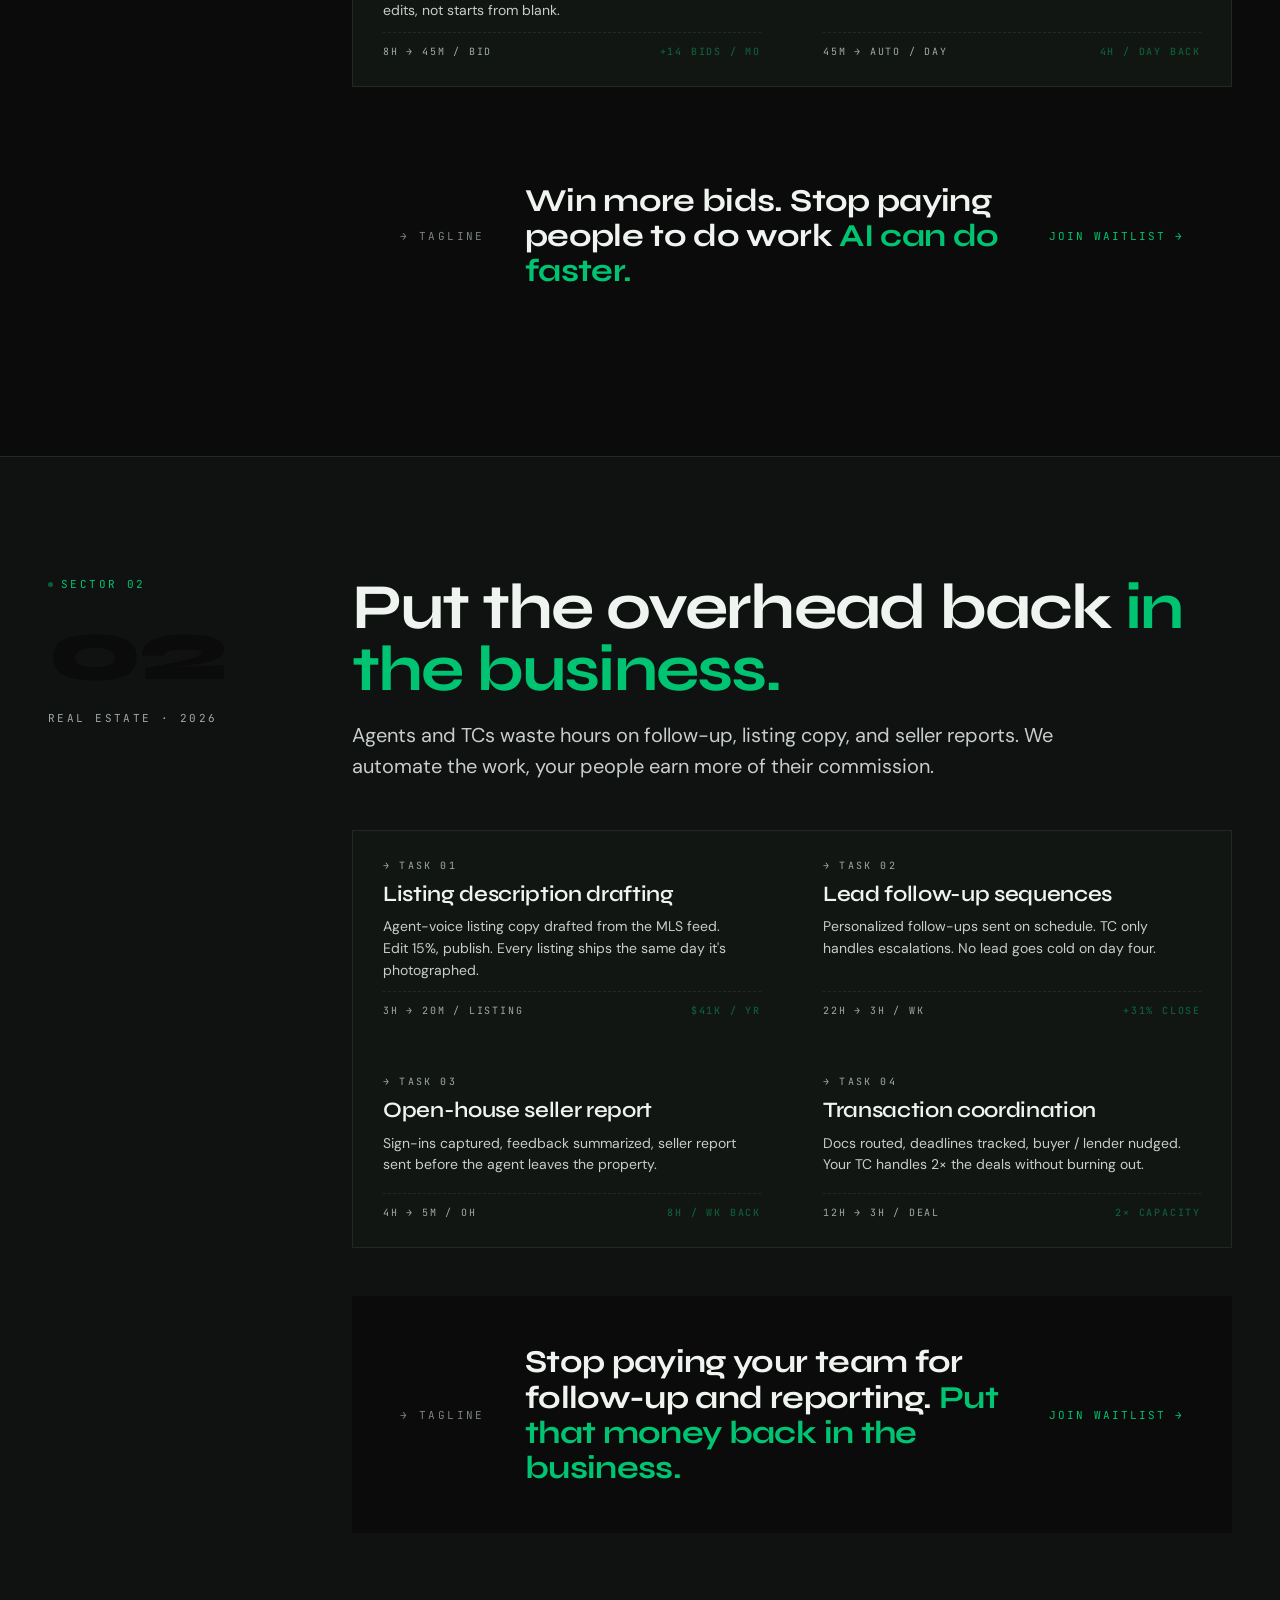
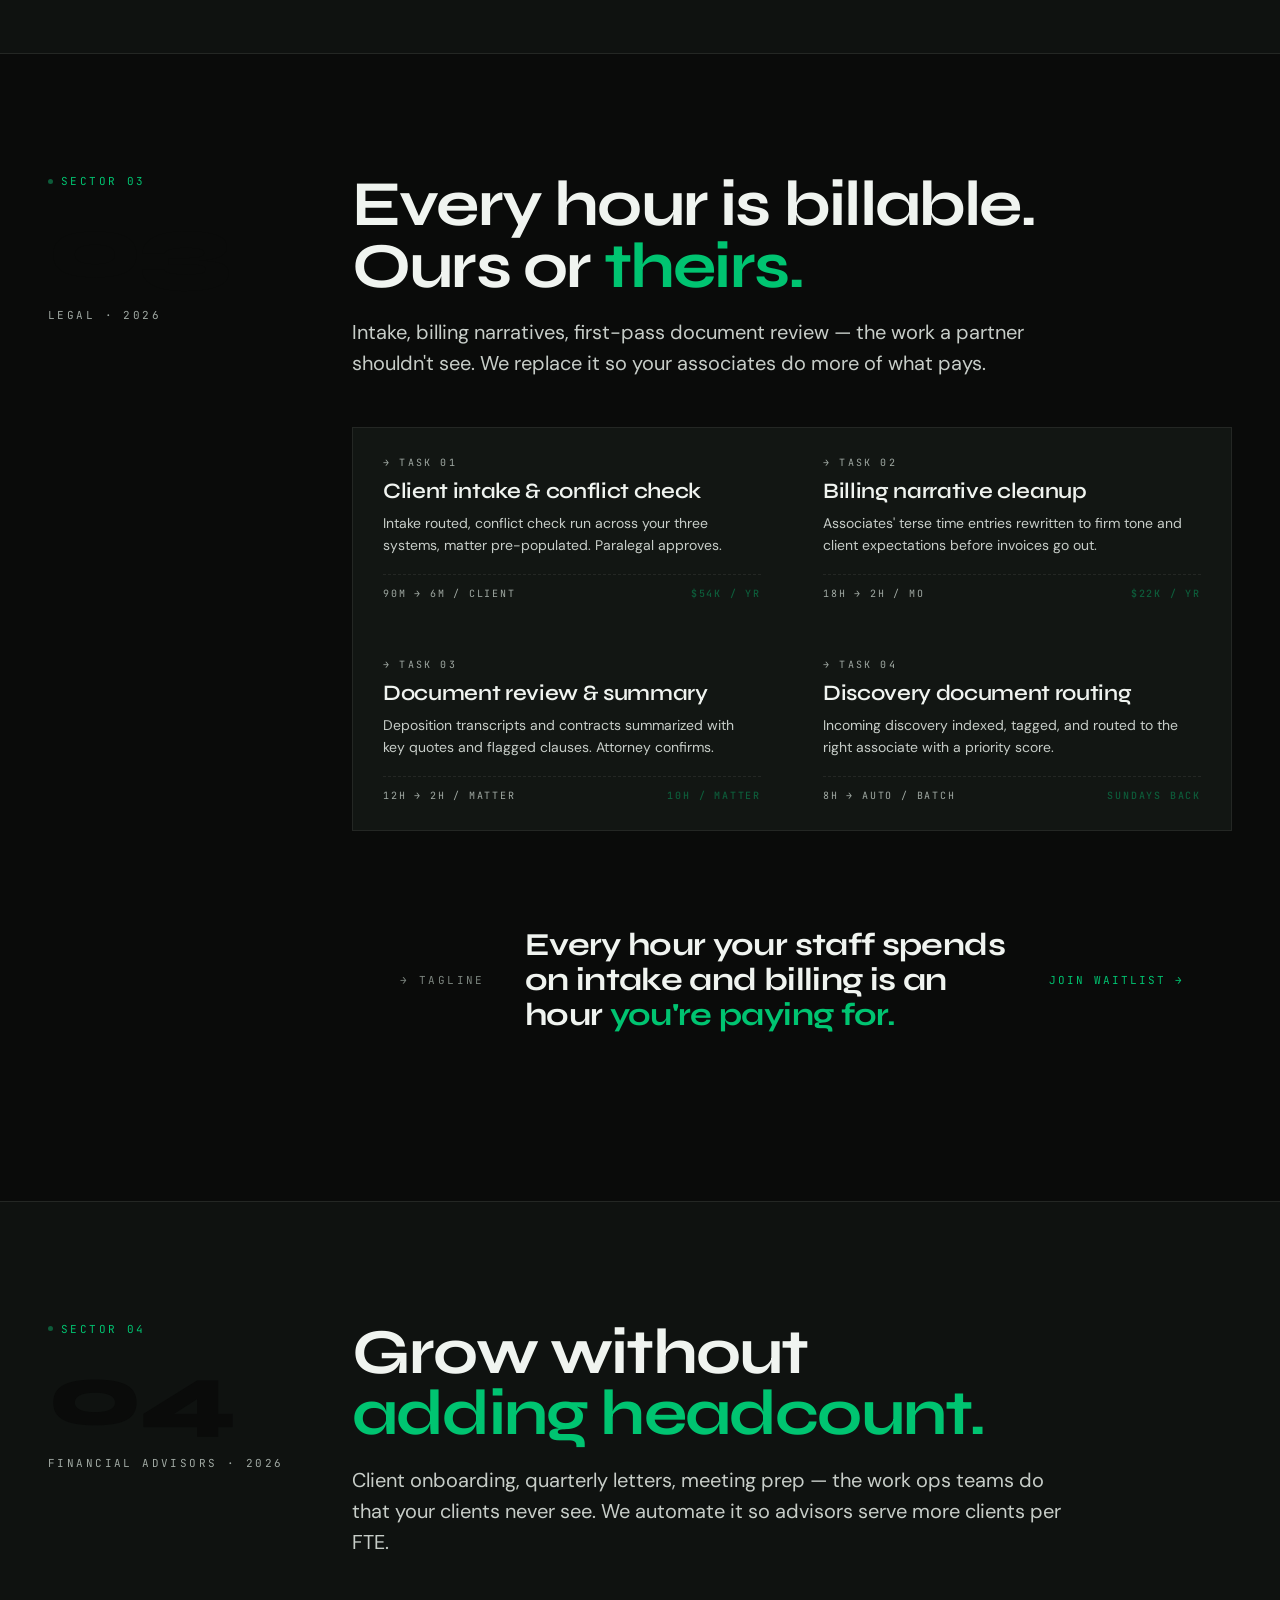
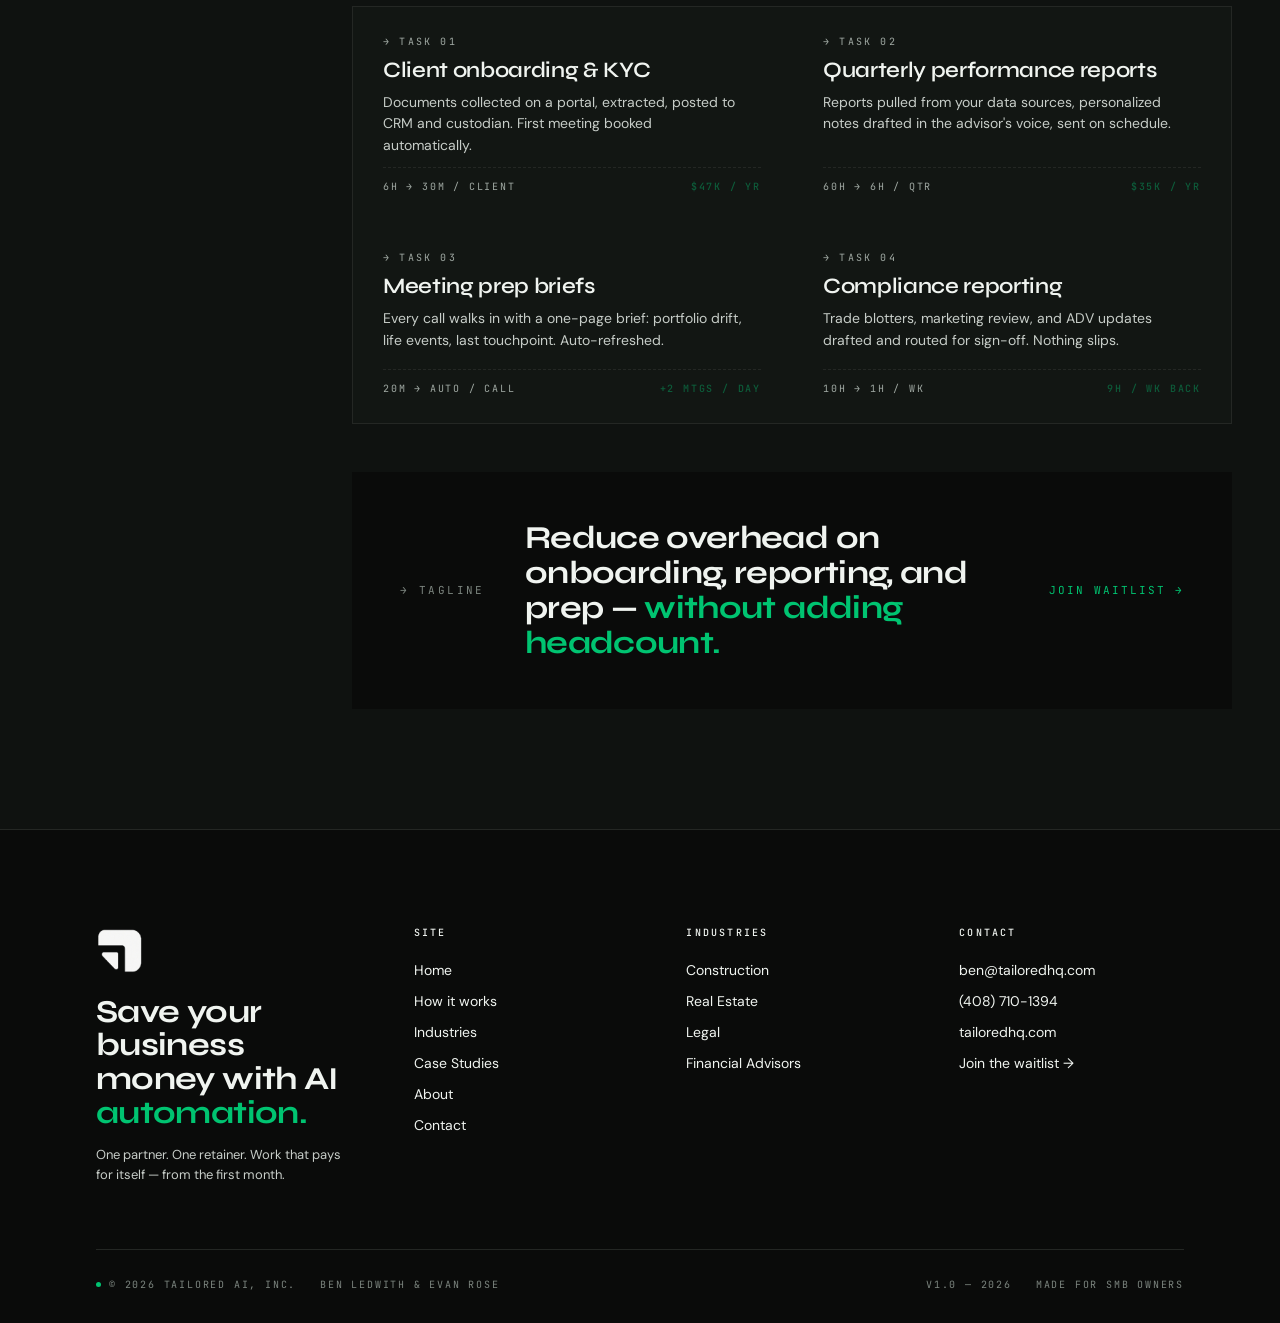
<file: Industries.html>
<!doctype html>
<html lang="en">
<head>
<meta charset="utf-8">
<meta name="viewport" content="width=device-width,initial-scale=1">
<title>Industries — Tailored AI</title>
<link rel="preconnect" href="https://fonts.googleapis.com">
<link rel="preconnect" href="https://fonts.gstatic.com" crossorigin>
<link href="https://fonts.googleapis.com/css2?family=Syne:wght@500;600;700;800&family=DM+Sans:wght@400;500;600&family=JetBrains+Mono:wght@400;500&display=swap" rel="stylesheet">
<link rel="stylesheet" href="styles/site.css?v=5">
<link rel="stylesheet" href="styles/dark-override.css?v=1">
<style>
  .page-hero{background:var(--off-white);padding:80px 48px 60px;border-bottom:1px solid var(--rule)}
  .page-hero-inner{max-width:1360px;margin:0 auto;display:grid;grid-template-columns:1fr 1fr;gap:64px;align-items:end}
  .page-hero h1{font-family:'Syne',sans-serif;font-weight:800;font-size:clamp(64px,8vw,124px);line-height:.95;letter-spacing:-.035em}
  .page-hero h1 em{font-style:normal;color:var(--forest)}
  .page-hero p{font-size:18px;line-height:1.55;color:var(--text-muted);max-width:46ch;margin-top:20px}

  .ind{padding:120px 48px;border-bottom:1px solid var(--rule)}
  .ind:nth-of-type(even){background:var(--pure-white)}
  .ind:nth-of-type(odd){background:var(--off-white)}
  .ind-wrap{max-width:1360px;margin:0 auto;display:grid;grid-template-columns:240px 1fr;gap:64px;align-items:start}
  .ind-meta{position:sticky;top:96px;display:flex;flex-direction:column;gap:16px}
  .ind-meta .im-n{font-family:'Syne',sans-serif;font-weight:800;font-size:88px;line-height:1;letter-spacing:-.035em;color:var(--near-black)}
  .ind-meta .im-tag{font-family:'JetBrains Mono',monospace;font-size:11px;letter-spacing:.22em;text-transform:uppercase;color:var(--forest);display:flex;align-items:center;gap:8px}
  .ind-meta .im-tag .dot{width:5px;height:5px;background:var(--forest);border-radius:50%}
  .ind-main h2{font-family:'Syne',sans-serif;font-weight:700;font-size:64px;letter-spacing:-.028em;line-height:.96;color:var(--near-black);max-width:18ch;margin-bottom:20px}
  .ind-main h2 em{font-style:normal;color:var(--forest)}
  .ind-main .lede{font-size:20px;line-height:1.55;color:var(--charcoal);max-width:52ch;margin-bottom:48px}
  .ind-tasks{
    display:grid;grid-template-columns:repeat(2,1fr);gap:2px;background:var(--rule);
    border:1px solid var(--rule);
  }
  .ind-tasks > div{background:var(--pure-white);padding:28px 30px;display:flex;flex-direction:column;gap:10px;min-height:200px}
  .ind-tasks .it-lbl{font-family:'JetBrains Mono',monospace;font-size:10px;letter-spacing:.22em;text-transform:uppercase;color:var(--forest)}
  .ind-tasks h4{font-family:'Syne',sans-serif;font-weight:600;font-size:22px;letter-spacing:-.015em;color:var(--near-black);line-height:1.1}
  .ind-tasks p{font-size:14px;line-height:1.55;color:var(--text-muted);max-width:36ch}
  .ind-tasks .it-num{margin-top:auto;display:flex;justify-content:space-between;padding-top:12px;border-top:1px dashed var(--rule);font-family:'JetBrains Mono',monospace;font-size:10px;letter-spacing:.18em;text-transform:uppercase;color:var(--text-muted)}
  .ind-tasks .it-num b{color:var(--forest);font-weight:500}

  .ind-oneliner{
    background:var(--near-black);color:var(--soft-white);padding:48px;margin-top:48px;
    display:grid;grid-template-columns:auto 1fr auto;gap:40px;align-items:center;
  }
  .ind-oneliner .io-q{font-family:'JetBrains Mono',monospace;font-size:11px;letter-spacing:.22em;color:#7c857f;text-transform:uppercase}
  .ind-oneliner .io-l{font-family:'Syne',sans-serif;font-weight:700;font-size:32px;letter-spacing:-.02em;line-height:1.1;color:var(--soft-white)}
  .ind-oneliner .io-l em{font-style:normal;color:var(--mint)}
  .ind-oneliner a{color:var(--mint);font-family:'JetBrains Mono',monospace;font-size:11px;letter-spacing:.18em;text-transform:uppercase;white-space:nowrap}

  @media (max-width:1100px){
    .page-hero-inner,.ind-wrap{grid-template-columns:1fr}
    .ind-meta{position:static}
    .ind-tasks{grid-template-columns:1fr}
    .ind-oneliner{grid-template-columns:1fr;padding:32px}
  }
</style>
</head>
<body data-page="industries">
<div class="site">
  <div data-slot="nav"></div>

  <section class="page-hero">
    <div class="page-hero-inner">
      <div>
        <span class="eyebrow"><span class="num">03</span> Industries</span>
        <h1 style="margin-top:32px">Four industries.<br>One <em>approach.</em></h1>
      </div>
      <div>
        <p>We start where we know the math — industries with high back-office hours and a clear link between time saved and dollars earned. Construction is the anchor; real estate, legal, and financial advisors round out 2026.</p>
        <div class="tickline" style="margin-top:32px">
          <div><div class="tl-num" style="font-family:'Syne',sans-serif;font-weight:700;font-size:40px">04</div><div class="tl-label">Focus industries</div></div>
          <div><div class="tl-num" style="font-family:'Syne',sans-serif;font-weight:700;font-size:40px">12+</div><div class="tl-label">Task patterns</div></div>
          <div><div class="tl-num" style="font-family:'Syne',sans-serif;font-weight:700;font-size:40px">01</div><div class="tl-label">Way of working</div></div>
        </div>
      </div>
    </div>
  </section>

  <!-- Construction -->
  <section class="ind" id="construction">
    <div class="ind-wrap">
      <div class="ind-meta">
        <div class="im-tag"><span class="dot"></span><span>Sector 01</span></div>
        <div class="im-n">01</div>
        <span class="mono" style="color:var(--text-muted)">Construction · anchor</span>
      </div>
      <div class="ind-main">
        <h2>Bids up.<br>Admin <em>down.</em></h2>
        <p class="lede">The work your PMs and office staff do by hand on Monday mornings — subcontractor billing, weekly reporting, RFQ intake — is the work we replace first.</p>

        <div class="ind-tasks">
          <div>
            <span class="it-lbl">→ Task 01</span>
            <h4>Subcontractor billing reconciliation</h4>
            <p>Invoices matched to signed work orders automatically. Mismatches flagged with a suggested answer before your bookkeeper sees them.</p>
            <div class="it-num"><span>14h → &lt;40m / wk</span><b>$62k / yr</b></div>
          </div>
          <div>
            <span class="it-lbl">→ Task 02</span>
            <h4>Weekly project reporting</h4>
            <p>Schedule, budget, and site photos pulled into a Friday report written in your PMs' voice. They review; they don't type.</p>
            <div class="it-num"><span>6h → 15m / wk</span><b>$28k / yr</b></div>
          </div>
          <div>
            <span class="it-lbl">→ Task 03</span>
            <h4>RFQ intake &amp; bid setup</h4>
            <p>Incoming RFQs parsed, takeoff spreadsheet pre-populated, trades suggested from past wins. Estimator edits, not starts from blank.</p>
            <div class="it-num"><span>8h → 45m / bid</span><b>+14 bids / mo</b></div>
          </div>
          <div>
            <span class="it-lbl">→ Task 04</span>
            <h4>Jobsite photo &amp; daily log</h4>
            <p>Photos captioned, daily logs drafted, owners copied — all from the site super's phone.</p>
            <div class="it-num"><span>45m → auto / day</span><b>4h / day back</b></div>
          </div>
        </div>

        <div class="ind-oneliner">
          <span class="io-q">→ Tagline</span>
          <span class="io-l">Win more bids. Stop paying people to do work <em>AI can do faster.</em></span>
          <a href="Contact.html">Join waitlist →</a>
        </div>
      </div>
    </div>
  </section>

  <!-- Real Estate -->
  <section class="ind" id="real-estate">
    <div class="ind-wrap">
      <div class="ind-meta">
        <div class="im-tag"><span class="dot"></span><span>Sector 02</span></div>
        <div class="im-n">02</div>
        <span class="mono" style="color:var(--text-muted)">Real Estate · 2026</span>
      </div>
      <div class="ind-main">
        <h2>Put the overhead back <em>in the business.</em></h2>
        <p class="lede">Agents and TCs waste hours on follow-up, listing copy, and seller reports. We automate the work, your people earn more of their commission.</p>
        <div class="ind-tasks">
          <div>
            <span class="it-lbl">→ Task 01</span>
            <h4>Listing description drafting</h4>
            <p>Agent-voice listing copy drafted from the MLS feed. Edit 15%, publish. Every listing ships the same day it's photographed.</p>
            <div class="it-num"><span>3h → 20m / listing</span><b>$41k / yr</b></div>
          </div>
          <div>
            <span class="it-lbl">→ Task 02</span>
            <h4>Lead follow-up sequences</h4>
            <p>Personalized follow-ups sent on schedule. TC only handles escalations. No lead goes cold on day four.</p>
            <div class="it-num"><span>22h → 3h / wk</span><b>+31% close</b></div>
          </div>
          <div>
            <span class="it-lbl">→ Task 03</span>
            <h4>Open-house seller report</h4>
            <p>Sign-ins captured, feedback summarized, seller report sent before the agent leaves the property.</p>
            <div class="it-num"><span>4h → 5m / OH</span><b>8h / wk back</b></div>
          </div>
          <div>
            <span class="it-lbl">→ Task 04</span>
            <h4>Transaction coordination</h4>
            <p>Docs routed, deadlines tracked, buyer / lender nudged. Your TC handles 2× the deals without burning out.</p>
            <div class="it-num"><span>12h → 3h / deal</span><b>2× capacity</b></div>
          </div>
        </div>
        <div class="ind-oneliner">
          <span class="io-q">→ Tagline</span>
          <span class="io-l">Stop paying your team for follow-up and reporting. <em>Put that money back in the business.</em></span>
          <a href="Contact.html">Join waitlist →</a>
        </div>
      </div>
    </div>
  </section>

  <!-- Legal -->
  <section class="ind" id="legal">
    <div class="ind-wrap">
      <div class="ind-meta">
        <div class="im-tag"><span class="dot"></span><span>Sector 03</span></div>
        <div class="im-n">03</div>
        <span class="mono" style="color:var(--text-muted)">Legal · 2026</span>
      </div>
      <div class="ind-main">
        <h2>Every hour is billable.<br>Ours or <em>theirs.</em></h2>
        <p class="lede">Intake, billing narratives, first-pass document review — the work a partner shouldn't see. We replace it so your associates do more of what pays.</p>
        <div class="ind-tasks">
          <div>
            <span class="it-lbl">→ Task 01</span>
            <h4>Client intake &amp; conflict check</h4>
            <p>Intake routed, conflict check run across your three systems, matter pre-populated. Paralegal approves.</p>
            <div class="it-num"><span>90m → 6m / client</span><b>$54k / yr</b></div>
          </div>
          <div>
            <span class="it-lbl">→ Task 02</span>
            <h4>Billing narrative cleanup</h4>
            <p>Associates' terse time entries rewritten to firm tone and client expectations before invoices go out.</p>
            <div class="it-num"><span>18h → 2h / mo</span><b>$22k / yr</b></div>
          </div>
          <div>
            <span class="it-lbl">→ Task 03</span>
            <h4>Document review &amp; summary</h4>
            <p>Deposition transcripts and contracts summarized with key quotes and flagged clauses. Attorney confirms.</p>
            <div class="it-num"><span>12h → 2h / matter</span><b>10h / matter</b></div>
          </div>
          <div>
            <span class="it-lbl">→ Task 04</span>
            <h4>Discovery document routing</h4>
            <p>Incoming discovery indexed, tagged, and routed to the right associate with a priority score.</p>
            <div class="it-num"><span>8h → auto / batch</span><b>Sundays back</b></div>
          </div>
        </div>
        <div class="ind-oneliner">
          <span class="io-q">→ Tagline</span>
          <span class="io-l">Every hour your staff spends on intake and billing is an hour <em>you're paying for.</em></span>
          <a href="Contact.html">Join waitlist →</a>
        </div>
      </div>
    </div>
  </section>

  <!-- Financial -->
  <section class="ind" id="financial">
    <div class="ind-wrap">
      <div class="ind-meta">
        <div class="im-tag"><span class="dot"></span><span>Sector 04</span></div>
        <div class="im-n">04</div>
        <span class="mono" style="color:var(--text-muted)">Financial Advisors · 2026</span>
      </div>
      <div class="ind-main">
        <h2>Grow without<br><em>adding headcount.</em></h2>
        <p class="lede">Client onboarding, quarterly letters, meeting prep — the work ops teams do that your clients never see. We automate it so advisors serve more clients per FTE.</p>
        <div class="ind-tasks">
          <div>
            <span class="it-lbl">→ Task 01</span>
            <h4>Client onboarding &amp; KYC</h4>
            <p>Documents collected on a portal, extracted, posted to CRM and custodian. First meeting booked automatically.</p>
            <div class="it-num"><span>6h → 30m / client</span><b>$47k / yr</b></div>
          </div>
          <div>
            <span class="it-lbl">→ Task 02</span>
            <h4>Quarterly performance reports</h4>
            <p>Reports pulled from your data sources, personalized notes drafted in the advisor's voice, sent on schedule.</p>
            <div class="it-num"><span>60h → 6h / qtr</span><b>$35k / yr</b></div>
          </div>
          <div>
            <span class="it-lbl">→ Task 03</span>
            <h4>Meeting prep briefs</h4>
            <p>Every call walks in with a one-page brief: portfolio drift, life events, last touchpoint. Auto-refreshed.</p>
            <div class="it-num"><span>20m → auto / call</span><b>+2 mtgs / day</b></div>
          </div>
          <div>
            <span class="it-lbl">→ Task 04</span>
            <h4>Compliance reporting</h4>
            <p>Trade blotters, marketing review, and ADV updates drafted and routed for sign-off. Nothing slips.</p>
            <div class="it-num"><span>10h → 1h / wk</span><b>9h / wk back</b></div>
          </div>
        </div>
        <div class="ind-oneliner">
          <span class="io-q">→ Tagline</span>
          <span class="io-l">Reduce overhead on onboarding, reporting, and prep — <em>without adding headcount.</em></span>
          <a href="Contact.html">Join waitlist →</a>
        </div>
      </div>
    </div>
  </section>

  <div data-slot="footer"></div>
</div>
<script src="scripts/site.js?v=4"></script>
</body>
</html>
</file>
<file: styles/site.css>
/* Tailored AI — shared site styles */
:root{
  --near-black:#0A0B0A;
  --charcoal:#1C1C1C;
  --forest:#0D5C3A;
  --navy:#0B3D6B;
  --mint:#00C471;
  --off-white:#F6F8F6;
  --pure-white:#FFFFFF;
  --soft-white:#F0F4F0;
  --gray-green:#E2E8E2;
  --text-muted:#5A6360;
  --rule:#d9dfd9;
  --rule-dark:#242724;
  --accent:var(--forest);
  --accent-bright:var(--mint);
}
*{box-sizing:border-box;margin:0;padding:0}
html{scroll-behavior:smooth}
html,body{background:var(--off-white);color:var(--charcoal);font-family:'DM Sans',system-ui,sans-serif;-webkit-font-smoothing:antialiased;text-rendering:optimizeLegibility}
a{color:inherit;text-decoration:none}
img{display:block;max-width:100%}
button{font:inherit;cursor:pointer;border:none;background:none;color:inherit}
input{font:inherit;color:inherit}

/* ---------- TYPE ---------- */
h1,h2,h3,h4{font-family:'Syne',sans-serif;font-weight:700;letter-spacing:-.025em;line-height:1;color:inherit}
.display{font-family:'Syne',sans-serif;font-weight:800;letter-spacing:-.035em;line-height:.95}
.mono{font-family:'JetBrains Mono',monospace;font-size:11px;letter-spacing:.22em;text-transform:uppercase}
.eyebrow{
  font-family:'JetBrains Mono',monospace;font-size:11px;letter-spacing:.22em;text-transform:uppercase;
  color:var(--text-muted);display:inline-flex;align-items:center;gap:12px;
}
.eyebrow .num{color:var(--accent);font-weight:500}
.eyebrow::before{content:"→";color:var(--accent);font-weight:500}
.dark .eyebrow{color:#7c857f}
.dark .eyebrow .num,.dark .eyebrow::before{color:var(--accent-bright)}

/* ---------- PAGE CHROME ---------- */
.site{min-height:100vh;display:flex;flex-direction:column}

/* NAV */
.nav{
  position:sticky;top:0;z-index:50;
  display:grid;grid-template-columns:auto 1fr auto;align-items:center;justify-items:start;
  padding:20px 48px;gap:48px;
  background:rgba(246,248,246,.86);backdrop-filter:blur(14px);-webkit-backdrop-filter:blur(14px);
  border-bottom:1px solid var(--rule);
}
.nav-cta{justify-self:end}
.nav.dark{background:rgba(10,11,10,.82);border-bottom:1px solid var(--rule-dark);color:var(--soft-white)}
.nav-brand{display:flex;align-items:center;gap:14px}
.nav-brand img{width:26px;height:auto}
.nav.dark .nav-brand img{filter:invert(1)}
.nav-brand .wm{font-family:'Syne',sans-serif;font-weight:700;font-size:17px;letter-spacing:-.01em}
.nav-links{display:flex;gap:4px;justify-content:center;justify-self:center}
.nav-links a{
  font-family:'JetBrains Mono',monospace;font-size:11px;letter-spacing:.16em;text-transform:uppercase;
  padding:10px 14px;color:var(--text-muted);border-radius:2px;transition:color .2s;
}
.nav-links a:hover,.nav-links a.active{color:var(--near-black)}
.nav.dark .nav-links a{color:#7c857f}
.nav.dark .nav-links a:hover,.nav.dark .nav-links a.active{color:var(--soft-white)}
.nav-cta{
  font-family:'JetBrains Mono',monospace;font-size:11px;letter-spacing:.18em;text-transform:uppercase;
  background:var(--near-black);color:var(--soft-white);padding:11px 18px;border-radius:2px;
  display:inline-flex;align-items:center;gap:10px;transition:background .2s;
  white-space:nowrap;
}
.nav-cta:hover{background:var(--forest)}
.nav.dark .nav-cta{background:var(--soft-white);color:var(--near-black)}
.nav.dark .nav-cta:hover{background:var(--mint)}
.nav-cta .arrow{font-size:14px;margin-top:-2px}

/* CONTAINER */
.wrap{max-width:1360px;margin:0 auto;padding:0 48px;width:100%}
.wrap-tight{max-width:1120px;margin:0 auto;padding:0 48px;width:100%}

/* SECTION HEADER */
.sec-head{
  display:grid;grid-template-columns:220px 1fr;gap:56px;align-items:end;
  padding-bottom:40px;border-bottom:1px solid var(--rule);margin-bottom:64px;
}
.sec-head.dark{border-color:var(--rule-dark)}
.sec-head .sh-meta{display:flex;flex-direction:column;gap:14px}
.sec-head h2{font-size:64px;line-height:.98;letter-spacing:-.028em;font-weight:700;max-width:22ch}
.sec-head p{font-size:17px;line-height:1.55;color:var(--text-muted);max-width:44ch;margin-top:14px}
.dark .sec-head p{color:#a0a9a3}

/* ---------- BUTTONS ---------- */
.btn{
  display:inline-flex;align-items:center;gap:14px;
  padding:16px 24px;border-radius:2px;
  font-family:'JetBrains Mono',monospace;font-size:12px;letter-spacing:.18em;text-transform:uppercase;
  transition:background .2s,color .2s,transform .2s;
  white-space:nowrap;
}
.btn:hover{transform:translateY(-1px)}
.btn-primary{background:var(--near-black);color:var(--soft-white)}
.btn-primary:hover{background:var(--forest)}
.dark .btn-primary{background:var(--soft-white);color:var(--near-black)}
.dark .btn-primary:hover{background:var(--mint);color:var(--near-black)}
.btn-ghost{color:inherit;border:1px solid var(--rule)}
.dark .btn-ghost{border-color:var(--rule-dark)}
.btn-ghost:hover{border-color:currentColor}
.btn .arrow{font-family:'Syne',sans-serif;font-weight:700;font-size:16px;letter-spacing:0;margin-top:-1px}

/* ---------- FOOTER ---------- */
.footer{
  background:var(--near-black);color:var(--soft-white);
  padding:96px 48px 32px;margin-top:120px;
}
.footer-top{
  display:grid;grid-template-columns:1.2fr 1fr 1fr 1fr;gap:48px;
  padding-bottom:64px;border-bottom:1px solid var(--rule-dark);
}
.footer-brand img{width:48px;filter:invert(1);margin-bottom:20px}
.footer-brand h3{font-size:32px;line-height:1.05;letter-spacing:-.02em;max-width:14ch;margin-bottom:16px}
.footer-brand h3 em{font-style:normal;color:var(--mint)}
.footer-brand p{font-size:13px;color:#a0a9a3;max-width:28ch;line-height:1.55}
.footer-col h5{
  font-family:'JetBrains Mono',monospace;font-size:10px;letter-spacing:.22em;text-transform:uppercase;
  color:#7c857f;margin-bottom:20px;font-weight:500;
}
.footer-col ul{list-style:none;display:flex;flex-direction:column;gap:10px}
.footer-col a{font-size:14px;color:var(--soft-white);transition:color .2s}
.footer-col a:hover{color:var(--mint)}
.footer-bot{
  display:flex;justify-content:space-between;align-items:center;
  padding-top:28px;
  font-family:'JetBrains Mono',monospace;font-size:10px;letter-spacing:.18em;text-transform:uppercase;color:#7c857f;
}
.footer-bot .glyphs{display:flex;gap:24px}
.footer-bot .glyphs span{display:flex;align-items:center;gap:8px}
.footer-bot .glyphs .dot{width:5px;height:5px;background:var(--mint);border-radius:50%;display:inline-block}

/* ---------- SHARED BLOCKS ---------- */
hr.rule{border:0;border-top:1px solid var(--rule);margin:80px 0}
.dark hr.rule{border-color:var(--rule-dark)}

.tickline{
  display:grid;grid-template-columns:repeat(auto-fit,minmax(200px,1fr));
  border:1px solid var(--rule);background:var(--pure-white);
}
.tickline > div{padding:28px 32px;border-right:1px solid var(--rule)}
.tickline > div:last-child{border-right:0}
.tickline .tl-num{font-family:'Syne',sans-serif;font-weight:700;font-size:40px;letter-spacing:-.02em;color:var(--near-black);line-height:1}
.tickline .tl-label{font-family:'JetBrains Mono',monospace;font-size:10px;letter-spacing:.2em;text-transform:uppercase;color:var(--text-muted);margin-top:10px}

/* Grid helpers */
.g2{display:grid;grid-template-columns:1fr 1fr;gap:40px}
.g3{display:grid;grid-template-columns:repeat(3,1fr);gap:32px}
.g4{display:grid;grid-template-columns:repeat(4,1fr);gap:24px}

/* Hairline marginal labels */
.marginal{
  font-family:'JetBrains Mono',monospace;font-size:10px;letter-spacing:.2em;text-transform:uppercase;color:var(--text-muted);
  display:flex;align-items:center;gap:14px;
}
.marginal::before,.marginal::after{content:"";flex:1;height:1px;background:var(--rule)}
.dark .marginal{color:#7c857f}
.dark .marginal::before,.dark .marginal::after{background:var(--rule-dark)}

/* Tweaks panel */
.tweaks{
  position:fixed;right:24px;bottom:24px;z-index:100;
  background:var(--pure-white);border:1px solid var(--rule);border-radius:2px;
  padding:20px 22px;width:280px;box-shadow:0 12px 40px rgba(10,11,10,.12);
  display:none;flex-direction:column;gap:16px;color:var(--charcoal);
}
.tweaks.active{display:flex}
.tweaks h6{
  font-family:'JetBrains Mono',monospace;font-size:10px;letter-spacing:.22em;text-transform:uppercase;
  color:var(--text-muted);font-weight:500;display:flex;justify-content:space-between;align-items:center;
}
.tweaks h6 .dot{width:5px;height:5px;background:var(--mint);border-radius:50%;display:inline-block;animation:pulse 2s infinite}
@keyframes pulse{0%,100%{opacity:1}50%{opacity:.3}}
.tweak-row{display:flex;flex-direction:column;gap:8px}
.tweak-row label{font-size:12px;font-weight:500;color:var(--near-black)}
.tweak-opts{display:flex;gap:4px;flex-wrap:wrap}
.tweak-opts button{
  padding:7px 10px;border:1px solid var(--rule);border-radius:2px;
  font-family:'JetBrains Mono',monospace;font-size:10px;letter-spacing:.1em;text-transform:uppercase;
  background:var(--pure-white);color:var(--text-muted);
}
.tweak-opts button.on{background:var(--near-black);color:var(--soft-white);border-color:var(--near-black)}

/* Reveal on scroll */
.reveal{opacity:0;transform:translateY(20px);transition:opacity .8s ease,transform .8s ease}
.reveal.in{opacity:1;transform:translateY(0)}

/* responsive guardrail */
@media (max-width:980px){
  .sec-head{grid-template-columns:1fr;gap:24px}
  .g2,.g3,.g4{grid-template-columns:1fr}
  .footer-top{grid-template-columns:1fr 1fr}
  .nav{grid-template-columns:auto 1fr auto;gap:16px;padding:16px 24px}
  .nav-links{display:none}
  .nav-cta{justify-self:end}
  .wrap,.wrap-tight{padding:0 24px}
}
</file>
<file: styles/dark-override.css>
/* === FULL-DARK MODE — overrides for all pages === */
:root{
  --near-black:#0A0B0A;
  --charcoal:#E6EAE6;
  --off-white:#0A0B0A;
  --pure-white:#0F1210;
  --soft-white:#F0F4F0;
  --gray-green:#1a1d1a;
  --text-muted:#a0a9a3;
  --rule:#242724;
  --rule-dark:#242724;
}
html,body{background:#0A0B0A;color:#E6EAE6}
/* Nav always dark */
.nav{background:rgba(10,11,10,.82)!important;border-bottom:1px solid #242724!important;color:#F0F4F0}
.nav-brand img{filter:invert(1)}
.nav-links a{color:#7c857f}
.nav-links a:hover,.nav-links a.active{color:#F0F4F0}
.nav-cta{background:#F0F4F0;color:#0A0B0A}
.nav-cta:hover{background:#00C471;color:#0A0B0A}
/* Section backgrounds — any white/off-white surface becomes a dark layered panel */
section{color:#E6EAE6}
.proof,.how,.auto,.partner,.pricing,.faq,.timeline,.timeline2,.manifesto,.values,.cs-body,.cs-more,.cs-feat,.page-hero,.ind{
  background:#0A0B0A!important;color:#E6EAE6!important;border-color:#242724!important;
}
/* Alternating section hints via subtle dark panels */
.how{background:#0f1210!important}
.faq,.values,.cs-more,.manifesto,.timeline2{background:#0f1210!important}
.partner,.auto{background:#0A0B0A!important}
.ind:nth-of-type(odd){background:#0f1210!important}
.ind:nth-of-type(even){background:#0A0B0A!important}
/* Cards / tiles that used pure-white backgrounds */
.tickline,.tickline > div,.how-step,.auto-detail,.ind-tasks,.ind-tasks > div,
.pr-card,.v-cell,.cs-card,.cs-chart,.cs-hero-num,
.ca-block,.roi-col,.roi-col.out,.founder,.h-chart,.tl-aside,
.auto-detail .ad-compare > div{
  background:#121613!important;color:#E6EAE6!important;border-color:#242724!important;
}
.auto-list button{background:#0A0B0A!important;color:#E6EAE6!important;border-color:#242724!important}
.auto-list button:hover{background:#0f1210!important}
.auto-list .al-name{color:#F0F4F0!important}
.auto-list .al-num,.auto-list .al-ind{color:#a0a9a3!important}
/* Headings and large type */
h1,h2,h3,h4,h5,.display{color:#F0F4F0!important}
.proof-hero-num,.proof-num{color:#F0F4F0!important}
/* em accents: keep forest readable by swapping to mint on dark */
em{color:#00C471!important}
.hero[data-hero-ground="light"] h1 em,
.page-hero h1 em,
.cs-feat-left h2 em,
.cs-card h3 em,
.ind-main h2 em,
.tl-aside .tl-out b,
.faq summary .plus,
.ind-meta .im-tag,
.proof-tag,
.ad-tag,
.cs-feat-left .cs-id,
.cs-chart .cc-head b,
.tl-meta .tl-week,
.tl-aside li::before,
.tl-aside .tl-out b,
.v-cell .vc-n,
.ca-contact dt,
.founder .fp-role,
.eyebrow .num{color:#00C471!important}
.eyebrow::before{color:#00C471!important}
.eyebrow{color:#a0a9a3!important}
/* Rules */
hr.rule,.sec-head{border-color:#242724!important}
/* Muted text */
p,.proof-lbl,.tl-aside li,.tl-aside h5,.ind-main .lede,.manifesto p,
.v-cell p,.cs-card p,.founder p,.ca-aside p,.cs-body-wrap p,.success p,
.ct-hero-inner .sub p,.ind-tasks p,.how-step p,.auto-detail .ad-compare .adc-text,
.pr-card p,.faq details p,.t2-item p{color:#c7cdc8!important}
.proof-lbl,.it-lbl,.mono,.tl-label,.sec-head p,.fine,.hs-weeks,.adc-lbl,.ad-meta,
.roi-note,.hc-k,.rb-lbl,.pr-tag,.tl-aside .tl-out,.cs-body-wrap .pullnum{color:#a0a9a3!important}
/* Inputs and forms — already dark in contact; leave alone */
/* Light hero fallback should still feel dark */
.hero[data-hero-ground="light"]{background:#0A0B0A!important;color:#E6EAE6!important}
.hero[data-hero-ground="light"] .h-chart{background:#121613!important;border-color:#242724!important}
.hero[data-hero-ground="light"] h1{color:#F0F4F0!important}
.hero[data-hero-ground="light"] h1 em{color:#00C471!important}
.hero[data-hero-ground="light"] .btn-primary{background:#00C471;color:#0A0B0A}
.hero[data-hero-ground="light"] .btn-ghost{color:#F0F4F0;border-color:#242724}
/* Pricing already dark — keep */
/* Industry oneliner already dark — keep */
/* How-step hover */
.how-step:hover{background:#1a1d1a!important}
/* Tweaks panel — adapt to dark */
.tweaks{background:#121613;border-color:#242724;color:#E6EAE6}
.tweaks h6{color:#a0a9a3}
.tweak-row label{color:#F0F4F0}
.tweak-opts button{background:#0A0B0A;color:#a0a9a3;border-color:#242724}
.tweak-opts button.on{background:#00C471;color:#0A0B0A;border-color:#00C471}
/* Footer already dark — leave alone */
.footer{margin-top:0!important}
/* Chart grids */
.cs-chart svg g[stroke="#E2E8E2"] line{stroke:#242724!important}
/* Before/after compare — tint */
.auto-detail .ad-compare .before{background:#141110!important}
.auto-detail .ad-compare .after{background:#0f1a14!important}
.auto-detail .ad-compare .adc-num,.cs-card .csc-num .n,.tickline .tl-num{color:#F0F4F0!important}
.cs-card .csc-num .n{color:#00C471!important}
/* Field borders on forms */
.field input,.field select,.field textarea{border-color:#242724}
/* Misc accent overrides — swap forest green for mint for visibility */
.proof-hero-num em{color:#00C471!important}
.btn-primary{background:#F0F4F0;color:#0A0B0A}
.btn-primary:hover{background:#00C471;color:#0A0B0A}
.btn-ghost{color:#F0F4F0;border-color:#242724}
.btn-ghost:hover{border-color:#F0F4F0}
/* Footer brand: section is dark already */
</file>
